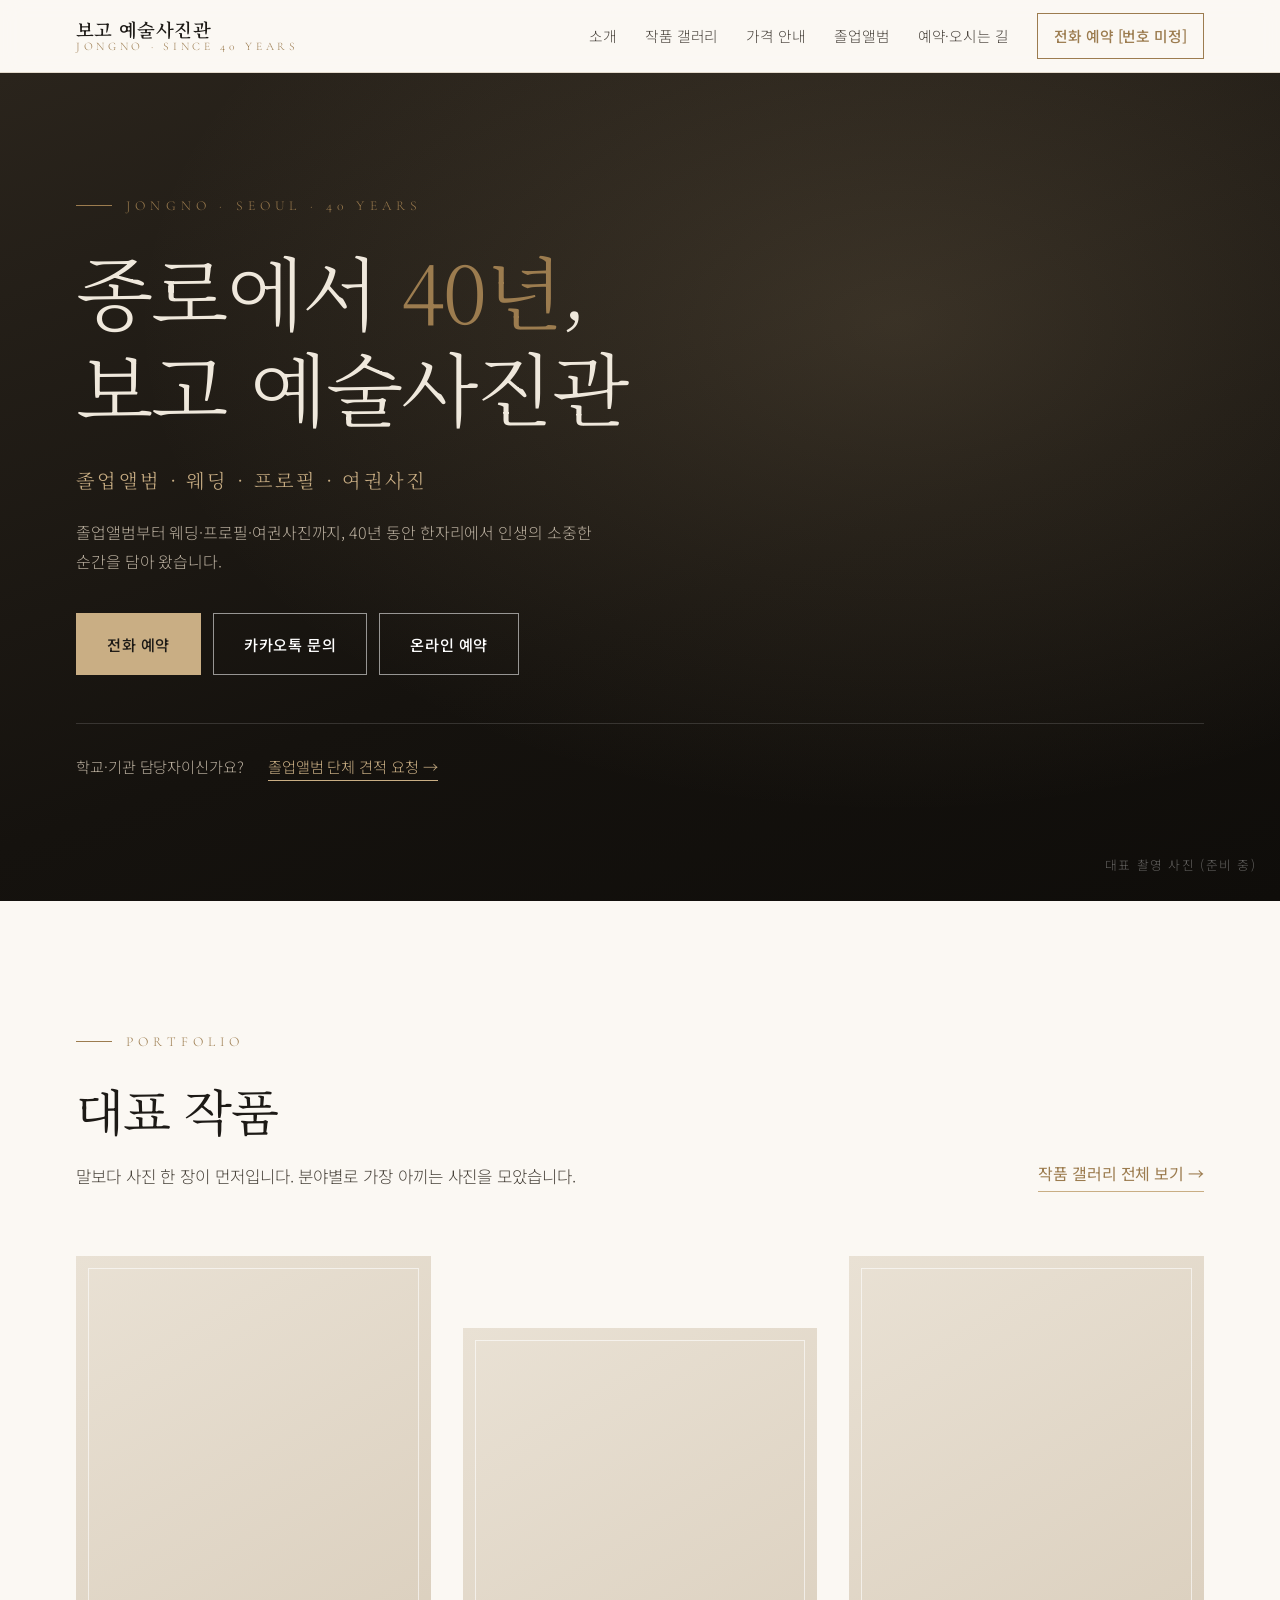
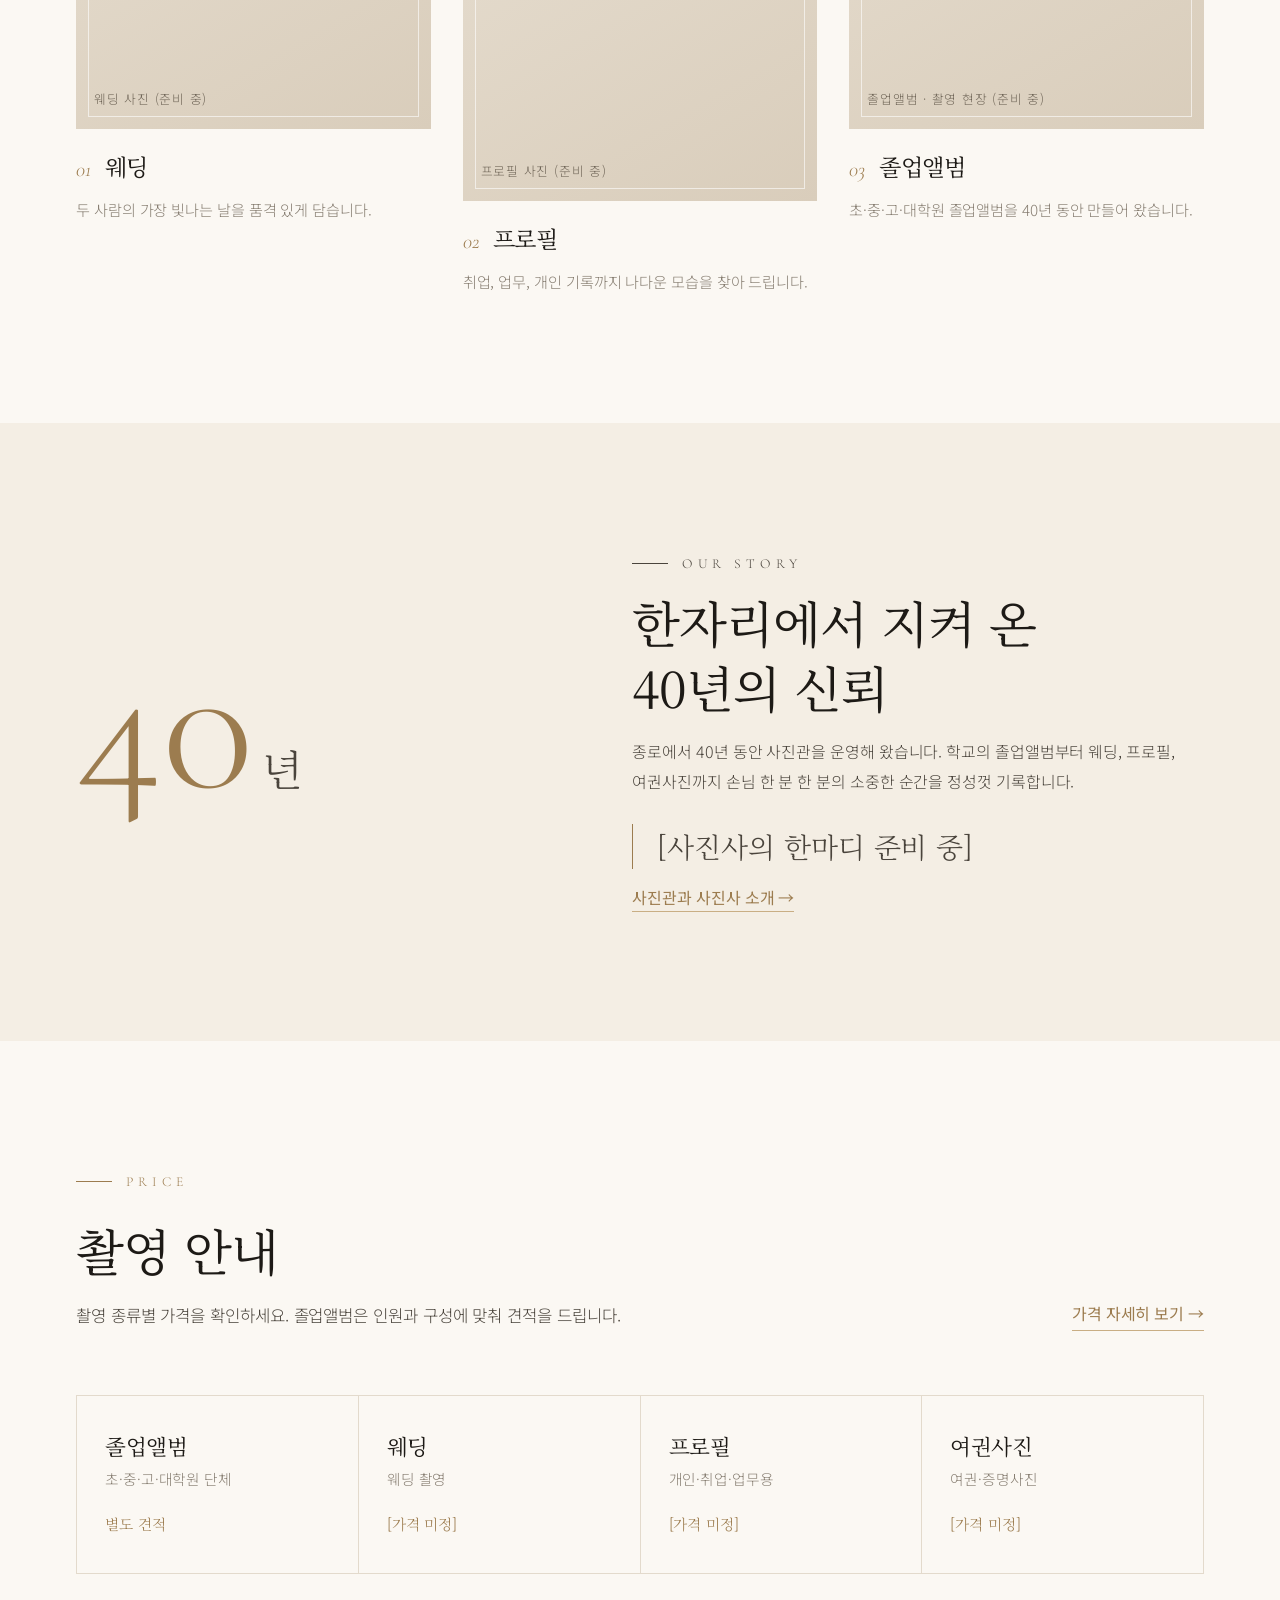
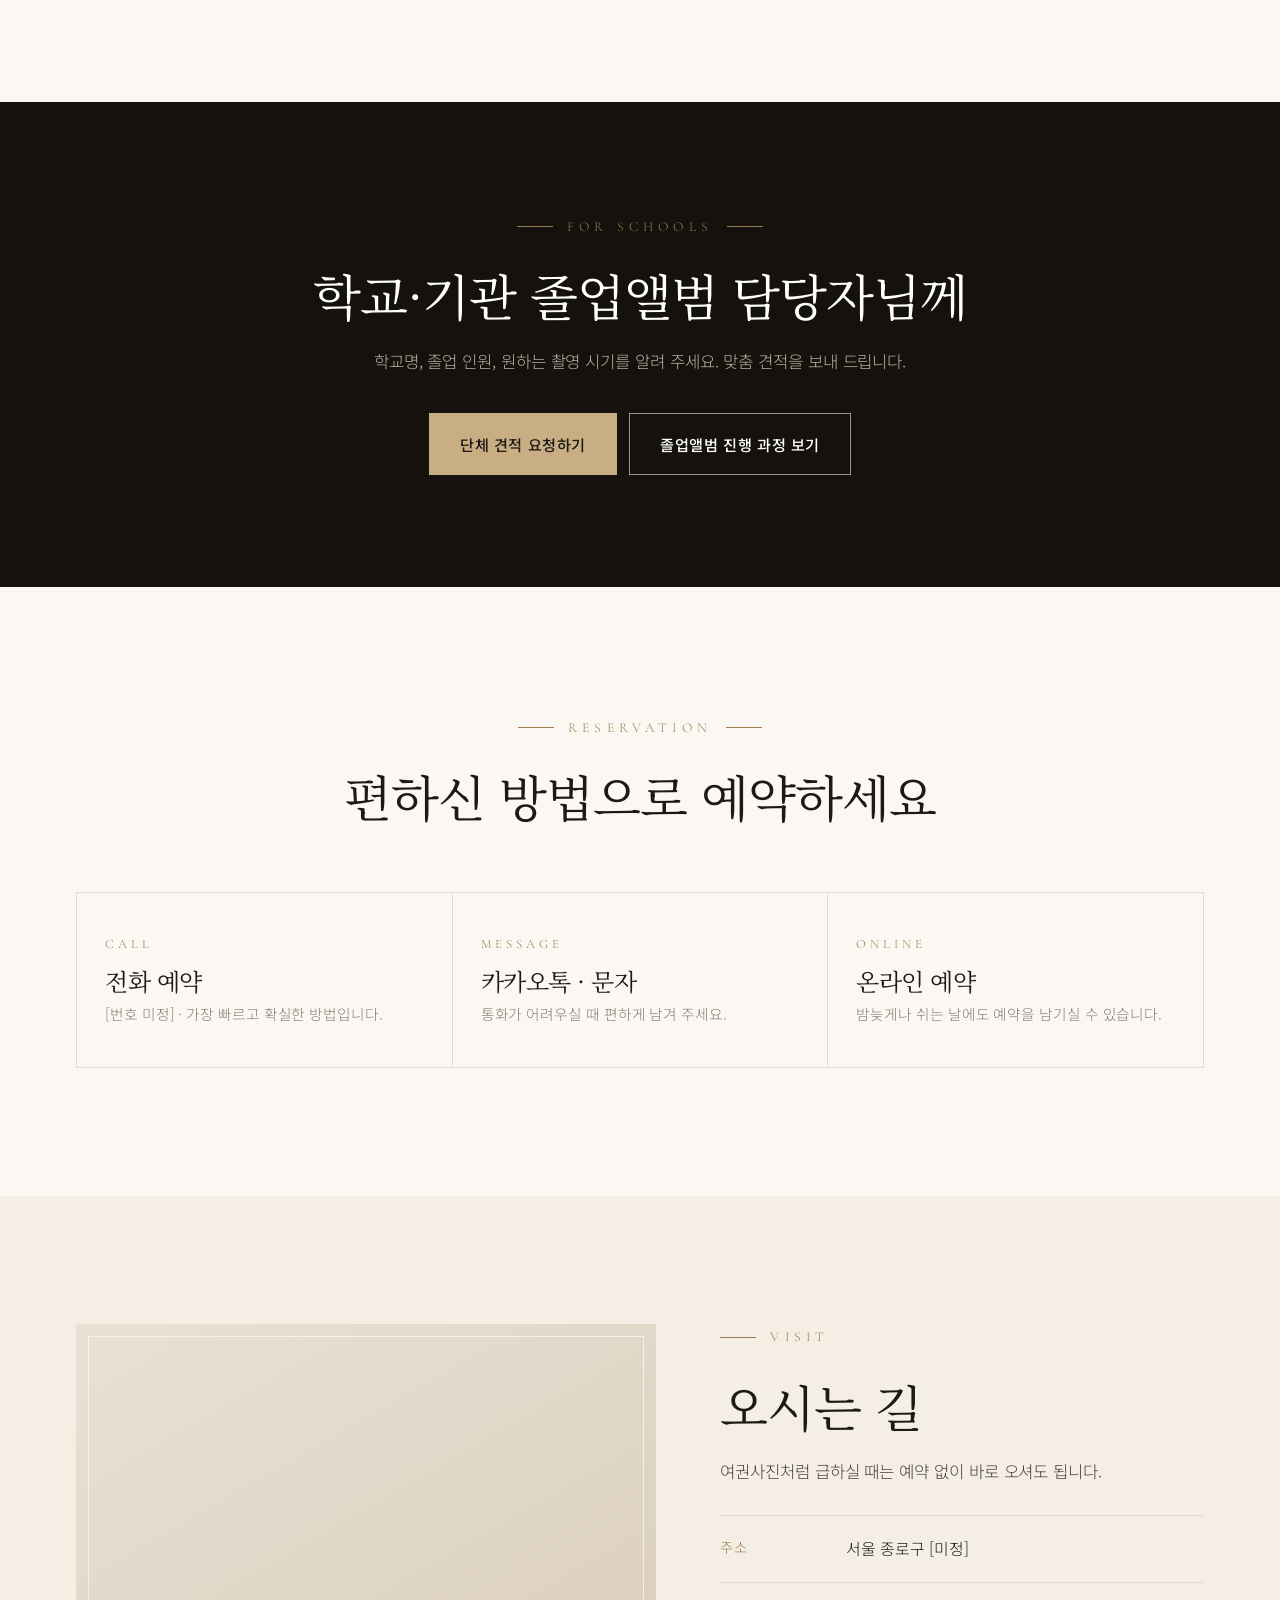
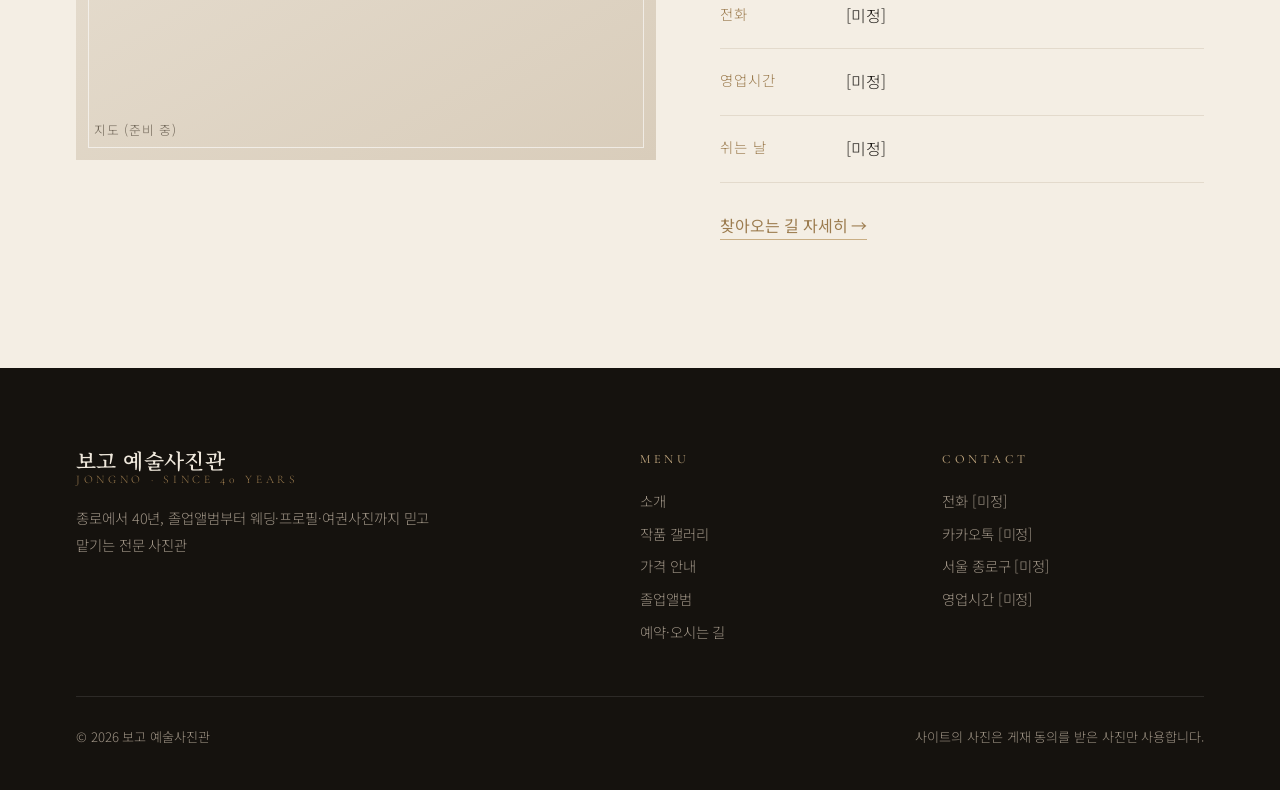
<file: index.html>
<!DOCTYPE html>
<html lang="ko">
<head>
  <meta charset="UTF-8">
  <meta name="viewport" content="width=device-width, initial-scale=1.0">
  <title>보고 예술사진관 | 종로 40년 사진관 · 졸업앨범 · 웨딩 · 프로필 · 여권사진</title>
  <meta name="description" content="종로에서 40년, 졸업앨범부터 웨딩·프로필·여권사진까지 믿고 맡기는 전문 사진관. 전화·카카오톡·온라인으로 예약하세요.">
  <link rel="preconnect" href="https://fonts.googleapis.com">
  <link rel="preconnect" href="https://fonts.gstatic.com" crossorigin>
  <link href="https://fonts.googleapis.com/css2?family=Cormorant+Garamond:ital,wght@0,300;0,400;1,300;1,400&family=Noto+Sans+KR:wght@300;400;500&family=Noto+Serif+KR:wght@300;400;600&display=swap" rel="stylesheet">
  <link rel="stylesheet" href="style.css">
  <script src="site.js"></script>
</head>
<body>

  <header class="site-header">
    <div class="wrap">
      <a href="index.html" class="brand"><span class="ko">보고 예술사진관</span><span class="en">Jongno · Since 40 years</span></a>
      <button type="button" class="menu-toggle" aria-expanded="false" aria-controls="menu">MENU</button>
      <nav class="menu" id="menu">
        <a href="about.html">소개</a>
        <a href="gallery.html">작품 갤러리</a>
        <a href="price.html">가격 안내</a>
        <a href="album.html">졸업앨범</a>
        <a href="contact.html">예약·오시는 길</a>
        <a href="tel:" class="call-top">전화 예약 [번호 미정]</a>
      </nav>
    </div>
  </header>

  <!-- 첫 화면 -->
  <section class="hero on-dark">
    <div class="frame"><span>대표 촬영 사진 (준비 중)</span></div>
    <div class="wrap">
      <p class="eyebrow reveal">Jongno · Seoul · 40 years</p>
      <h1 class="display reveal">종로에서 <em>40년</em>,<br>보고 예술사진관</h1>
      <p class="kinds reveal">졸업앨범 · 웨딩 · 프로필 · 여권사진</p>
      <p class="sub reveal">졸업앨범부터 웨딩·프로필·여권사진까지, 40년 동안 한자리에서 인생의 소중한 순간을 담아 왔습니다.</p>
      <div class="actions reveal">
        <a href="tel:" class="btn btn-gold">전화 예약</a>
        <a href="#" class="btn">카카오톡 문의</a>
        <a href="contact.html#booking" class="btn">온라인 예약</a>
      </div>
      <p class="group-line reveal">학교·기관 담당자이신가요? <a href="album.html#quote">졸업앨범 단체 견적 요청 →</a></p>
    </div>
  </section>

  <!-- 1. 대표 작품 -->
  <section class="section">
    <div class="wrap">
      <div class="section-head split reveal">
        <div>
          <p class="eyebrow">Portfolio</p>
          <h2 class="title">대표 작품</h2>
          <p class="lead">말보다 사진 한 장이 먼저입니다. 분야별로 가장 아끼는 사진을 모았습니다.</p>
        </div>
        <a href="gallery.html" class="text-link">작품 갤러리 전체 보기 →</a>
      </div>
      <div class="works">
        <a href="gallery.html#wedding" class="work reveal">
          <div class="ph tall"><span>웨딩 사진 (준비 중)</span></div>
          <div class="meta"><span class="num">01</span><h3>웨딩</h3></div>
          <p>두 사람의 가장 빛나는 날을 품격 있게 담습니다.</p>
        </a>
        <a href="gallery.html#profile" class="work reveal">
          <div class="ph tall"><span>프로필 사진 (준비 중)</span></div>
          <div class="meta"><span class="num">02</span><h3>프로필</h3></div>
          <p>취업, 업무, 개인 기록까지 나다운 모습을 찾아 드립니다.</p>
        </a>
        <a href="gallery.html#album" class="work reveal">
          <div class="ph tall"><span>졸업앨범 · 촬영 현장 (준비 중)</span></div>
          <div class="meta"><span class="num">03</span><h3>졸업앨범</h3></div>
          <p>초·중·고·대학원 졸업앨범을 40년 동안 만들어 왔습니다.</p>
        </a>
      </div>
    </div>
  </section>

  <!-- 2. 40년 경력과 사진사 -->
  <section class="section tone">
    <div class="wrap story">
      <div class="reveal">
        <p class="big-num">40<small>년</small></p>
      </div>
      <div class="reveal">
        <p class="eyebrow">Our story</p>
        <h2 class="title">한자리에서 지켜 온<br>40년의 신뢰</h2>
        <p>종로에서 40년 동안 사진관을 운영해 왔습니다. 학교의 졸업앨범부터 웨딩, 프로필, 여권사진까지 손님 한 분 한 분의 소중한 순간을 정성껏 기록합니다.</p>
        <p class="quote">[사진사의 한마디 준비 중]</p>
        <a href="about.html" class="text-link">사진관과 사진사 소개 →</a>
      </div>
    </div>
  </section>

  <!-- 3. 촬영 종류별 가격 -->
  <section class="section">
    <div class="wrap">
      <div class="section-head split reveal">
        <div>
          <p class="eyebrow">Price</p>
          <h2 class="title">촬영 안내</h2>
          <p class="lead">촬영 종류별 가격을 확인하세요. 졸업앨범은 인원과 구성에 맞춰 견적을 드립니다.</p>
        </div>
        <a href="price.html" class="text-link">가격 자세히 보기 →</a>
      </div>
      <div class="price-mini reveal">
        <div><h3>졸업앨범</h3><p>초·중·고·대학원 단체</p><p class="amount">별도 견적</p></div>
        <div><h3>웨딩</h3><p>웨딩 촬영</p><p class="amount">[가격 미정]</p></div>
        <div><h3>프로필</h3><p>개인·취업·업무용</p><p class="amount">[가격 미정]</p></div>
        <div><h3>여권사진</h3><p>여권·증명사진</p><p class="amount">[가격 미정]</p></div>
      </div>
    </div>
  </section>

  <!-- 학교·기관 단체 견적 -->
  <section class="band on-dark">
    <div class="wrap center reveal">
      <p class="eyebrow center">For schools</p>
      <h2 class="title">학교·기관 졸업앨범 담당자님께</h2>
      <p class="lead">학교명, 졸업 인원, 원하는 촬영 시기를 알려 주세요. 맞춤 견적을 보내 드립니다.</p>
      <div class="actions">
        <a href="album.html#quote" class="btn btn-gold">단체 견적 요청하기</a>
        <a href="album.html" class="btn">졸업앨범 진행 과정 보기</a>
      </div>
    </div>
  </section>

  <!-- 예약 방법 -->
  <section class="section">
    <div class="wrap">
      <div class="section-head center reveal">
        <p class="eyebrow center">Reservation</p>
        <h2 class="title">편하신 방법으로 예약하세요</h2>
      </div>
      <div class="contact-ways reveal">
        <a href="tel:"><p class="kind">Call</p><h3>전화 예약</h3><p>[번호 미정] · 가장 빠르고 확실한 방법입니다.</p></a>
        <a href="#"><p class="kind">Message</p><h3>카카오톡 · 문자</h3><p>통화가 어려우실 때 편하게 남겨 주세요.</p></a>
        <a href="contact.html#booking"><p class="kind">Online</p><h3>온라인 예약</h3><p>밤늦게나 쉬는 날에도 예약을 남기실 수 있습니다.</p></a>
      </div>
    </div>
  </section>

  <!-- 4. 위치와 영업시간 -->
  <section class="section tone">
    <div class="wrap visit">
      <div class="ph wide reveal"><span>지도 (준비 중)</span></div>
      <div class="reveal">
        <p class="eyebrow">Visit</p>
        <h2 class="title">오시는 길</h2>
        <p class="lead" style="margin-bottom:28px">여권사진처럼 급하실 때는 예약 없이 바로 오셔도 됩니다.</p>
        <dl class="info-list">
          <div><dt>주소</dt><dd>서울 종로구 [미정]</dd></div>
          <div><dt>전화</dt><dd>[미정]</dd></div>
          <div><dt>영업시간</dt><dd>[미정]</dd></div>
          <div><dt>쉬는 날</dt><dd>[미정]</dd></div>
        </dl>
        <p style="margin-top:28px"><a href="contact.html" class="text-link">찾아오는 길 자세히 →</a></p>
      </div>
    </div>
  </section>

  <footer class="site-footer">
    <div class="wrap">
      <div class="top">
        <div>
          <a href="index.html" class="brand"><span class="ko">보고 예술사진관</span><span class="en">Jongno · Since 40 years</span></a>
          <p>종로에서 40년, 졸업앨범부터 웨딩·프로필·여권사진까지 믿고 맡기는 전문 사진관</p>
        </div>
        <div>
          <h4>Menu</h4>
          <ul>
            <li><a href="about.html">소개</a></li>
            <li><a href="gallery.html">작품 갤러리</a></li>
            <li><a href="price.html">가격 안내</a></li>
            <li><a href="album.html">졸업앨범</a></li>
            <li><a href="contact.html">예약·오시는 길</a></li>
          </ul>
        </div>
        <div>
          <h4>Contact</h4>
          <ul>
            <li>전화 [미정]</li>
            <li>카카오톡 [미정]</li>
            <li>서울 종로구 [미정]</li>
            <li>영업시간 [미정]</li>
          </ul>
        </div>
      </div>
      <div class="bottom">
        <p>© 2026 보고 예술사진관</p>
        <p>사이트의 사진은 게재 동의를 받은 사진만 사용합니다.</p>
      </div>
    </div>
  </footer>

  <nav class="quick-bar" aria-label="빠른 연락">
    <a href="tel:" class="call">전화</a>
    <a href="sms:">문자</a>
    <a href="#" class="kakao">카카오톡</a>
  </nav>

</body>
</html>
</file>
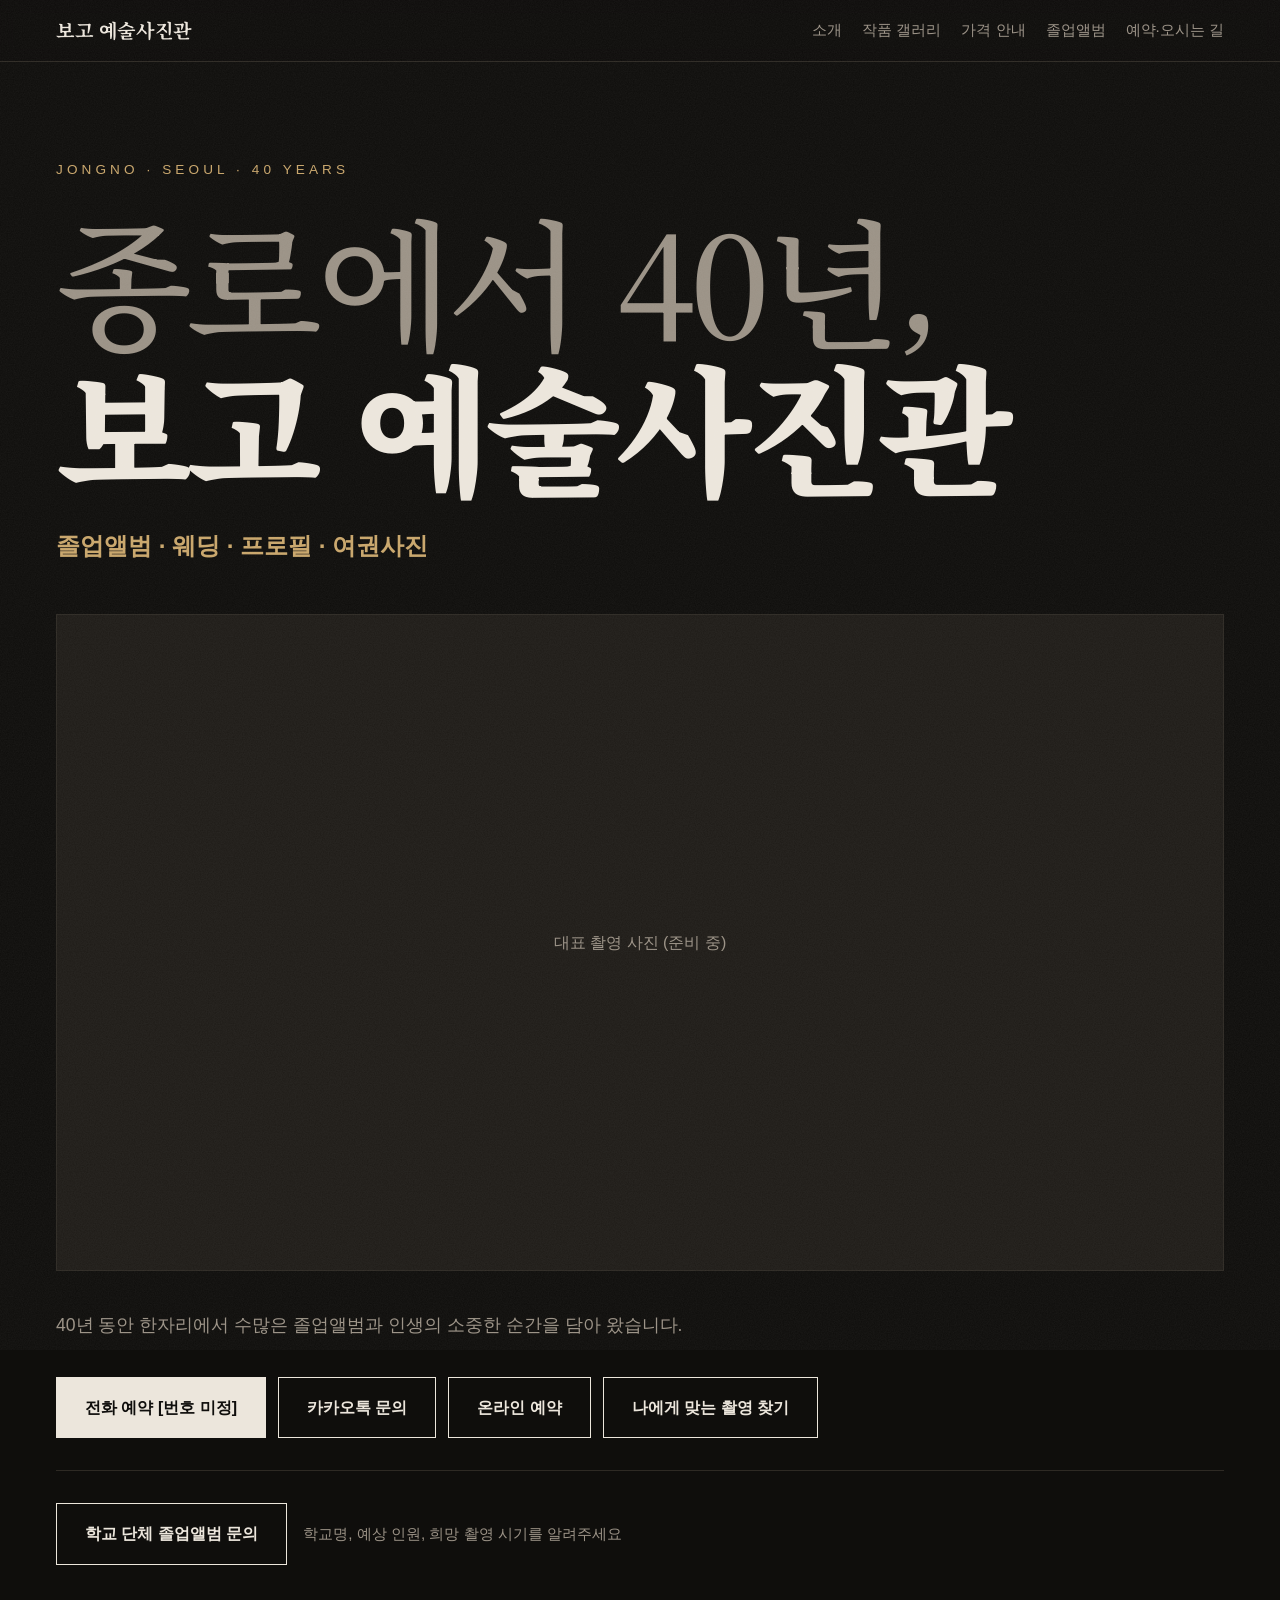
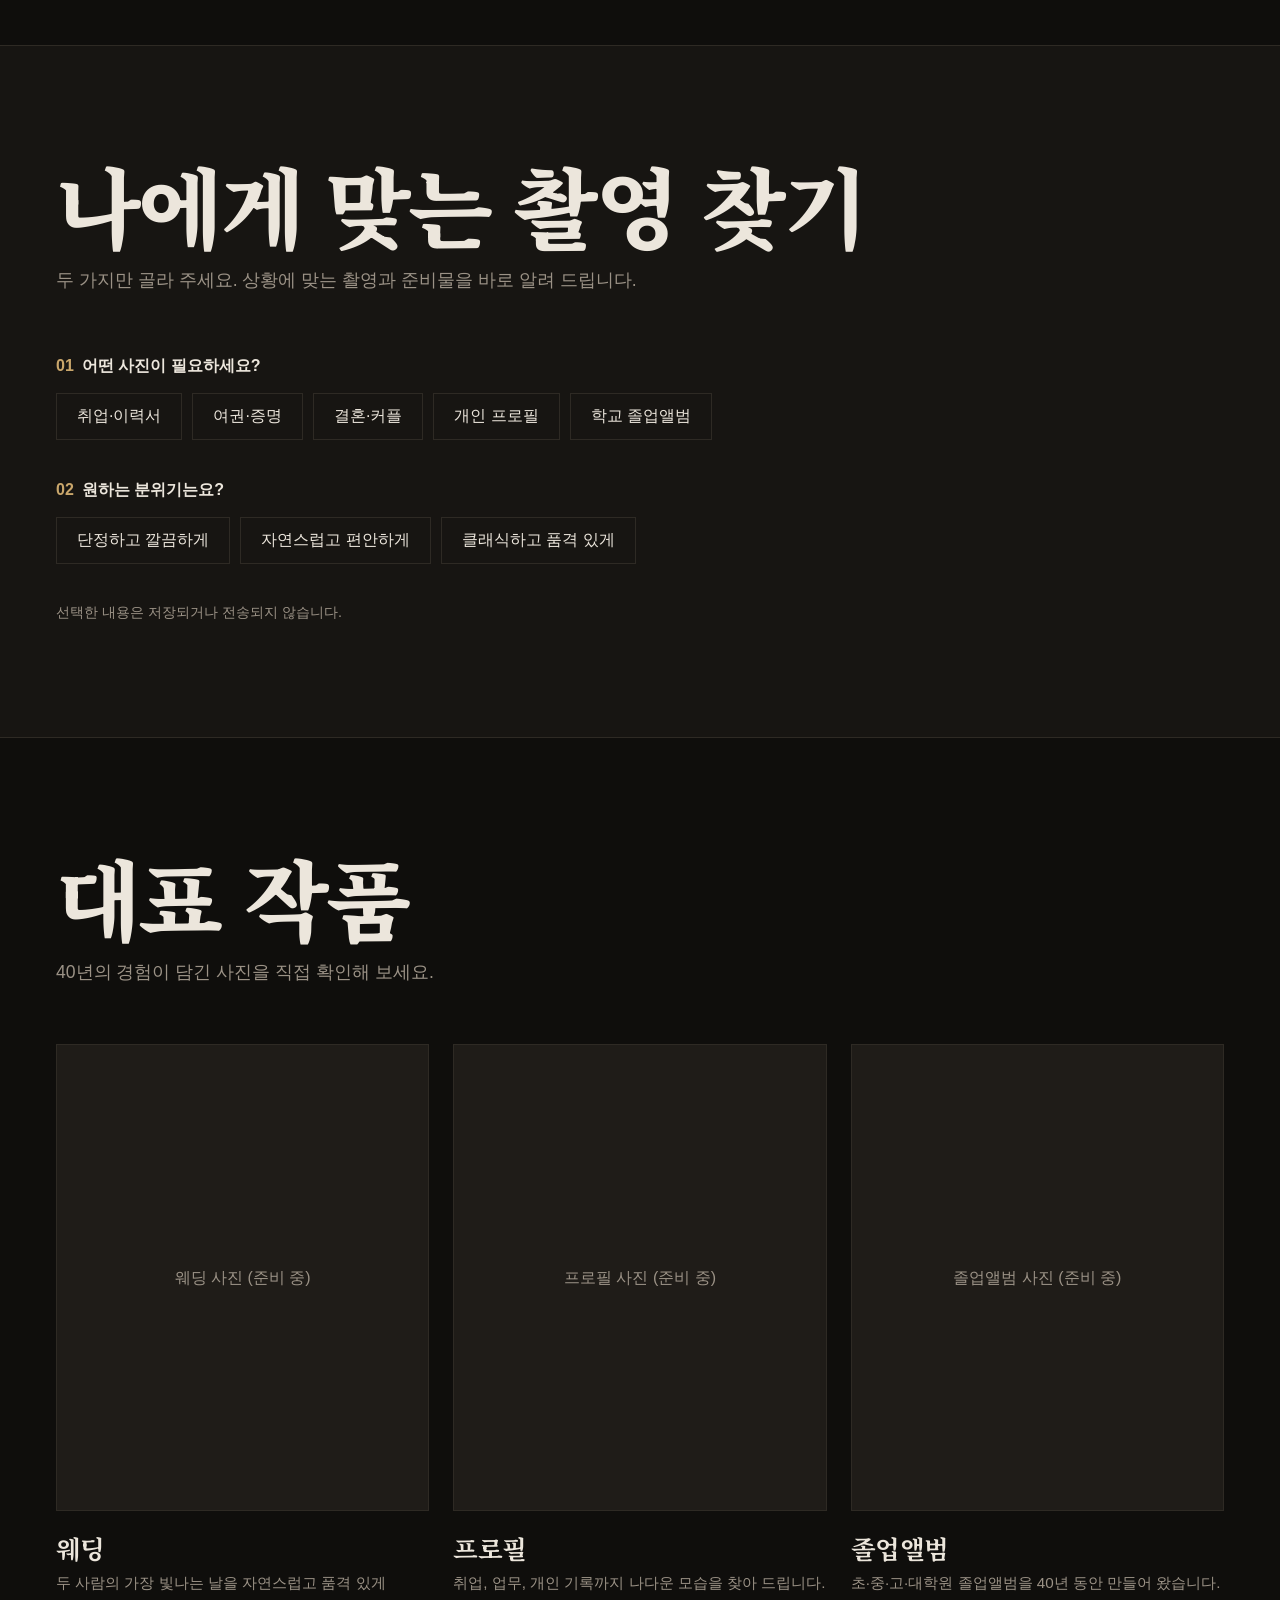
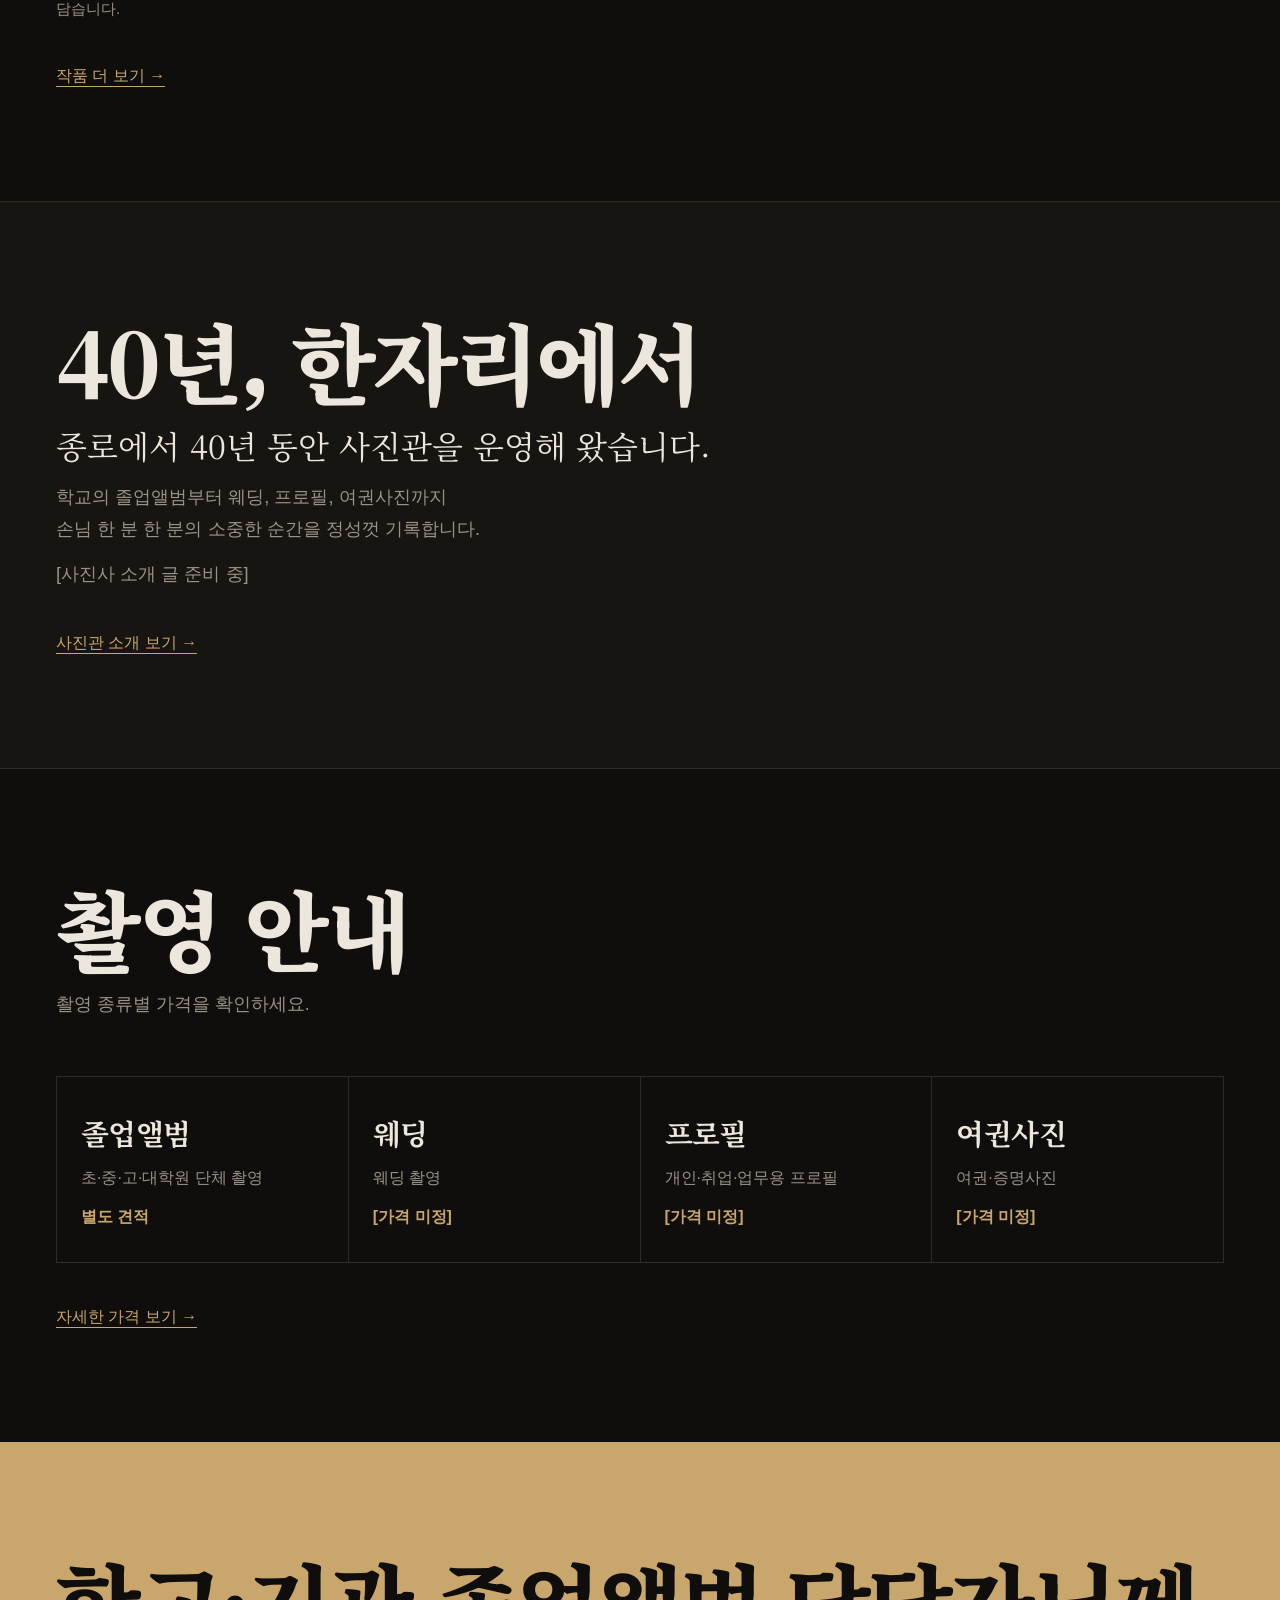
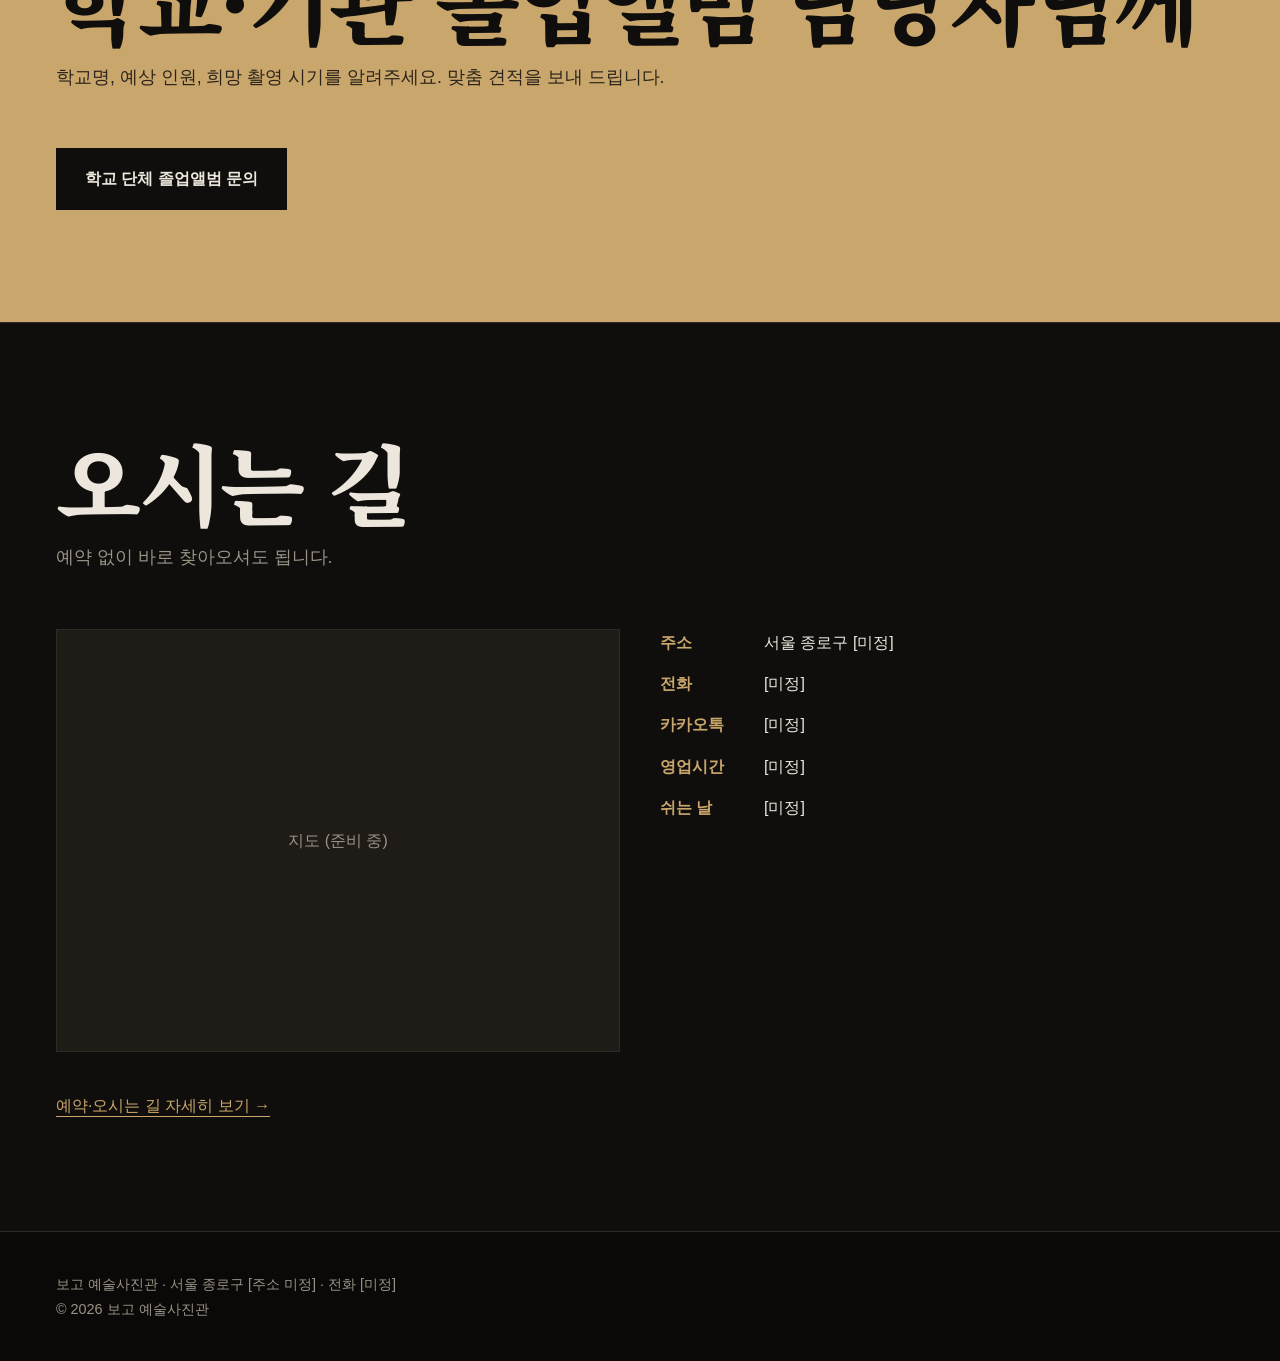
<file: trend/index.html>
<!DOCTYPE html>
<html lang="ko">
<head>
  <meta charset="UTF-8">
  <meta name="viewport" content="width=device-width, initial-scale=1.0">
  <title>보고 예술사진관 | 종로 40년 전문 사진관</title>
  <meta name="description" content="종로에서 40년, 졸업앨범부터 웨딩·프로필·여권사진까지 믿고 맡기는 전문 사진관">
  <link rel="preconnect" href="https://fonts.googleapis.com">
  <link rel="preconnect" href="https://fonts.gstatic.com" crossorigin>
  <link href="https://fonts.googleapis.com/css2?family=Noto+Serif+KR:wght@500;700;900&display=swap" rel="stylesheet">
  <link rel="stylesheet" href="style.css">
</head>
<body>

  <!-- 상단 메뉴 -->
  <header>
    <div class="wrap">
      <a href="index.html" class="logo">보고 예술사진관</a>
      <nav>
        <a href="about.html">소개</a>
        <a href="gallery.html">작품 갤러리</a>
        <a href="price.html">가격 안내</a>
        <a href="album.html">졸업앨범</a>
        <a href="contact.html">예약·오시는 길</a>
      </nav>
    </div>
  </header>

  <!-- 첫 화면: 핵심 문장과 예약 버튼 -->
  <div class="hero">
    <div class="wrap">
      <p class="eyebrow">JONGNO · SEOUL · 40 YEARS</p>
      <h1><span class="line soft">종로에서 40년,</span><span class="line">보고 예술사진관</span></h1>
      <p class="kinds">졸업앨범 · 웨딩 · 프로필 · 여권사진</p>
      <div class="hero-photo">대표 촬영 사진 (준비 중)</div>
      <p>40년 동안 한자리에서 수많은 졸업앨범과 인생의 소중한 순간을 담아 왔습니다.</p>
      <div class="buttons">
        <a href="tel:" class="btn btn-main">전화 예약 [번호 미정]</a>
        <a href="#" class="btn btn-sub">카카오톡 문의</a>
        <a href="contact.html" class="btn btn-sub">온라인 예약</a>
        <a href="#finder" class="btn btn-sub">나에게 맞는 촬영 찾기</a>
      </div>
      <div class="school">
        <a href="album.html" class="btn btn-sub">학교 단체 졸업앨범 문의</a>
        <span>학교명, 예상 인원, 희망 촬영 시기를 알려주세요</span>
      </div>
    </div>
  </div>

  <!-- 나에게 맞는 촬영 찾기: 선택형 개인화 추천 -->
  <section class="finder" id="finder">
    <div class="wrap">
      <h2>나에게 맞는 촬영 찾기</h2>
      <p class="lead">두 가지만 골라 주세요. 상황에 맞는 촬영과 준비물을 바로 알려 드립니다.</p>

      <div class="q">
        <p class="q-title"><b>01</b>어떤 사진이 필요하세요?</p>
        <div class="chips" data-q="purpose">
          <button type="button" class="chip" data-v="job" aria-pressed="false">취업·이력서</button>
          <button type="button" class="chip" data-v="passport" aria-pressed="false">여권·증명</button>
          <button type="button" class="chip" data-v="wedding" aria-pressed="false">결혼·커플</button>
          <button type="button" class="chip" data-v="profile" aria-pressed="false">개인 프로필</button>
          <button type="button" class="chip" data-v="school" aria-pressed="false">학교 졸업앨범</button>
        </div>
      </div>

      <div class="q">
        <p class="q-title"><b>02</b>원하는 분위기는요?</p>
        <div class="chips" data-q="mood">
          <button type="button" class="chip" data-v="neat" aria-pressed="false">단정하고 깔끔하게</button>
          <button type="button" class="chip" data-v="natural" aria-pressed="false">자연스럽고 편안하게</button>
          <button type="button" class="chip" data-v="classic" aria-pressed="false">클래식하고 품격 있게</button>
        </div>
      </div>

      <div class="result" id="finder-result" aria-live="polite">
        <p class="tag">추천 촬영</p>
        <h3 id="r-title"></h3>
        <p id="r-desc"></p>
        <ul id="r-tips"></ul>
        <div class="buttons">
          <a id="r-cta" href="contact.html" class="btn btn-main">이 촬영으로 예약하기</a>
          <a href="price.html" class="btn btn-sub">가격 보기</a>
        </div>
      </div>
      <p class="hint">선택한 내용은 저장되거나 전송되지 않습니다.</p>
    </div>
  </section>

  <script>
    (function () {
      var picks = {};
      var plans = {
        job:      { title: "취업 프로필 촬영", desc: "면접관에게 신뢰를 주는 첫인상을 만듭니다.", tips: ["흰 셔츠나 단색 재킷을 준비하세요", "이력서 규격 사이즈로 보정·인화해 드립니다", "원본 파일도 함께 받아 가실 수 있습니다"], cta: "contact.html" },
        passport: { title: "여권·증명사진", desc: "규정에 맞게 바로 찍고 바로 받아 가세요.", tips: ["귀와 이마가 드러나도록 준비하세요", "흰 배경 규정에 맞춰 촬영합니다", "예약 없이 방문해도 됩니다"], cta: "contact.html" },
        wedding:  { title: "웨딩 촬영", desc: "두 사람의 가장 빛나는 날을 오래 남깁니다.", tips: ["원하는 사진 예시를 미리 보내 주세요", "의상·소품은 상담 때 함께 정합니다", "촬영 일정은 최소 2주 전 예약을 권합니다"], cta: "contact.html" },
        profile:  { title: "개인 프로필 촬영", desc: "업무용부터 기념 기록까지, 나다운 모습을 찾습니다.", tips: ["의상 2~3벌을 준비하면 좋습니다", "사용할 곳(SNS·명함·홈페이지)을 알려 주세요", "여러 컷 중 직접 골라 보정해 드립니다"], cta: "contact.html" },
        school:   { title: "학교 단체 졸업앨범", desc: "40년 동안 만들어 온 졸업앨범, 맞춤 견적으로 안내합니다.", tips: ["학교명과 예상 인원을 알려 주세요", "희망 촬영 시기를 정해 주시면 일정을 맞춥니다", "개인·단체·행사 촬영을 함께 진행합니다"], cta: "album.html" }
      };
      var moods = {
        neat: "단정하고 깔끔한 분위기로, 밝은 조명과 정돈된 배경에서 촬영합니다.",
        natural: "자연스럽고 편안한 분위기로, 대화하며 긴장을 풀고 촬영합니다.",
        classic: "클래식하고 품격 있는 분위기로, 깊은 조명과 차분한 색감으로 촬영합니다."
      };
      function render() {
        if (!picks.purpose) return;
        var p = plans[picks.purpose];
        document.getElementById("r-title").textContent = p.title;
        document.getElementById("r-desc").textContent = p.desc + (picks.mood ? " " + moods[picks.mood] : "");
        var ul = document.getElementById("r-tips");
        ul.innerHTML = "";
        p.tips.forEach(function (t) { var li = document.createElement("li"); li.textContent = t; ul.appendChild(li); });
        document.getElementById("r-cta").href = p.cta;
        document.getElementById("finder-result").classList.add("show");
      }
      document.querySelectorAll("#finder .chips").forEach(function (group) {
        group.addEventListener("click", function (e) {
          var btn = e.target.closest(".chip");
          if (!btn) return;
          group.querySelectorAll(".chip").forEach(function (c) { c.setAttribute("aria-pressed", c === btn ? "true" : "false"); });
          picks[group.dataset.q] = btn.dataset.v;
          render();
        });
      });
    })();
  </script>

  <!-- 1. 대표 작품 -->
  <section>
    <div class="wrap">
      <h2>대표 작품</h2>
      <p class="lead">40년의 경험이 담긴 사진을 직접 확인해 보세요.</p>
      <div class="grid">
        <div class="card">
          <div class="photo">웨딩 사진 (준비 중)</div>
          <h3>웨딩</h3>
          <p>두 사람의 가장 빛나는 날을 자연스럽고 품격 있게 담습니다.</p>
        </div>
        <div class="card">
          <div class="photo">프로필 사진 (준비 중)</div>
          <h3>프로필</h3>
          <p>취업, 업무, 개인 기록까지 나다운 모습을 찾아 드립니다.</p>
        </div>
        <div class="card">
          <div class="photo">졸업앨범 사진 (준비 중)</div>
          <h3>졸업앨범</h3>
          <p>초·중·고·대학원 졸업앨범을 40년 동안 만들어 왔습니다.</p>
        </div>
      </div>
      <p class="more"><a href="gallery.html">작품 더 보기 →</a></p>
    </div>
  </section>

  <!-- 2. 40년 경력과 사진사 소개 -->
  <section class="about">
    <div class="wrap">
      <h2>40년, 한자리에서</h2>
      <div class="about-box">
        <p>종로에서 40년 동안 사진관을 운영해 왔습니다.</p>
        <p>학교의 졸업앨범부터 웨딩, 프로필, 여권사진까지<br>손님 한 분 한 분의 소중한 순간을 정성껏 기록합니다.</p>
        <p>[사진사 소개 글 준비 중]</p>
      </div>
      <p class="more"><a href="about.html">사진관 소개 보기 →</a></p>
    </div>
  </section>

  <!-- 3. 촬영 종류별 가격 -->
  <section>
    <div class="wrap">
      <h2>촬영 안내</h2>
      <p class="lead">촬영 종류별 가격을 확인하세요.</p>
      <div class="services">
        <div class="service">
          <h3>졸업앨범</h3>
          <p>초·중·고·대학원 단체 촬영</p>
          <p class="price">별도 견적</p>
        </div>
        <div class="service">
          <h3>웨딩</h3>
          <p>웨딩 촬영</p>
          <p class="price">[가격 미정]</p>
        </div>
        <div class="service">
          <h3>프로필</h3>
          <p>개인·취업·업무용 프로필</p>
          <p class="price">[가격 미정]</p>
        </div>
        <div class="service">
          <h3>여권사진</h3>
          <p>여권·증명사진</p>
          <p class="price">[가격 미정]</p>
        </div>
      </div>
      <p class="more"><a href="price.html">자세한 가격 보기 →</a></p>
    </div>
  </section>

  <!-- 학교·기관 단체 견적 -->
  <section class="group">
    <div class="wrap">
      <h2>학교·기관 졸업앨범 담당자님께</h2>
      <p class="lead">학교명, 예상 인원, 희망 촬영 시기를 알려주세요. 맞춤 견적을 보내 드립니다.</p>
      <div class="buttons">
        <a href="album.html" class="btn">학교 단체 졸업앨범 문의</a>
      </div>
    </div>
  </section>

  <!-- 4. 위치와 영업시간 -->
  <section>
    <div class="wrap">
      <h2>오시는 길</h2>
      <p class="lead">예약 없이 바로 찾아오셔도 됩니다.</p>
      <div class="info">
        <div class="map">지도 (준비 중)</div>
        <dl>
          <dt>주소</dt><dd>서울 종로구 [미정]</dd>
          <dt>전화</dt><dd>[미정]</dd>
          <dt>카카오톡</dt><dd>[미정]</dd>
          <dt>영업시간</dt><dd>[미정]</dd>
          <dt>쉬는 날</dt><dd>[미정]</dd>
        </dl>
      </div>
      <p class="more"><a href="contact.html">예약·오시는 길 자세히 보기 →</a></p>
    </div>
  </section>

  <footer>
    <div class="wrap">
      <p>보고 예술사진관 · 서울 종로구 [주소 미정] · 전화 [미정]</p>
      <p>© 2026 보고 예술사진관</p>
    </div>
  </footer>

  <!-- 휴대폰에서만 보이는 하단 버튼 -->
  <div class="mobile-bar">
    <a href="tel:" class="call">전화 예약</a>
    <a href="#" class="kakao">카카오톡 문의</a>
  </div>

</body>
</html>
</file>
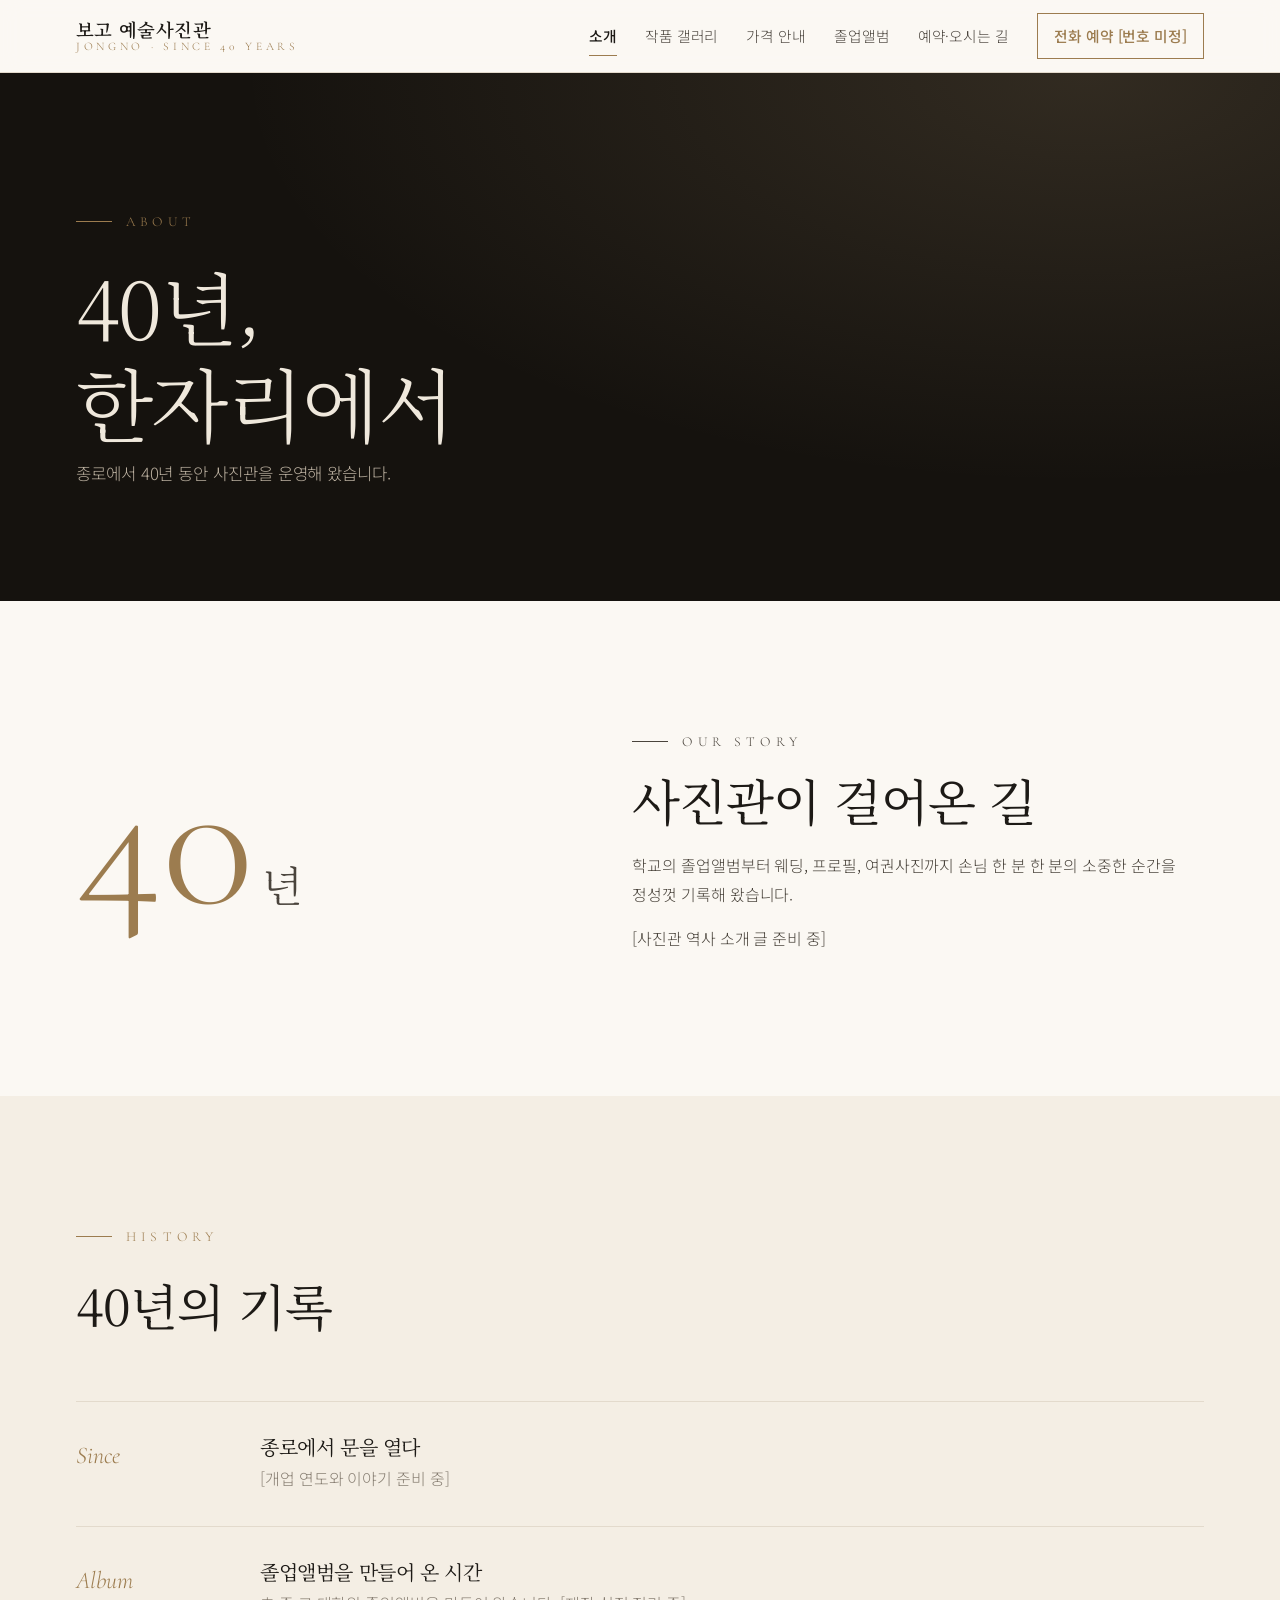
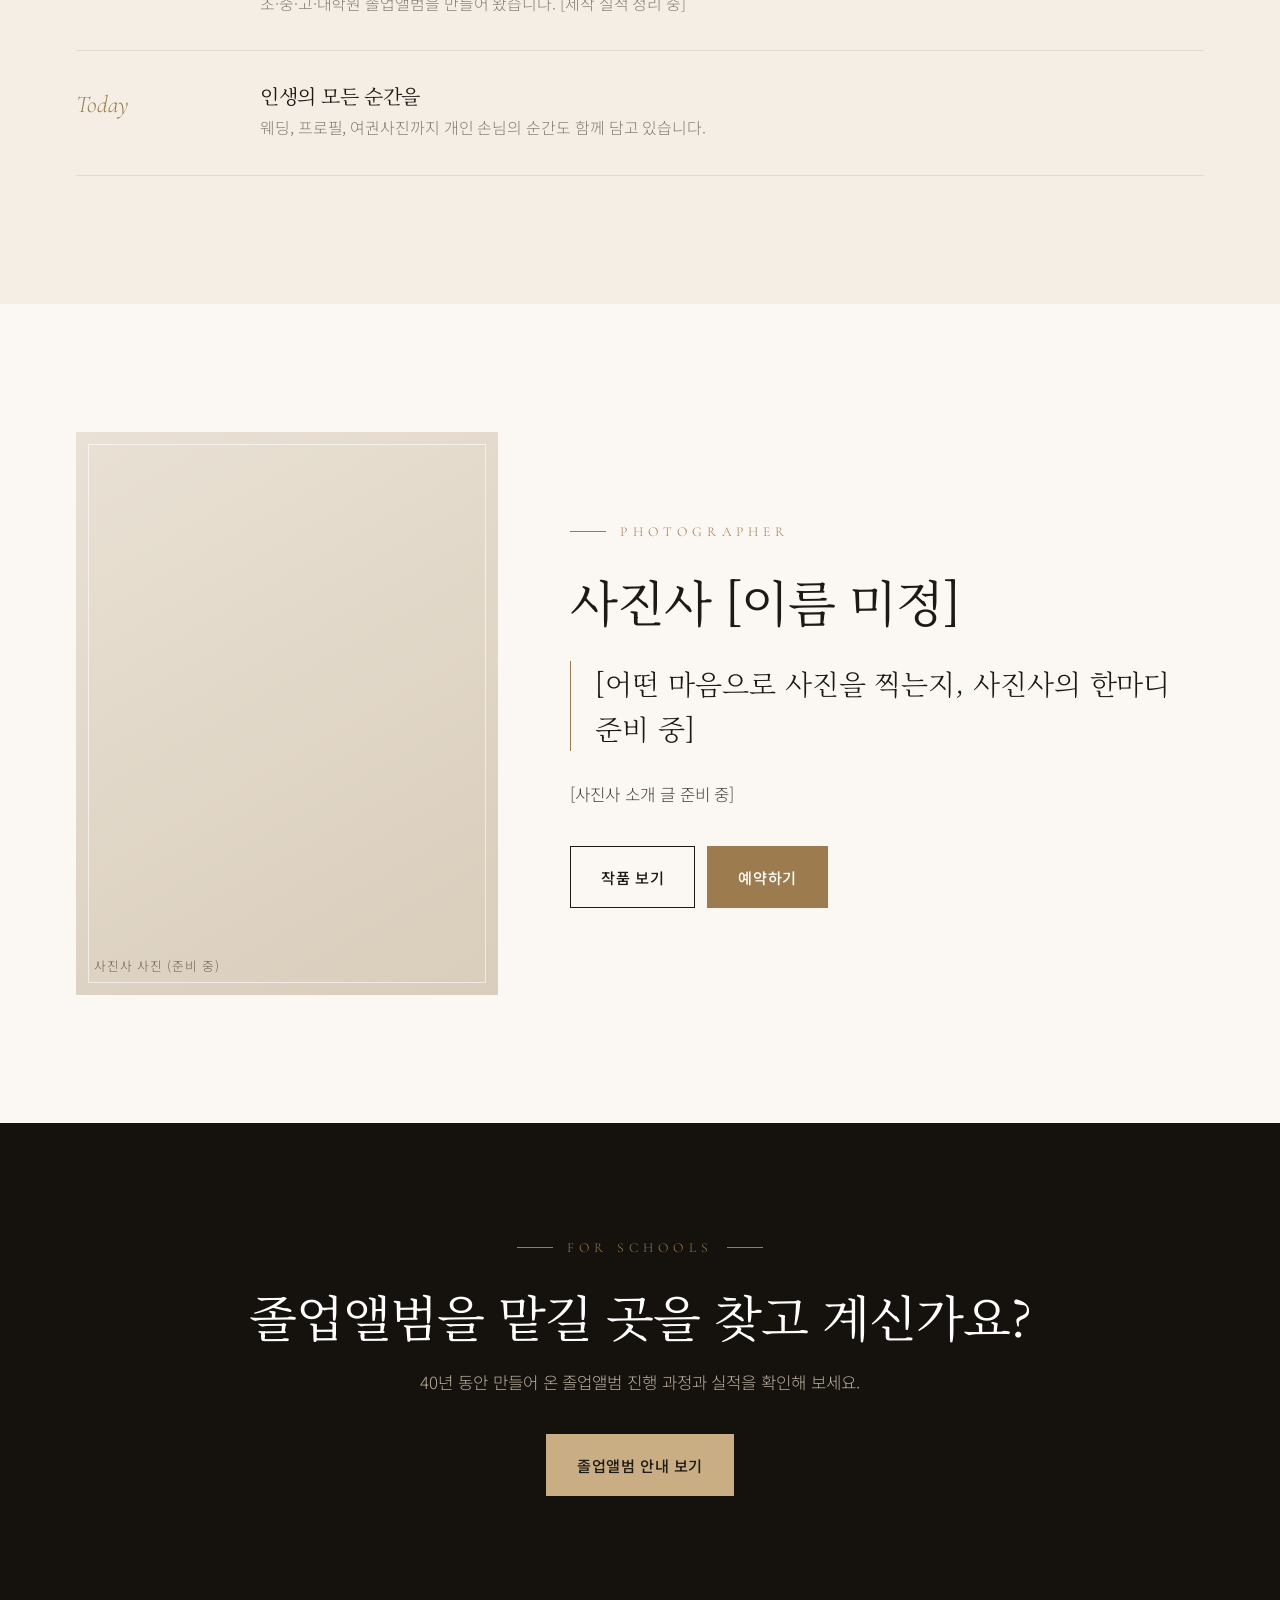
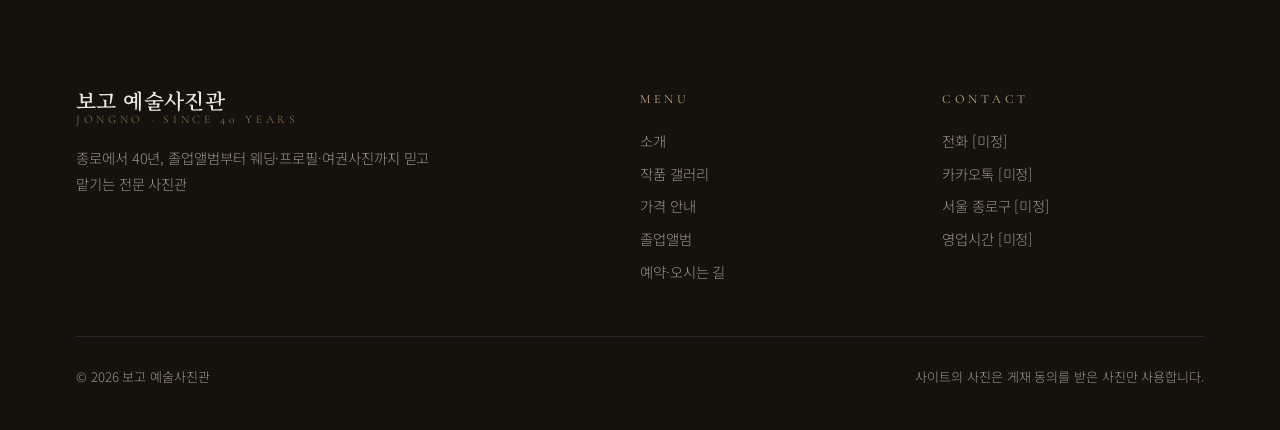
<file: about.html>
<!DOCTYPE html>
<html lang="ko">
<head>
  <meta charset="UTF-8">
  <meta name="viewport" content="width=device-width, initial-scale=1.0">
  <title>소개 | 보고 예술사진관 · 종로 40년 사진관</title>
  <meta name="description" content="종로에서 40년, 보고 예술사진관의 역사와 사진사를 소개합니다.">
  <link rel="preconnect" href="https://fonts.googleapis.com">
  <link rel="preconnect" href="https://fonts.gstatic.com" crossorigin>
  <link href="https://fonts.googleapis.com/css2?family=Cormorant+Garamond:ital,wght@0,300;0,400;1,300;1,400&family=Noto+Sans+KR:wght@300;400;500&family=Noto+Serif+KR:wght@300;400;600&display=swap" rel="stylesheet">
  <link rel="stylesheet" href="style.css">
  <script src="site.js"></script>
</head>
<body>

  <header class="site-header">
    <div class="wrap">
      <a href="index.html" class="brand"><span class="ko">보고 예술사진관</span><span class="en">Jongno · Since 40 years</span></a>
      <button type="button" class="menu-toggle" aria-expanded="false" aria-controls="menu">MENU</button>
      <nav class="menu" id="menu">
        <a href="about.html" class="current">소개</a>
        <a href="gallery.html">작품 갤러리</a>
        <a href="price.html">가격 안내</a>
        <a href="album.html">졸업앨범</a>
        <a href="contact.html">예약·오시는 길</a>
        <a href="tel:" class="call-top">전화 예약 [번호 미정]</a>
      </nav>
    </div>
  </header>

  <section class="page-hero">
    <div class="wrap">
      <p class="eyebrow reveal">About</p>
      <h1 class="display reveal">40년,<br>한자리에서</h1>
      <p class="lead reveal">종로에서 40년 동안 사진관을 운영해 왔습니다.</p>
    </div>
  </section>

  <section class="section">
    <div class="wrap story">
      <div class="reveal"><p class="big-num">40<small>년</small></p></div>
      <div class="reveal">
        <p class="eyebrow">Our story</p>
        <h2 class="title">사진관이 걸어온 길</h2>
        <p>학교의 졸업앨범부터 웨딩, 프로필, 여권사진까지 손님 한 분 한 분의 소중한 순간을 정성껏 기록해 왔습니다.</p>
        <p>[사진관 역사 소개 글 준비 중]</p>
      </div>
    </div>
  </section>

  <section class="section tone">
    <div class="wrap">
      <div class="section-head reveal">
        <p class="eyebrow">History</p>
        <h2 class="title">40년의 기록</h2>
      </div>
      <ol class="timeline reveal">
        <li><p class="when">Since</p><div><h3>종로에서 문을 열다</h3><p>[개업 연도와 이야기 준비 중]</p></div></li>
        <li><p class="when">Album</p><div><h3>졸업앨범을 만들어 온 시간</h3><p>초·중·고·대학원 졸업앨범을 만들어 왔습니다. [제작 실적 정리 중]</p></div></li>
        <li><p class="when">Today</p><div><h3>인생의 모든 순간을</h3><p>웨딩, 프로필, 여권사진까지 개인 손님의 순간도 함께 담고 있습니다.</p></div></li>
      </ol>
    </div>
  </section>

  <section class="section">
    <div class="wrap profile">
      <div class="ph tall reveal"><span>사진사 사진 (준비 중)</span></div>
      <div class="reveal">
        <p class="eyebrow">Photographer</p>
        <h2 class="title">사진사 [이름 미정]</h2>
        <p class="quote">[어떤 마음으로 사진을 찍는지, 사진사의 한마디 준비 중]</p>
        <p class="lead">[사진사 소개 글 준비 중]</p>
        <div class="actions">
          <a href="gallery.html" class="btn">작품 보기</a>
          <a href="contact.html#booking" class="btn btn-gold">예약하기</a>
        </div>
      </div>
    </div>
  </section>

  <section class="band on-dark">
    <div class="wrap center reveal">
      <p class="eyebrow center">For schools</p>
      <h2 class="title">졸업앨범을 맡길 곳을 찾고 계신가요?</h2>
      <p class="lead">40년 동안 만들어 온 졸업앨범 진행 과정과 실적을 확인해 보세요.</p>
      <div class="actions"><a href="album.html" class="btn btn-gold">졸업앨범 안내 보기</a></div>
    </div>
  </section>

  <footer class="site-footer">
    <div class="wrap">
      <div class="top">
        <div>
          <a href="index.html" class="brand"><span class="ko">보고 예술사진관</span><span class="en">Jongno · Since 40 years</span></a>
          <p>종로에서 40년, 졸업앨범부터 웨딩·프로필·여권사진까지 믿고 맡기는 전문 사진관</p>
        </div>
        <div>
          <h4>Menu</h4>
          <ul>
            <li><a href="about.html">소개</a></li>
            <li><a href="gallery.html">작품 갤러리</a></li>
            <li><a href="price.html">가격 안내</a></li>
            <li><a href="album.html">졸업앨범</a></li>
            <li><a href="contact.html">예약·오시는 길</a></li>
          </ul>
        </div>
        <div>
          <h4>Contact</h4>
          <ul>
            <li>전화 [미정]</li>
            <li>카카오톡 [미정]</li>
            <li>서울 종로구 [미정]</li>
            <li>영업시간 [미정]</li>
          </ul>
        </div>
      </div>
      <div class="bottom">
        <p>© 2026 보고 예술사진관</p>
        <p>사이트의 사진은 게재 동의를 받은 사진만 사용합니다.</p>
      </div>
    </div>
  </footer>

  <nav class="quick-bar" aria-label="빠른 연락">
    <a href="tel:" class="call">전화</a>
    <a href="sms:">문자</a>
    <a href="#" class="kakao">카카오톡</a>
  </nav>

</body>
</html>
</file>
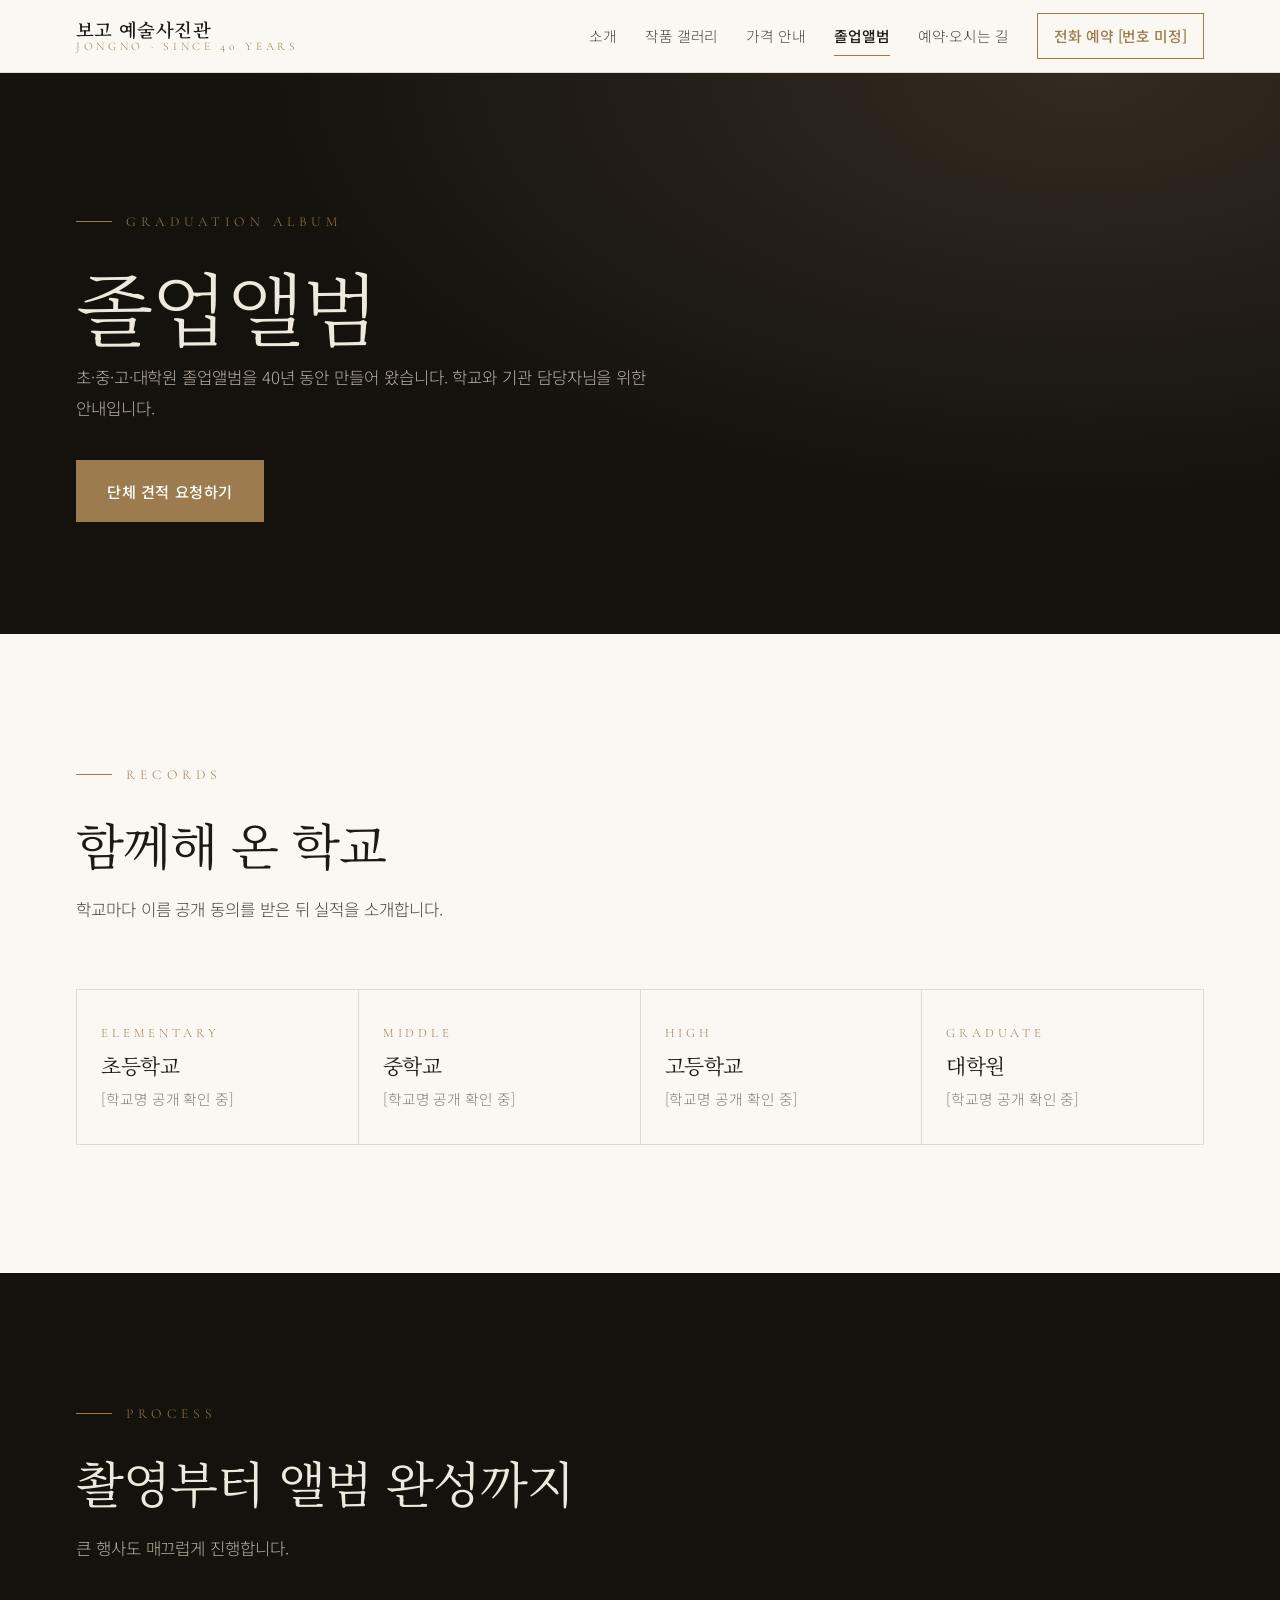
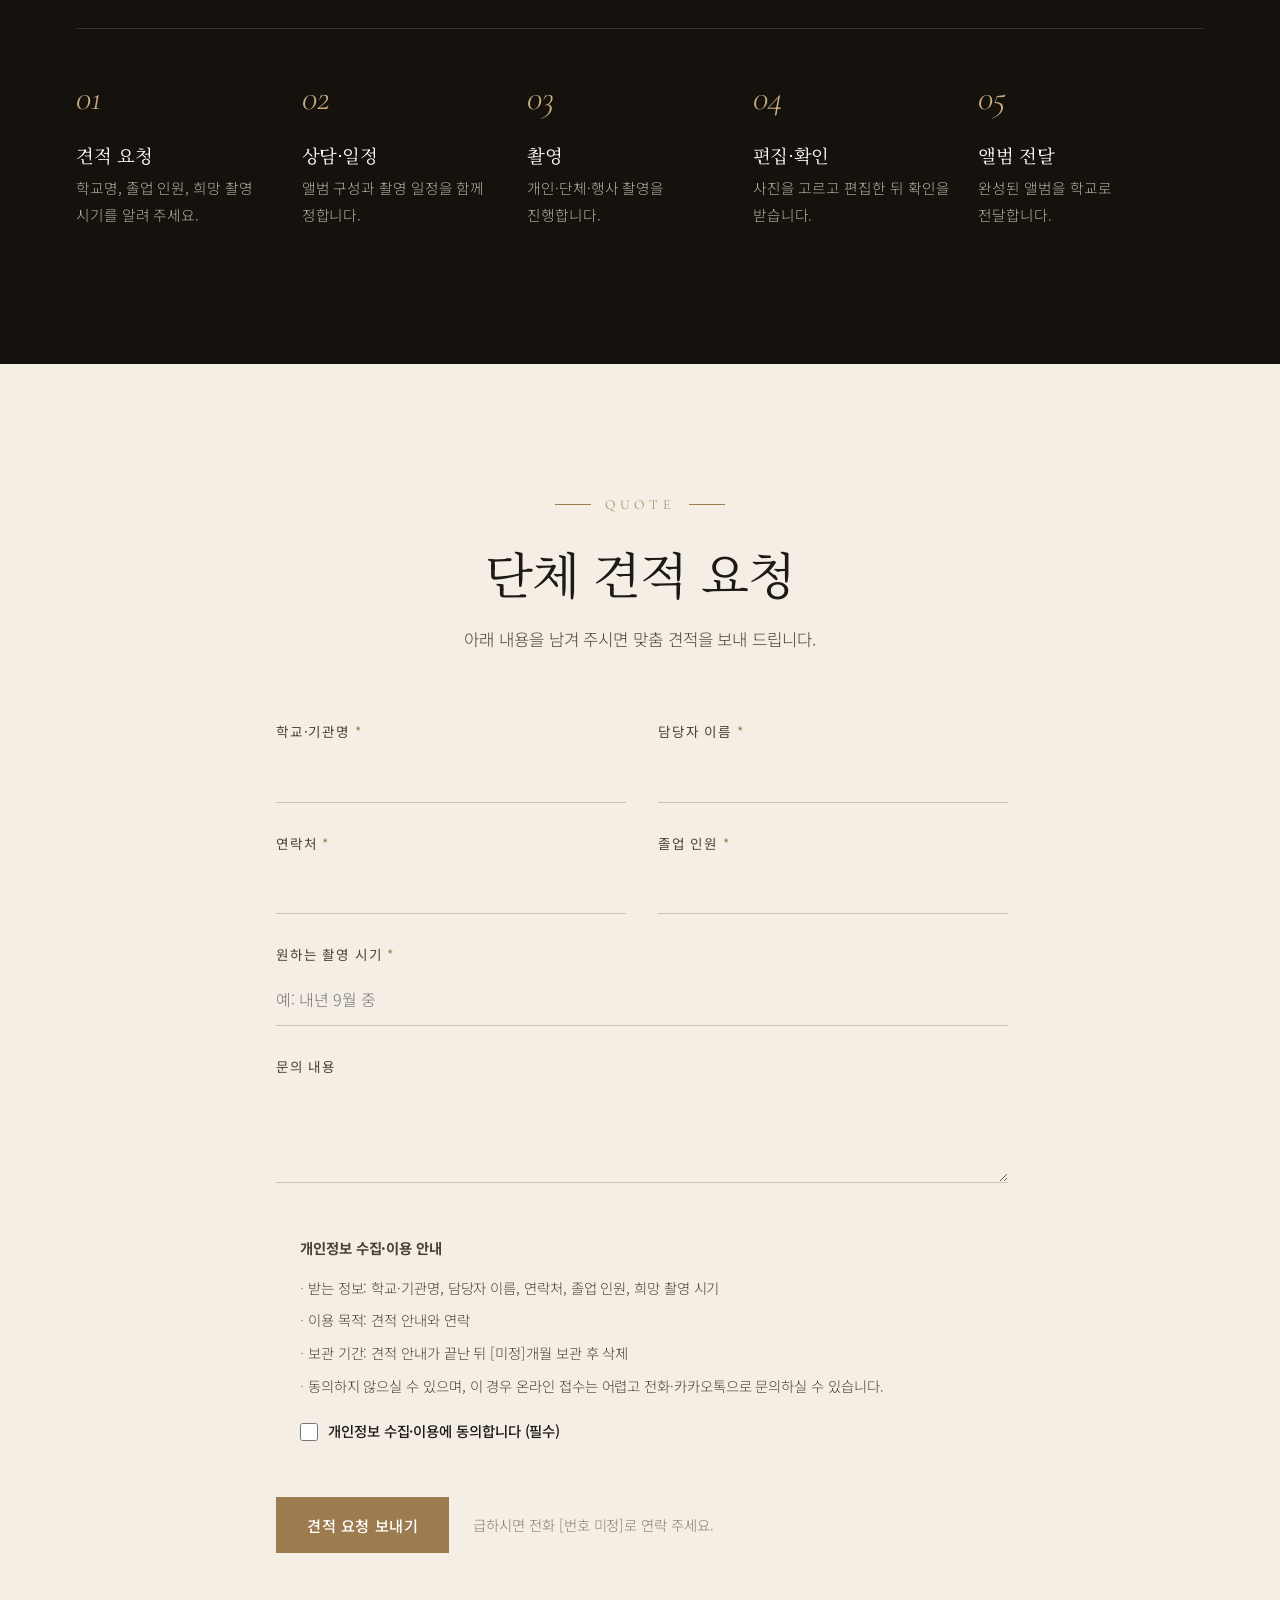
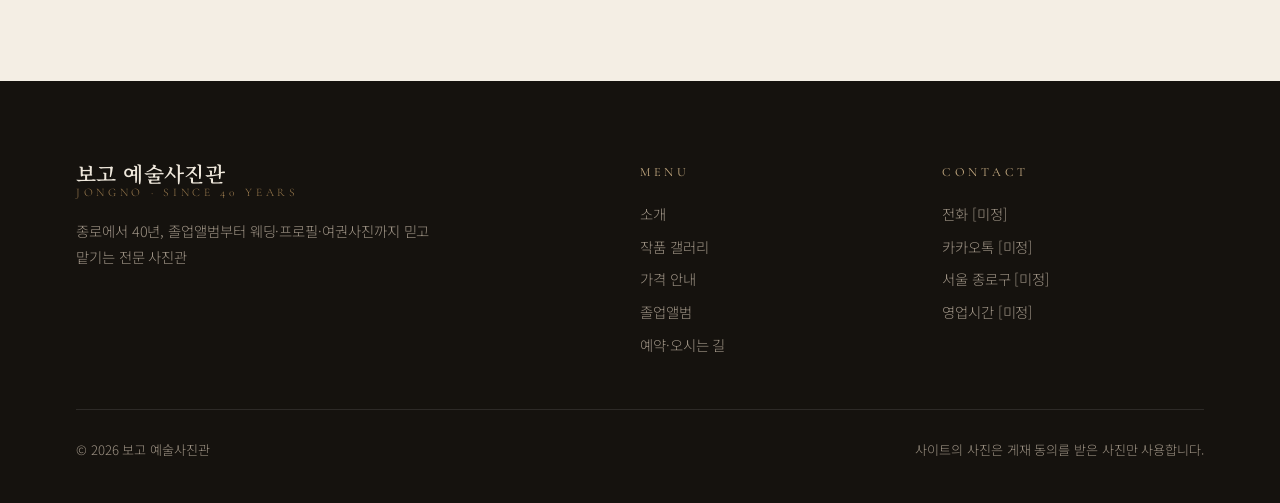
<file: album.html>
<!DOCTYPE html>
<html lang="ko">
<head>
  <meta charset="UTF-8">
  <meta name="viewport" content="width=device-width, initial-scale=1.0">
  <title>졸업앨범 | 보고 예술사진관 · 종로 40년 졸업앨범 제작</title>
  <meta name="description" content="초·중·고·대학원 졸업앨범 40년. 진행 과정과 실적을 확인하고 단체 견적을 요청하세요.">
  <link rel="preconnect" href="https://fonts.googleapis.com">
  <link rel="preconnect" href="https://fonts.gstatic.com" crossorigin>
  <link href="https://fonts.googleapis.com/css2?family=Cormorant+Garamond:ital,wght@0,300;0,400;1,300;1,400&family=Noto+Sans+KR:wght@300;400;500&family=Noto+Serif+KR:wght@300;400;600&display=swap" rel="stylesheet">
  <link rel="stylesheet" href="style.css">
  <script src="site.js"></script>
</head>
<body>

  <header class="site-header">
    <div class="wrap">
      <a href="index.html" class="brand"><span class="ko">보고 예술사진관</span><span class="en">Jongno · Since 40 years</span></a>
      <button type="button" class="menu-toggle" aria-expanded="false" aria-controls="menu">MENU</button>
      <nav class="menu" id="menu">
        <a href="about.html">소개</a>
        <a href="gallery.html">작품 갤러리</a>
        <a href="price.html">가격 안내</a>
        <a href="album.html" class="current">졸업앨범</a>
        <a href="contact.html">예약·오시는 길</a>
        <a href="tel:" class="call-top">전화 예약 [번호 미정]</a>
      </nav>
    </div>
  </header>

  <section class="page-hero">
    <div class="wrap">
      <p class="eyebrow reveal">Graduation album</p>
      <h1 class="display reveal">졸업앨범</h1>
      <p class="lead reveal">초·중·고·대학원 졸업앨범을 40년 동안 만들어 왔습니다. 학교와 기관 담당자님을 위한 안내입니다.</p>
      <div class="actions reveal"><a href="#quote" class="btn btn-gold">단체 견적 요청하기</a></div>
    </div>
  </section>

  <section class="section">
    <div class="wrap">
      <div class="section-head reveal">
        <p class="eyebrow">Records</p>
        <h2 class="title">함께해 온 학교</h2>
        <p class="lead">학교마다 이름 공개 동의를 받은 뒤 실적을 소개합니다.</p>
      </div>
      <div class="records reveal">
        <div><p class="kind">Elementary</p><h3>초등학교</h3><p>[학교명 공개 확인 중]</p></div>
        <div><p class="kind">Middle</p><h3>중학교</h3><p>[학교명 공개 확인 중]</p></div>
        <div><p class="kind">High</p><h3>고등학교</h3><p>[학교명 공개 확인 중]</p></div>
        <div><p class="kind">Graduate</p><h3>대학원</h3><p>[학교명 공개 확인 중]</p></div>
      </div>
    </div>
  </section>

  <section class="section dark">
    <div class="wrap">
      <div class="section-head reveal">
        <p class="eyebrow">Process</p>
        <h2 class="title">촬영부터 앨범 완성까지</h2>
        <p class="lead">큰 행사도 매끄럽게 진행합니다.</p>
      </div>
      <ol class="process reveal">
        <li><span class="num">01</span><h3>견적 요청</h3><p>학교명, 졸업 인원, 희망 촬영 시기를 알려 주세요.</p></li>
        <li><span class="num">02</span><h3>상담·일정</h3><p>앨범 구성과 촬영 일정을 함께 정합니다.</p></li>
        <li><span class="num">03</span><h3>촬영</h3><p>개인·단체·행사 촬영을 진행합니다.</p></li>
        <li><span class="num">04</span><h3>편집·확인</h3><p>사진을 고르고 편집한 뒤 확인을 받습니다.</p></li>
        <li><span class="num">05</span><h3>앨범 전달</h3><p>완성된 앨범을 학교로 전달합니다.</p></li>
      </ol>
    </div>
  </section>

  <section class="section tone" id="quote">
    <div class="wrap narrow">
      <div class="section-head center reveal">
        <p class="eyebrow center">Quote</p>
        <h2 class="title">단체 견적 요청</h2>
        <p class="lead">아래 내용을 남겨 주시면 맞춤 견적을 보내 드립니다.</p>
      </div>
      <form class="form reveal" data-form="quote">
        <div class="field"><label for="q-school">학교·기관명 <b>*</b></label><input id="q-school" required></div>
        <div class="field"><label for="q-name">담당자 이름 <b>*</b></label><input id="q-name" required></div>
        <div class="field"><label for="q-phone">연락처 <b>*</b></label><input id="q-phone" type="tel" required></div>
        <div class="field"><label for="q-count">졸업 인원 <b>*</b></label><input id="q-count" type="number" min="1" required></div>
        <div class="field full"><label for="q-when">원하는 촬영 시기 <b>*</b></label><input id="q-when" placeholder="예: 내년 9월 중" required></div>
        <div class="field full"><label for="q-memo">문의 내용</label><textarea id="q-memo"></textarea></div>
        <div class="consent">
          <strong>개인정보 수집·이용 안내</strong>
          <ul>
            <li>받는 정보: 학교·기관명, 담당자 이름, 연락처, 졸업 인원, 희망 촬영 시기</li>
            <li>이용 목적: 견적 안내와 연락</li>
            <li>보관 기간: 견적 안내가 끝난 뒤 [미정]개월 보관 후 삭제</li>
            <li>동의하지 않으실 수 있으며, 이 경우 온라인 접수는 어렵고 전화·카카오톡으로 문의하실 수 있습니다.</li>
          </ul>
          <label><input type="checkbox" required> 개인정보 수집·이용에 동의합니다 (필수)</label>
        </div>
        <div class="submit"><button type="submit" class="btn btn-gold">견적 요청 보내기</button><span style="color:var(--muted);font-size:.9rem">급하시면 전화 [번호 미정]로 연락 주세요.</span></div>
        <p class="form-result" role="status"></p>
      </form>
    </div>
  </section>

  <footer class="site-footer">
    <div class="wrap">
      <div class="top">
        <div>
          <a href="index.html" class="brand"><span class="ko">보고 예술사진관</span><span class="en">Jongno · Since 40 years</span></a>
          <p>종로에서 40년, 졸업앨범부터 웨딩·프로필·여권사진까지 믿고 맡기는 전문 사진관</p>
        </div>
        <div>
          <h4>Menu</h4>
          <ul>
            <li><a href="about.html">소개</a></li>
            <li><a href="gallery.html">작품 갤러리</a></li>
            <li><a href="price.html">가격 안내</a></li>
            <li><a href="album.html">졸업앨범</a></li>
            <li><a href="contact.html">예약·오시는 길</a></li>
          </ul>
        </div>
        <div>
          <h4>Contact</h4>
          <ul>
            <li>전화 [미정]</li>
            <li>카카오톡 [미정]</li>
            <li>서울 종로구 [미정]</li>
            <li>영업시간 [미정]</li>
          </ul>
        </div>
      </div>
      <div class="bottom">
        <p>© 2026 보고 예술사진관</p>
        <p>사이트의 사진은 게재 동의를 받은 사진만 사용합니다.</p>
      </div>
    </div>
  </footer>

  <nav class="quick-bar" aria-label="빠른 연락">
    <a href="tel:" class="call">전화</a>
    <a href="sms:">문자</a>
    <a href="#" class="kakao">카카오톡</a>
  </nav>

</body>
</html>
</file>
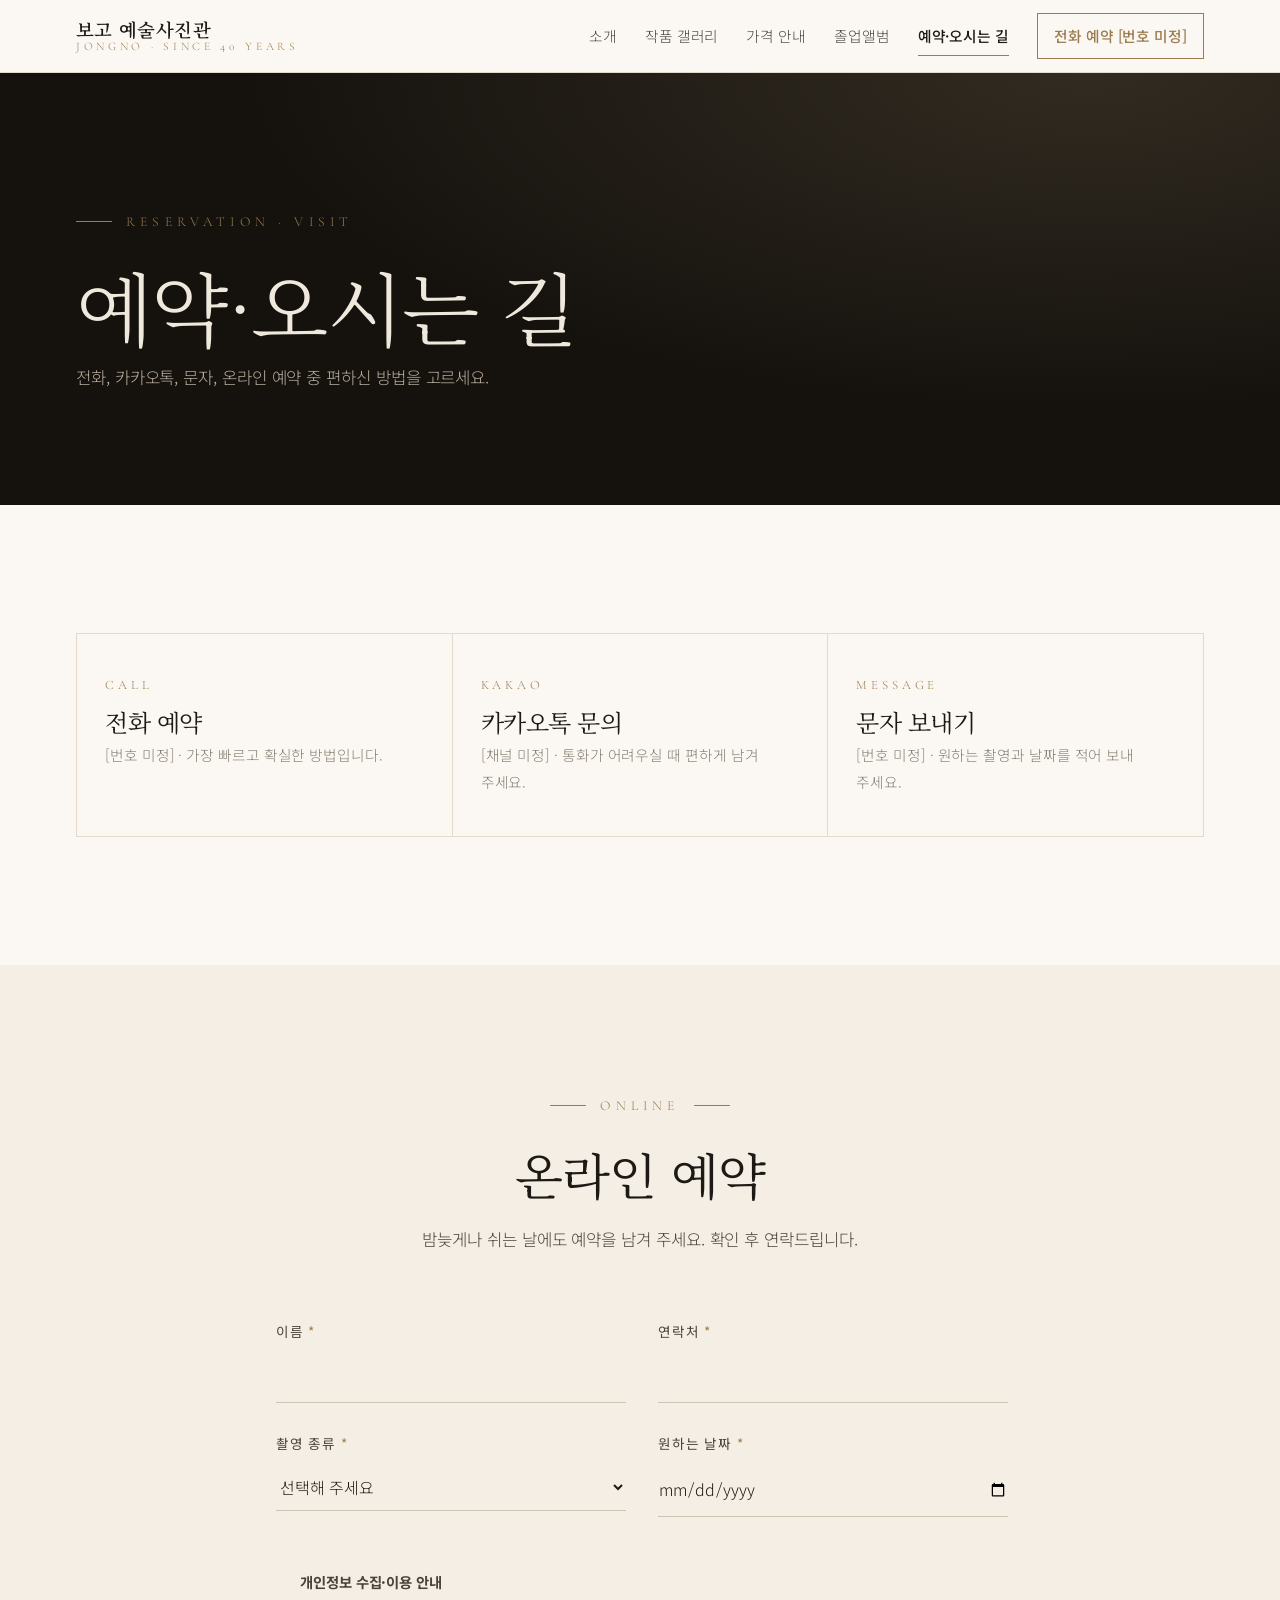
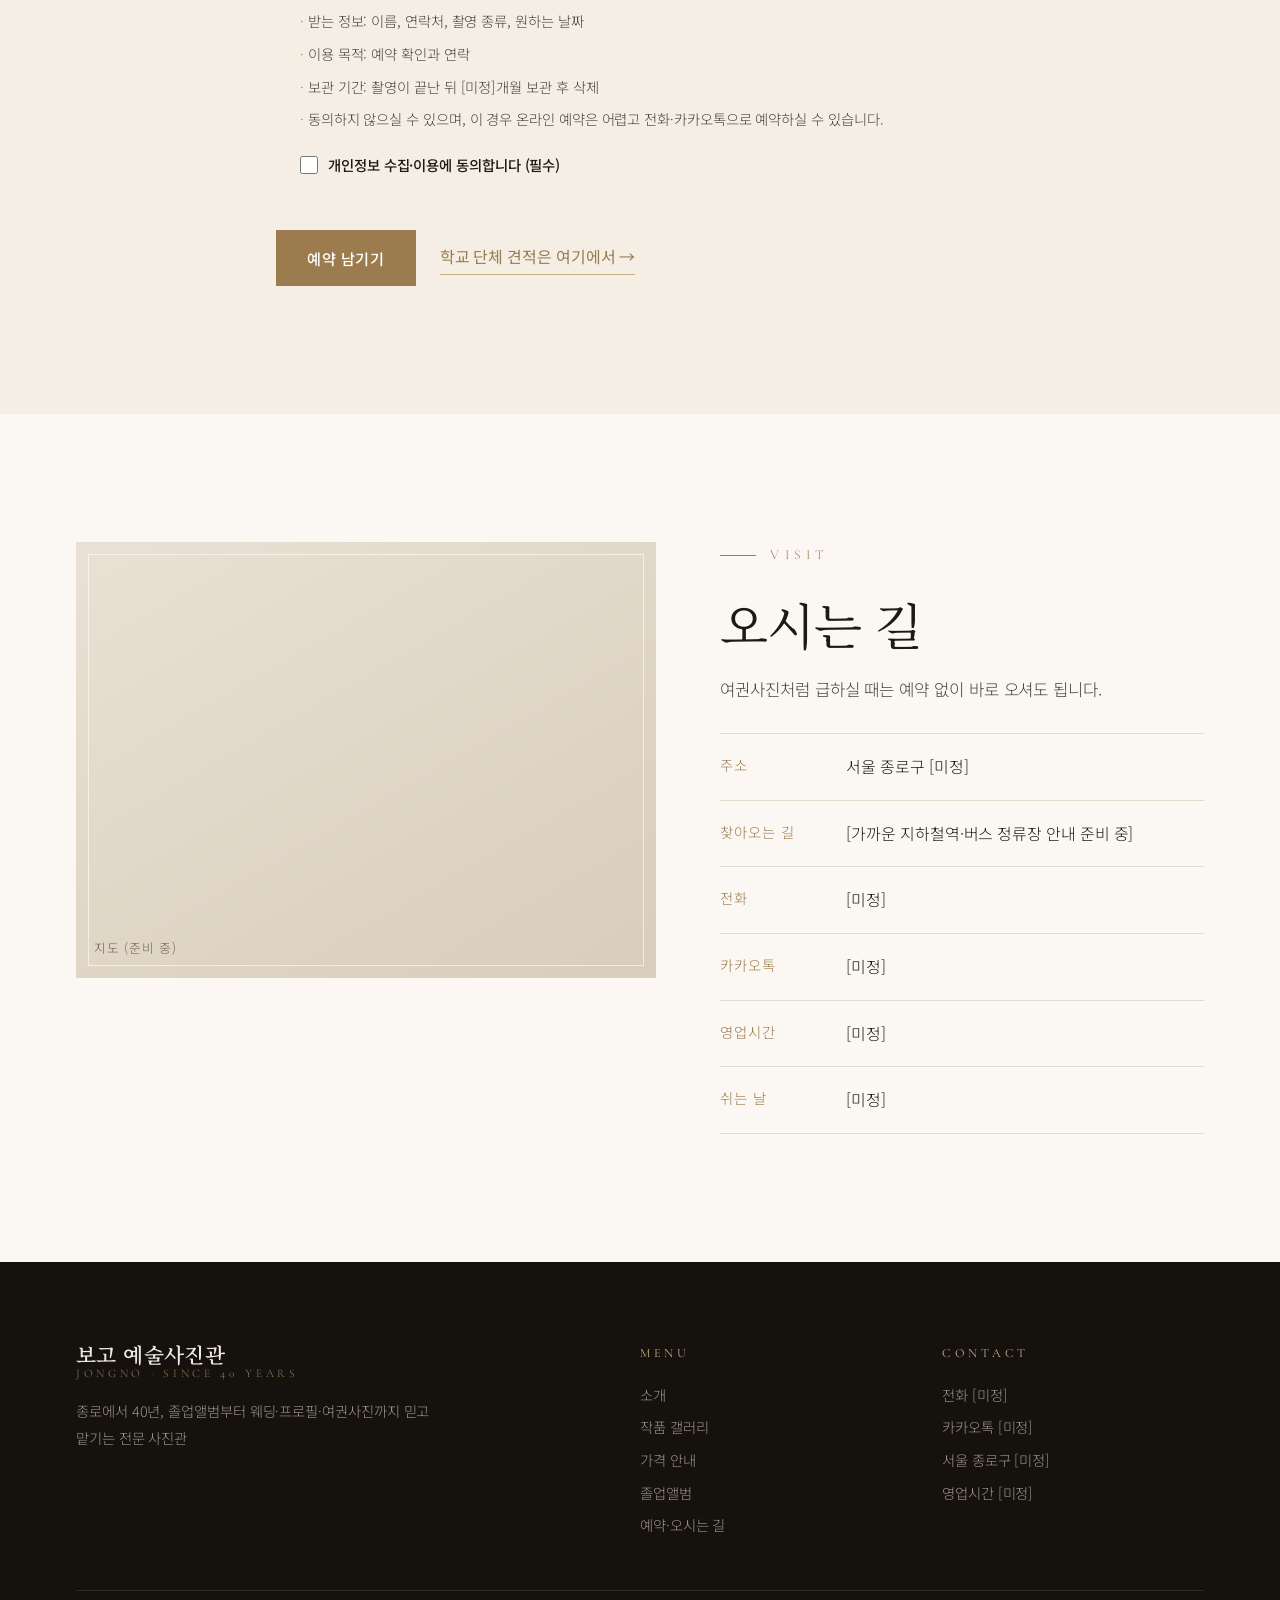
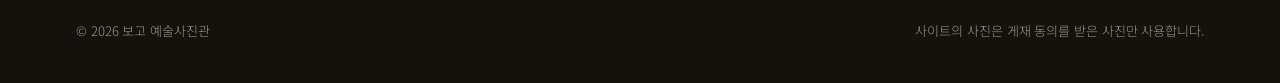
<file: contact.html>
<!DOCTYPE html>
<html lang="ko">
<head>
  <meta charset="UTF-8">
  <meta name="viewport" content="width=device-width, initial-scale=1.0">
  <title>예약·오시는 길 | 보고 예술사진관 · 종로 사진관</title>
  <meta name="description" content="전화·카카오톡·문자·온라인 예약 안내와 보고 예술사진관 주소, 영업시간.">
  <link rel="preconnect" href="https://fonts.googleapis.com">
  <link rel="preconnect" href="https://fonts.gstatic.com" crossorigin>
  <link href="https://fonts.googleapis.com/css2?family=Cormorant+Garamond:ital,wght@0,300;0,400;1,300;1,400&family=Noto+Sans+KR:wght@300;400;500&family=Noto+Serif+KR:wght@300;400;600&display=swap" rel="stylesheet">
  <link rel="stylesheet" href="style.css">
  <script src="site.js"></script>
</head>
<body>

  <header class="site-header">
    <div class="wrap">
      <a href="index.html" class="brand"><span class="ko">보고 예술사진관</span><span class="en">Jongno · Since 40 years</span></a>
      <button type="button" class="menu-toggle" aria-expanded="false" aria-controls="menu">MENU</button>
      <nav class="menu" id="menu">
        <a href="about.html">소개</a>
        <a href="gallery.html">작품 갤러리</a>
        <a href="price.html">가격 안내</a>
        <a href="album.html">졸업앨범</a>
        <a href="contact.html" class="current">예약·오시는 길</a>
        <a href="tel:" class="call-top">전화 예약 [번호 미정]</a>
      </nav>
    </div>
  </header>

  <section class="page-hero">
    <div class="wrap">
      <p class="eyebrow reveal">Reservation · Visit</p>
      <h1 class="display reveal">예약·오시는 길</h1>
      <p class="lead reveal">전화, 카카오톡, 문자, 온라인 예약 중 편하신 방법을 고르세요.</p>
    </div>
  </section>

  <section class="section">
    <div class="wrap">
      <div class="contact-ways reveal">
        <a href="tel:"><p class="kind">Call</p><h3>전화 예약</h3><p>[번호 미정] · 가장 빠르고 확실한 방법입니다.</p></a>
        <a href="#"><p class="kind">Kakao</p><h3>카카오톡 문의</h3><p>[채널 미정] · 통화가 어려우실 때 편하게 남겨 주세요.</p></a>
        <a href="sms:"><p class="kind">Message</p><h3>문자 보내기</h3><p>[번호 미정] · 원하는 촬영과 날짜를 적어 보내 주세요.</p></a>
      </div>
    </div>
  </section>

  <section class="section tone" id="booking">
    <div class="wrap narrow">
      <div class="section-head center reveal">
        <p class="eyebrow center">Online</p>
        <h2 class="title">온라인 예약</h2>
        <p class="lead">밤늦게나 쉬는 날에도 예약을 남겨 주세요. 확인 후 연락드립니다.</p>
      </div>
      <form class="form reveal" data-form="booking">
        <div class="field"><label for="b-name">이름 <b>*</b></label><input id="b-name" required></div>
        <div class="field"><label for="b-phone">연락처 <b>*</b></label><input id="b-phone" type="tel" required></div>
        <div class="field"><label for="b-kind">촬영 종류 <b>*</b></label>
          <select id="b-kind" required>
            <option value="">선택해 주세요</option>
            <option>웨딩</option><option>프로필</option><option>여권·증명사진</option><option>기타</option>
          </select>
        </div>
        <div class="field"><label for="b-date">원하는 날짜 <b>*</b></label><input id="b-date" type="date" required></div>
        <div class="consent">
          <strong>개인정보 수집·이용 안내</strong>
          <ul>
            <li>받는 정보: 이름, 연락처, 촬영 종류, 원하는 날짜</li>
            <li>이용 목적: 예약 확인과 연락</li>
            <li>보관 기간: 촬영이 끝난 뒤 [미정]개월 보관 후 삭제</li>
            <li>동의하지 않으실 수 있으며, 이 경우 온라인 예약은 어렵고 전화·카카오톡으로 예약하실 수 있습니다.</li>
          </ul>
          <label><input type="checkbox" required> 개인정보 수집·이용에 동의합니다 (필수)</label>
        </div>
        <div class="submit"><button type="submit" class="btn btn-gold">예약 남기기</button><a href="album.html#quote" class="text-link">학교 단체 견적은 여기에서 →</a></div>
        <p class="form-result" role="status"></p>
      </form>
    </div>
  </section>

  <section class="section">
    <div class="wrap visit">
      <div class="ph wide reveal"><span>지도 (준비 중)</span></div>
      <div class="reveal">
        <p class="eyebrow">Visit</p>
        <h2 class="title">오시는 길</h2>
        <p class="lead" style="margin-bottom:28px">여권사진처럼 급하실 때는 예약 없이 바로 오셔도 됩니다.</p>
        <dl class="info-list">
          <div><dt>주소</dt><dd>서울 종로구 [미정]</dd></div>
          <div><dt>찾아오는 길</dt><dd>[가까운 지하철역·버스 정류장 안내 준비 중]</dd></div>
          <div><dt>전화</dt><dd>[미정]</dd></div>
          <div><dt>카카오톡</dt><dd>[미정]</dd></div>
          <div><dt>영업시간</dt><dd>[미정]</dd></div>
          <div><dt>쉬는 날</dt><dd>[미정]</dd></div>
        </dl>
      </div>
    </div>
  </section>

  <footer class="site-footer">
    <div class="wrap">
      <div class="top">
        <div>
          <a href="index.html" class="brand"><span class="ko">보고 예술사진관</span><span class="en">Jongno · Since 40 years</span></a>
          <p>종로에서 40년, 졸업앨범부터 웨딩·프로필·여권사진까지 믿고 맡기는 전문 사진관</p>
        </div>
        <div>
          <h4>Menu</h4>
          <ul>
            <li><a href="about.html">소개</a></li>
            <li><a href="gallery.html">작품 갤러리</a></li>
            <li><a href="price.html">가격 안내</a></li>
            <li><a href="album.html">졸업앨범</a></li>
            <li><a href="contact.html">예약·오시는 길</a></li>
          </ul>
        </div>
        <div>
          <h4>Contact</h4>
          <ul>
            <li>전화 [미정]</li>
            <li>카카오톡 [미정]</li>
            <li>서울 종로구 [미정]</li>
            <li>영업시간 [미정]</li>
          </ul>
        </div>
      </div>
      <div class="bottom">
        <p>© 2026 보고 예술사진관</p>
        <p>사이트의 사진은 게재 동의를 받은 사진만 사용합니다.</p>
      </div>
    </div>
  </footer>

  <nav class="quick-bar" aria-label="빠른 연락">
    <a href="tel:" class="call">전화</a>
    <a href="sms:">문자</a>
    <a href="#" class="kakao">카카오톡</a>
  </nav>

</body>
</html>
</file>
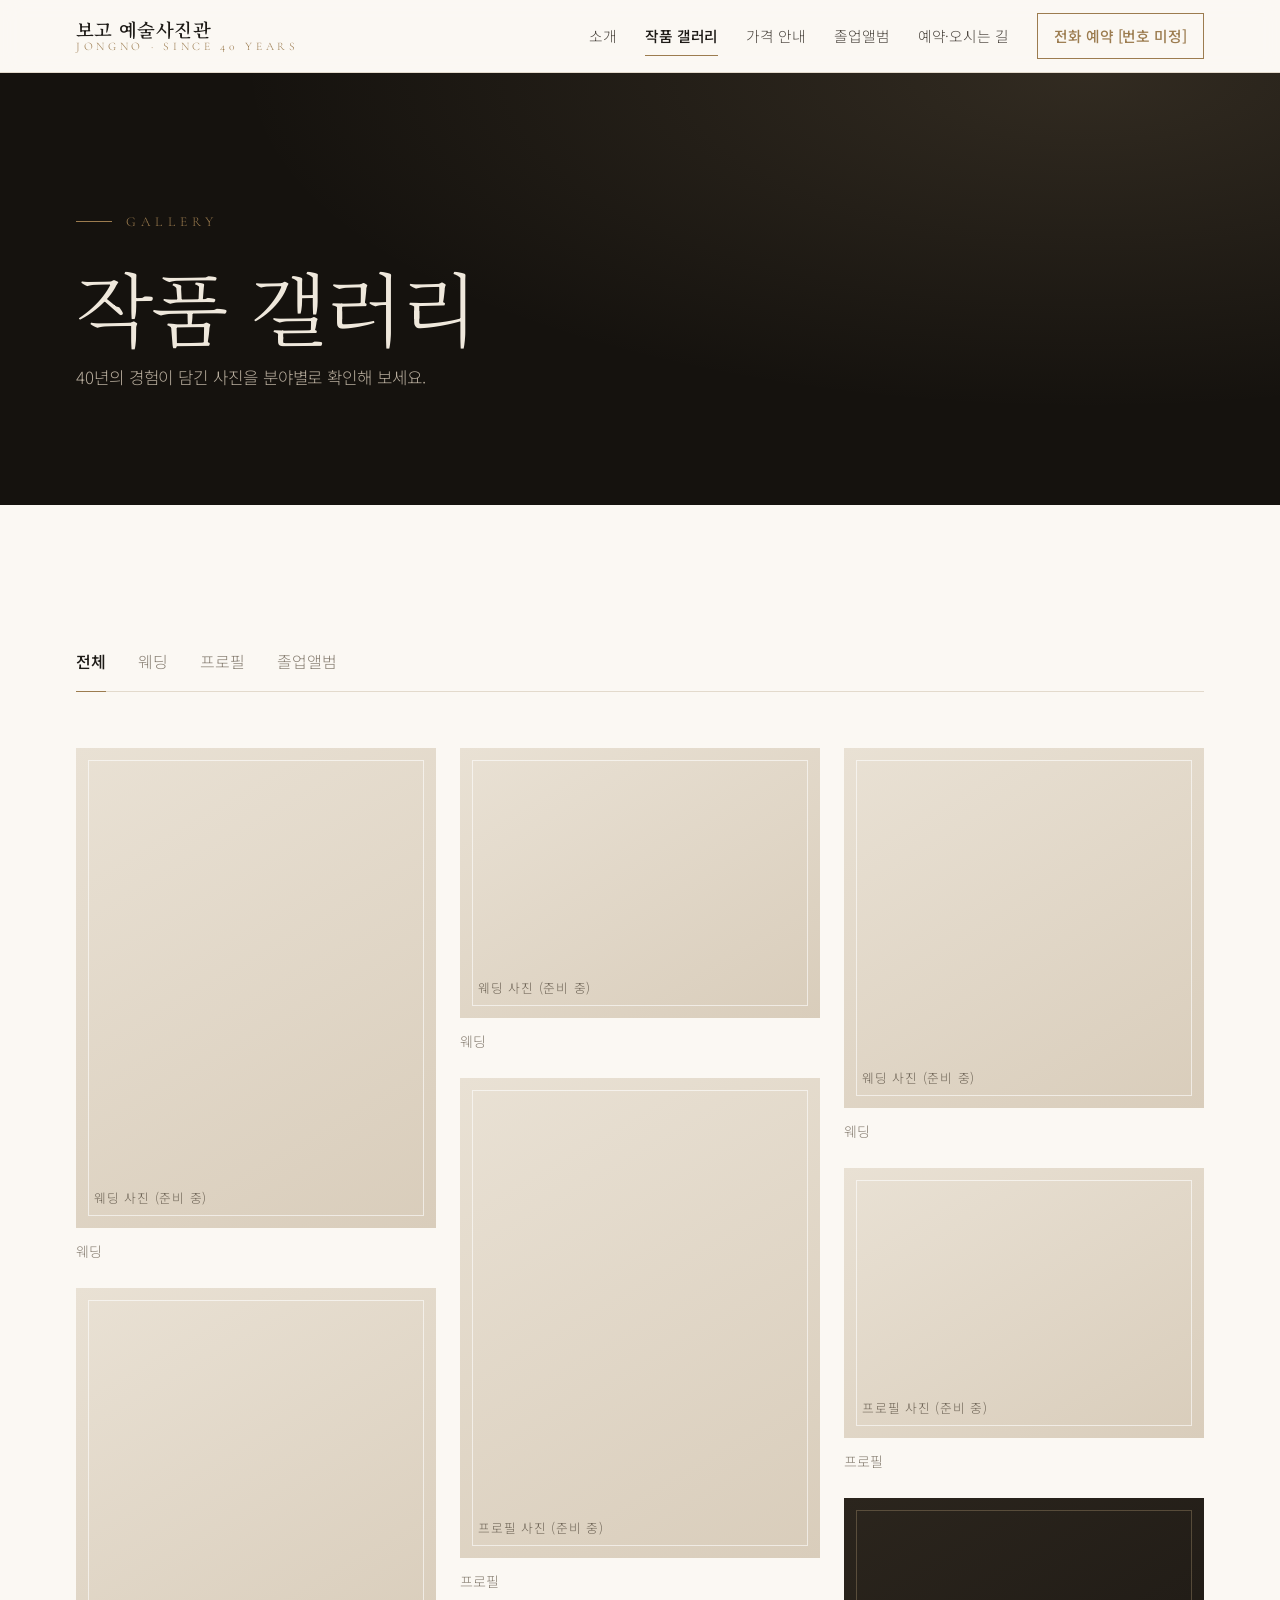
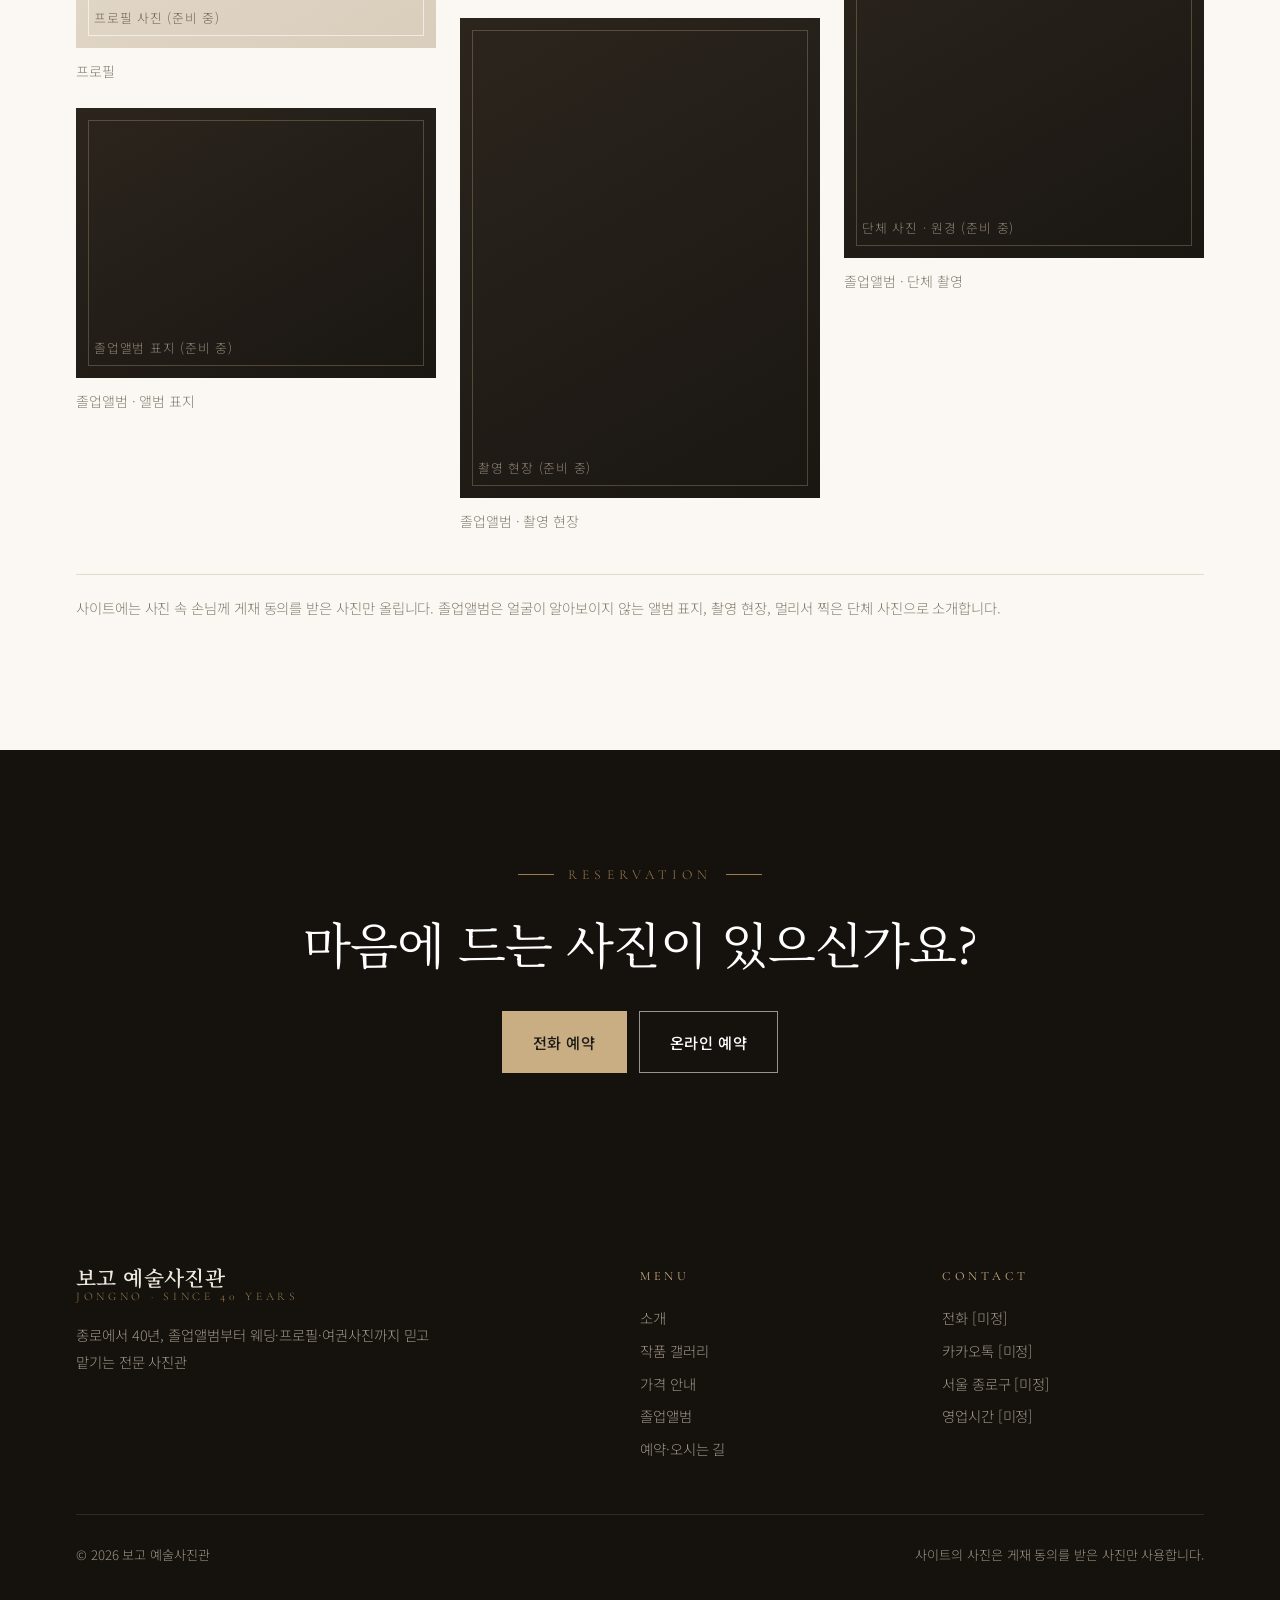
<file: gallery.html>
<!DOCTYPE html>
<html lang="ko">
<head>
  <meta charset="UTF-8">
  <meta name="viewport" content="width=device-width, initial-scale=1.0">
  <title>작품 갤러리 | 보고 예술사진관 · 종로 사진관</title>
  <meta name="description" content="보고 예술사진관의 웨딩·프로필·졸업앨범 작품을 분야별로 확인하세요.">
  <link rel="preconnect" href="https://fonts.googleapis.com">
  <link rel="preconnect" href="https://fonts.gstatic.com" crossorigin>
  <link href="https://fonts.googleapis.com/css2?family=Cormorant+Garamond:ital,wght@0,300;0,400;1,300;1,400&family=Noto+Sans+KR:wght@300;400;500&family=Noto+Serif+KR:wght@300;400;600&display=swap" rel="stylesheet">
  <link rel="stylesheet" href="style.css">
  <script src="site.js"></script>
</head>
<body>

  <header class="site-header">
    <div class="wrap">
      <a href="index.html" class="brand"><span class="ko">보고 예술사진관</span><span class="en">Jongno · Since 40 years</span></a>
      <button type="button" class="menu-toggle" aria-expanded="false" aria-controls="menu">MENU</button>
      <nav class="menu" id="menu">
        <a href="about.html">소개</a>
        <a href="gallery.html" class="current">작품 갤러리</a>
        <a href="price.html">가격 안내</a>
        <a href="album.html">졸업앨범</a>
        <a href="contact.html">예약·오시는 길</a>
        <a href="tel:" class="call-top">전화 예약 [번호 미정]</a>
      </nav>
    </div>
  </header>

  <section class="page-hero">
    <div class="wrap">
      <p class="eyebrow reveal">Gallery</p>
      <h1 class="display reveal">작품 갤러리</h1>
      <p class="lead reveal">40년의 경험이 담긴 사진을 분야별로 확인해 보세요.</p>
    </div>
  </section>

  <section class="section">
    <div class="wrap">
      <div class="tabs" role="group" aria-label="분야 선택">
        <button type="button" class="tab" data-v="all" aria-pressed="true">전체</button>
        <button type="button" class="tab" data-v="wedding" aria-pressed="false">웨딩</button>
        <button type="button" class="tab" data-v="profile" aria-pressed="false">프로필</button>
        <button type="button" class="tab" data-v="album" aria-pressed="false">졸업앨범</button>
      </div>
      <div class="masonry">
        <figure data-kind="wedding"><div class="ph tall"><span>웨딩 사진 (준비 중)</span></div><figcaption>웨딩</figcaption></figure>
        <figure data-kind="profile"><div class="ph square"><span>프로필 사진 (준비 중)</span></div><figcaption>프로필</figcaption></figure>
        <figure data-kind="album"><div class="ph wide dark"><span>졸업앨범 표지 (준비 중)</span></div><figcaption>졸업앨범 · 앨범 표지</figcaption></figure>
        <figure data-kind="wedding"><div class="ph wide"><span>웨딩 사진 (준비 중)</span></div><figcaption>웨딩</figcaption></figure>
        <figure data-kind="profile"><div class="ph tall"><span>프로필 사진 (준비 중)</span></div><figcaption>프로필</figcaption></figure>
        <figure data-kind="album"><div class="ph tall dark"><span>촬영 현장 (준비 중)</span></div><figcaption>졸업앨범 · 촬영 현장</figcaption></figure>
        <figure data-kind="wedding"><div class="ph square"><span>웨딩 사진 (준비 중)</span></div><figcaption>웨딩</figcaption></figure>
        <figure data-kind="profile"><div class="ph wide"><span>프로필 사진 (준비 중)</span></div><figcaption>프로필</figcaption></figure>
        <figure data-kind="album"><div class="ph square dark"><span>단체 사진 · 원경 (준비 중)</span></div><figcaption>졸업앨범 · 단체 촬영</figcaption></figure>
      </div>
      <p class="notice">사이트에는 사진 속 손님께 게재 동의를 받은 사진만 올립니다. 졸업앨범은 얼굴이 알아보이지 않는 앨범 표지, 촬영 현장, 멀리서 찍은 단체 사진으로 소개합니다.</p>
    </div>
  </section>

  <section class="band on-dark">
    <div class="wrap center reveal">
      <p class="eyebrow center">Reservation</p>
      <h2 class="title">마음에 드는 사진이 있으신가요?</h2>
      <div class="actions">
        <a href="tel:" class="btn btn-gold">전화 예약</a>
        <a href="contact.html#booking" class="btn">온라인 예약</a>
      </div>
    </div>
  </section>

  <footer class="site-footer">
    <div class="wrap">
      <div class="top">
        <div>
          <a href="index.html" class="brand"><span class="ko">보고 예술사진관</span><span class="en">Jongno · Since 40 years</span></a>
          <p>종로에서 40년, 졸업앨범부터 웨딩·프로필·여권사진까지 믿고 맡기는 전문 사진관</p>
        </div>
        <div>
          <h4>Menu</h4>
          <ul>
            <li><a href="about.html">소개</a></li>
            <li><a href="gallery.html">작품 갤러리</a></li>
            <li><a href="price.html">가격 안내</a></li>
            <li><a href="album.html">졸업앨범</a></li>
            <li><a href="contact.html">예약·오시는 길</a></li>
          </ul>
        </div>
        <div>
          <h4>Contact</h4>
          <ul>
            <li>전화 [미정]</li>
            <li>카카오톡 [미정]</li>
            <li>서울 종로구 [미정]</li>
            <li>영업시간 [미정]</li>
          </ul>
        </div>
      </div>
      <div class="bottom">
        <p>© 2026 보고 예술사진관</p>
        <p>사이트의 사진은 게재 동의를 받은 사진만 사용합니다.</p>
      </div>
    </div>
  </footer>

  <nav class="quick-bar" aria-label="빠른 연락">
    <a href="tel:" class="call">전화</a>
    <a href="sms:">문자</a>
    <a href="#" class="kakao">카카오톡</a>
  </nav>

</body>
</html>
</file>
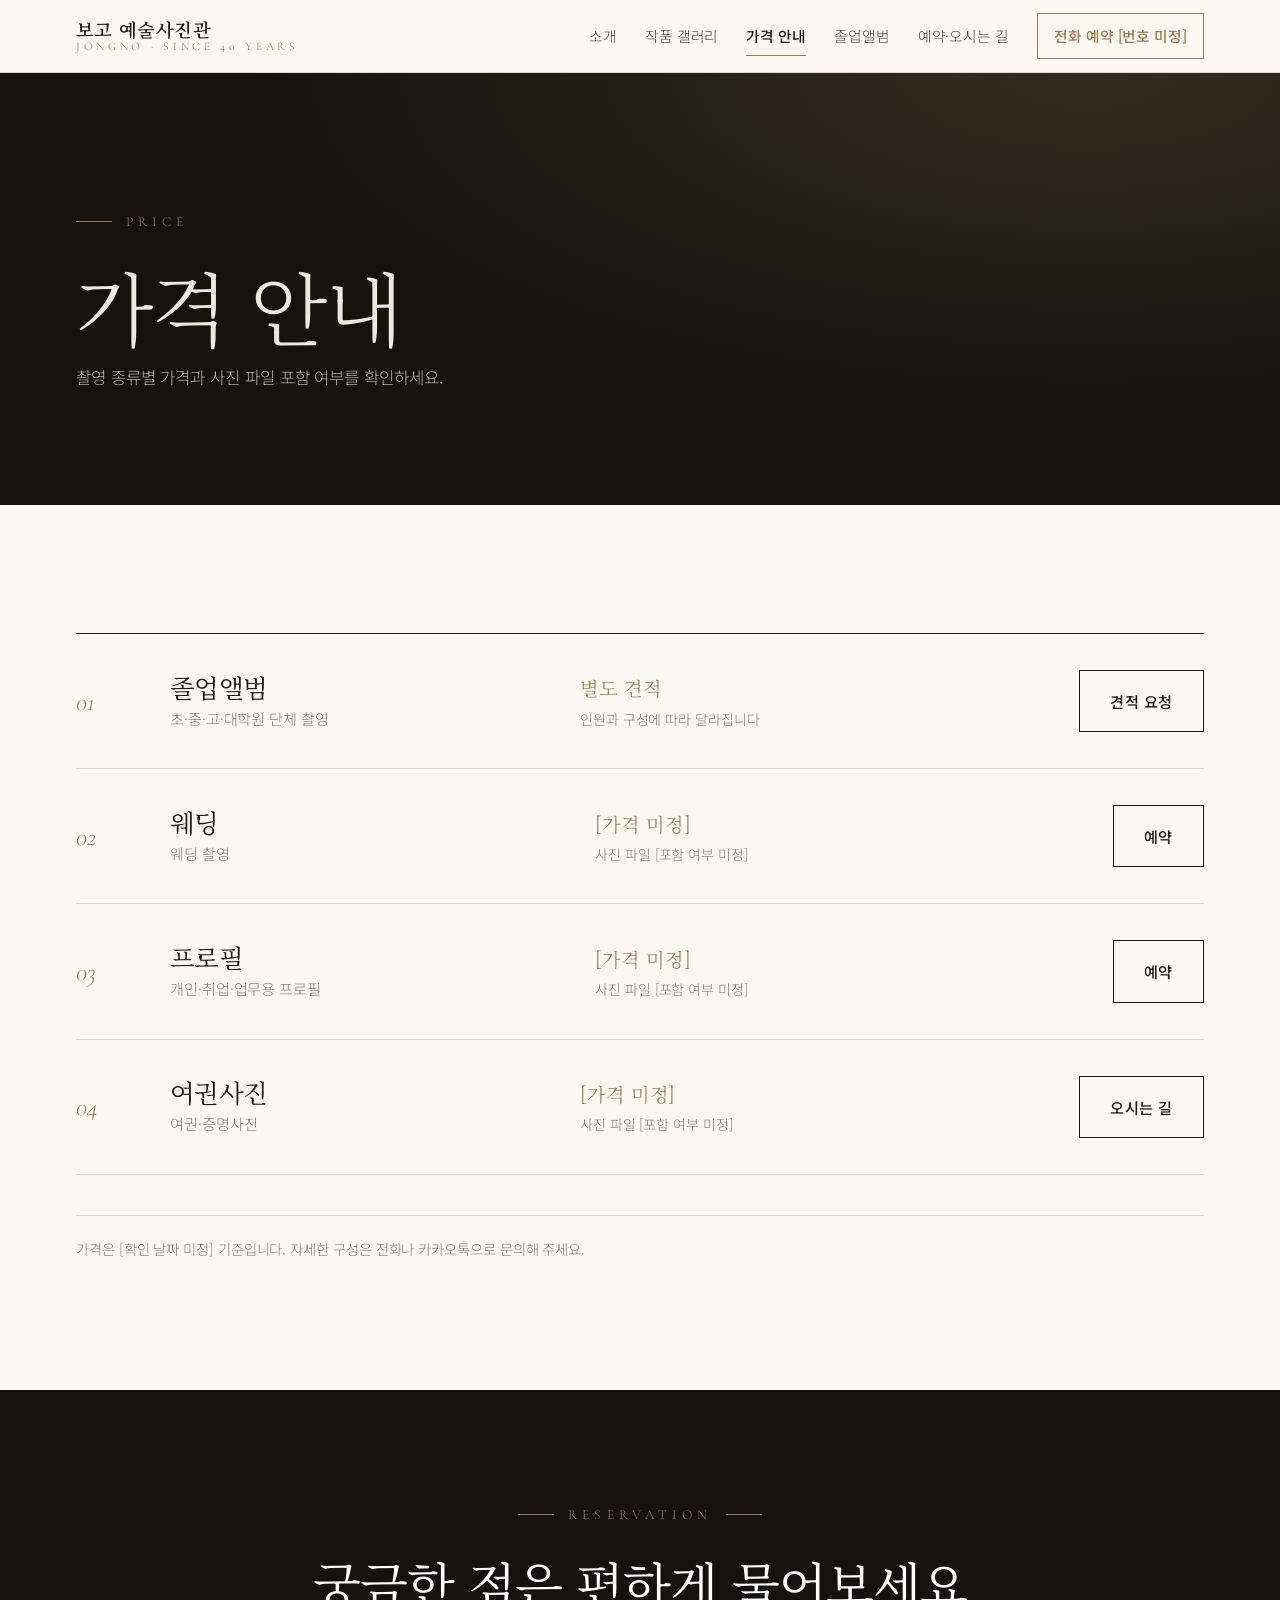
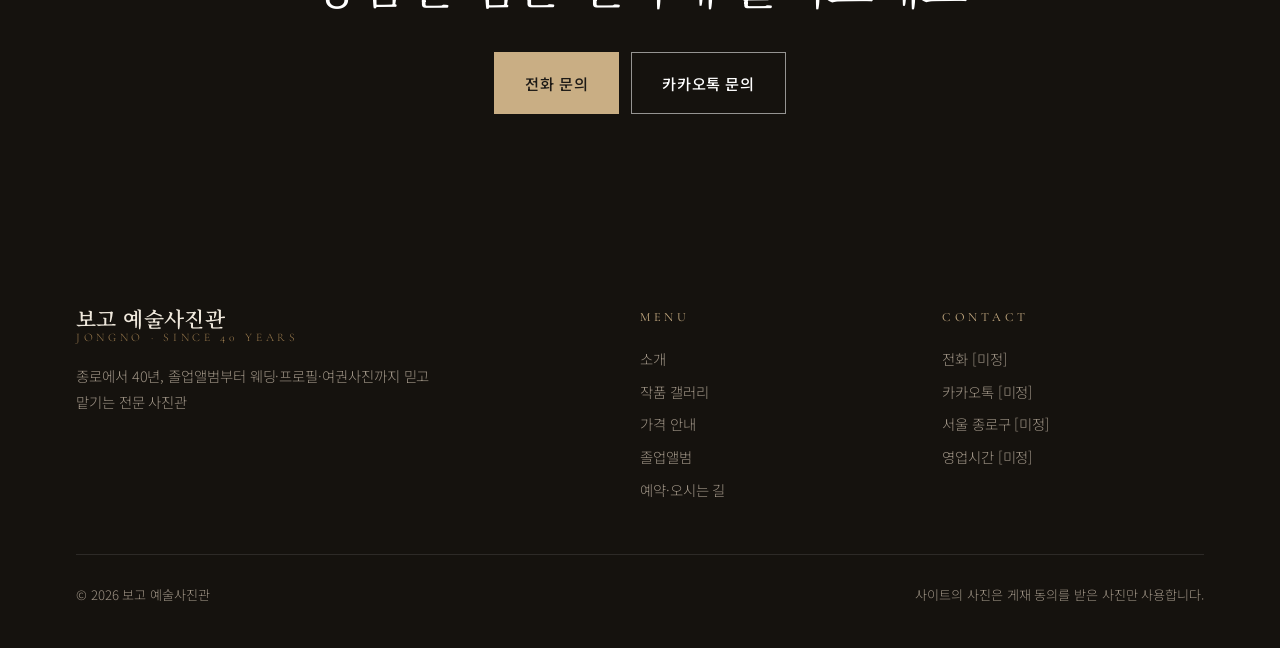
<file: price.html>
<!DOCTYPE html>
<html lang="ko">
<head>
  <meta charset="UTF-8">
  <meta name="viewport" content="width=device-width, initial-scale=1.0">
  <title>가격 안내 | 보고 예술사진관 · 종로 여권사진·프로필</title>
  <meta name="description" content="졸업앨범·웨딩·프로필·여권사진 촬영 가격과 사진 파일 포함 여부 안내.">
  <link rel="preconnect" href="https://fonts.googleapis.com">
  <link rel="preconnect" href="https://fonts.gstatic.com" crossorigin>
  <link href="https://fonts.googleapis.com/css2?family=Cormorant+Garamond:ital,wght@0,300;0,400;1,300;1,400&family=Noto+Sans+KR:wght@300;400;500&family=Noto+Serif+KR:wght@300;400;600&display=swap" rel="stylesheet">
  <link rel="stylesheet" href="style.css">
  <script src="site.js"></script>
</head>
<body>

  <header class="site-header">
    <div class="wrap">
      <a href="index.html" class="brand"><span class="ko">보고 예술사진관</span><span class="en">Jongno · Since 40 years</span></a>
      <button type="button" class="menu-toggle" aria-expanded="false" aria-controls="menu">MENU</button>
      <nav class="menu" id="menu">
        <a href="about.html">소개</a>
        <a href="gallery.html">작품 갤러리</a>
        <a href="price.html" class="current">가격 안내</a>
        <a href="album.html">졸업앨범</a>
        <a href="contact.html">예약·오시는 길</a>
        <a href="tel:" class="call-top">전화 예약 [번호 미정]</a>
      </nav>
    </div>
  </header>

  <section class="page-hero">
    <div class="wrap">
      <p class="eyebrow reveal">Price</p>
      <h1 class="display reveal">가격 안내</h1>
      <p class="lead reveal">촬영 종류별 가격과 사진 파일 포함 여부를 확인하세요.</p>
    </div>
  </section>

  <section class="section">
    <div class="wrap">
      <div class="price-table reveal">
        <div class="price-row">
          <span class="num">01</span>
          <div><h3>졸업앨범</h3><p class="desc">초·중·고·대학원 단체 촬영</p></div>
          <div><p class="amount">별도 견적</p><p class="note">인원과 구성에 따라 달라집니다</p></div>
          <a href="album.html#quote" class="btn">견적 요청</a>
        </div>
        <div class="price-row">
          <span class="num">02</span>
          <div><h3>웨딩</h3><p class="desc">웨딩 촬영</p></div>
          <div><p class="amount">[가격 미정]</p><p class="note">사진 파일 [포함 여부 미정]</p></div>
          <a href="contact.html#booking" class="btn">예약</a>
        </div>
        <div class="price-row">
          <span class="num">03</span>
          <div><h3>프로필</h3><p class="desc">개인·취업·업무용 프로필</p></div>
          <div><p class="amount">[가격 미정]</p><p class="note">사진 파일 [포함 여부 미정]</p></div>
          <a href="contact.html#booking" class="btn">예약</a>
        </div>
        <div class="price-row">
          <span class="num">04</span>
          <div><h3>여권사진</h3><p class="desc">여권·증명사진</p></div>
          <div><p class="amount">[가격 미정]</p><p class="note">사진 파일 [포함 여부 미정]</p></div>
          <a href="contact.html" class="btn">오시는 길</a>
        </div>
      </div>
      <p class="notice">가격은 [확인 날짜 미정] 기준입니다. 자세한 구성은 전화나 카카오톡으로 문의해 주세요.</p>
    </div>
  </section>

  <section class="band on-dark">
    <div class="wrap center reveal">
      <p class="eyebrow center">Reservation</p>
      <h2 class="title">궁금한 점은 편하게 물어보세요</h2>
      <div class="actions">
        <a href="tel:" class="btn btn-gold">전화 문의</a>
        <a href="#" class="btn">카카오톡 문의</a>
      </div>
    </div>
  </section>

  <footer class="site-footer">
    <div class="wrap">
      <div class="top">
        <div>
          <a href="index.html" class="brand"><span class="ko">보고 예술사진관</span><span class="en">Jongno · Since 40 years</span></a>
          <p>종로에서 40년, 졸업앨범부터 웨딩·프로필·여권사진까지 믿고 맡기는 전문 사진관</p>
        </div>
        <div>
          <h4>Menu</h4>
          <ul>
            <li><a href="about.html">소개</a></li>
            <li><a href="gallery.html">작품 갤러리</a></li>
            <li><a href="price.html">가격 안내</a></li>
            <li><a href="album.html">졸업앨범</a></li>
            <li><a href="contact.html">예약·오시는 길</a></li>
          </ul>
        </div>
        <div>
          <h4>Contact</h4>
          <ul>
            <li>전화 [미정]</li>
            <li>카카오톡 [미정]</li>
            <li>서울 종로구 [미정]</li>
            <li>영업시간 [미정]</li>
          </ul>
        </div>
      </div>
      <div class="bottom">
        <p>© 2026 보고 예술사진관</p>
        <p>사이트의 사진은 게재 동의를 받은 사진만 사용합니다.</p>
      </div>
    </div>
  </footer>

  <nav class="quick-bar" aria-label="빠른 연락">
    <a href="tel:" class="call">전화</a>
    <a href="sms:">문자</a>
    <a href="#" class="kakao">카카오톡</a>
  </nav>

</body>
</html>
</file>
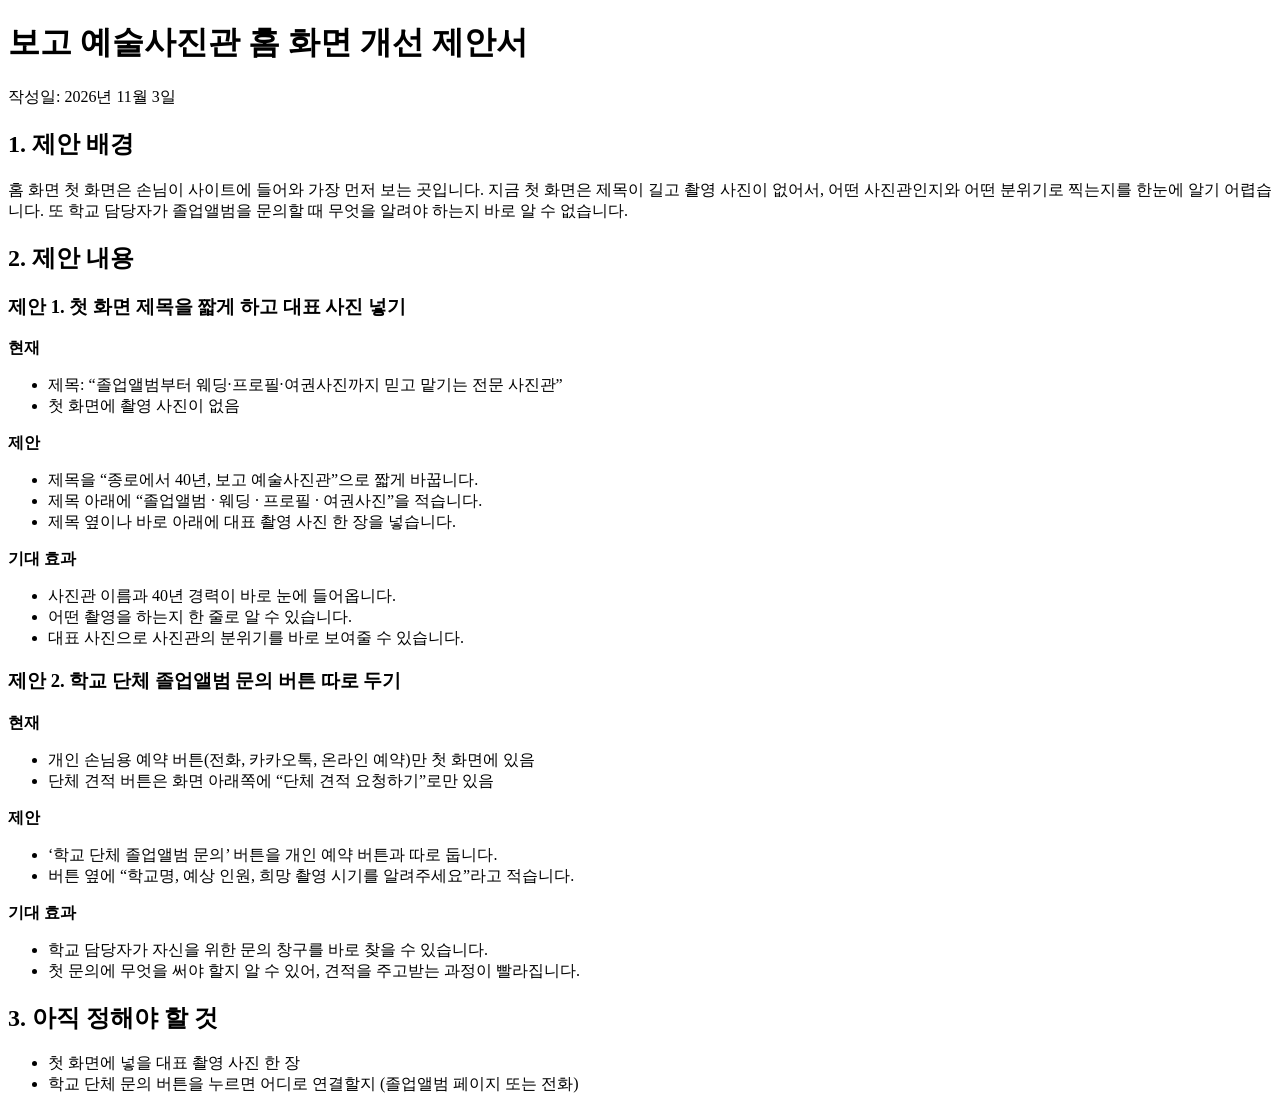
<file: proposal.html>
<!doctype html>
<html lang="ko">
<head>
<meta charset="utf-8">
<meta name="viewport" content="width=device-width, initial-scale=1">
<title>홈 화면 개선 제안</title>
</head>
<body>
<h1>보고 예술사진관 홈 화면 개선 제안서</h1>
<p>작성일: 2026년 11월 3일</p>

<h2>1. 제안 배경</h2>
<p>홈 화면 첫 화면은 손님이 사이트에 들어와 가장 먼저 보는 곳입니다. 지금 첫 화면은 제목이 길고 촬영 사진이 없어서, 어떤 사진관인지와 어떤 분위기로 찍는지를 한눈에 알기 어렵습니다. 또 학교 담당자가 졸업앨범을 문의할 때 무엇을 알려야 하는지 바로 알 수 없습니다.</p>

<h2>2. 제안 내용</h2>

<h3>제안 1. 첫 화면 제목을 짧게 하고 대표 사진 넣기</h3>
<p><strong>현재</strong></p>
<ul>
<li>제목: “졸업앨범부터 웨딩·프로필·여권사진까지 믿고 맡기는 전문 사진관”</li>
<li>첫 화면에 촬영 사진이 없음</li>
</ul>
<p><strong>제안</strong></p>
<ul>
<li>제목을 “종로에서 40년, 보고 예술사진관”으로 짧게 바꿉니다.</li>
<li>제목 아래에 “졸업앨범 · 웨딩 · 프로필 · 여권사진”을 적습니다.</li>
<li>제목 옆이나 바로 아래에 대표 촬영 사진 한 장을 넣습니다.</li>
</ul>
<p><strong>기대 효과</strong></p>
<ul>
<li>사진관 이름과 40년 경력이 바로 눈에 들어옵니다.</li>
<li>어떤 촬영을 하는지 한 줄로 알 수 있습니다.</li>
<li>대표 사진으로 사진관의 분위기를 바로 보여줄 수 있습니다.</li>
</ul>

<h3>제안 2. 학교 단체 졸업앨범 문의 버튼 따로 두기</h3>
<p><strong>현재</strong></p>
<ul>
<li>개인 손님용 예약 버튼(전화, 카카오톡, 온라인 예약)만 첫 화면에 있음</li>
<li>단체 견적 버튼은 화면 아래쪽에 “단체 견적 요청하기”로만 있음</li>
</ul>
<p><strong>제안</strong></p>
<ul>
<li>‘학교 단체 졸업앨범 문의’ 버튼을 개인 예약 버튼과 따로 둡니다.</li>
<li>버튼 옆에 “학교명, 예상 인원, 희망 촬영 시기를 알려주세요”라고 적습니다.</li>
</ul>
<p><strong>기대 효과</strong></p>
<ul>
<li>학교 담당자가 자신을 위한 문의 창구를 바로 찾을 수 있습니다.</li>
<li>첫 문의에 무엇을 써야 할지 알 수 있어, 견적을 주고받는 과정이 빨라집니다.</li>
</ul>

<h2>3. 아직 정해야 할 것</h2>
<ul>
<li>첫 화면에 넣을 대표 촬영 사진 한 장</li>
<li>학교 단체 문의 버튼을 누르면 어디로 연결할지 (졸업앨범 페이지 또는 전화)</li>
</ul>
</body>
</html>
</file>
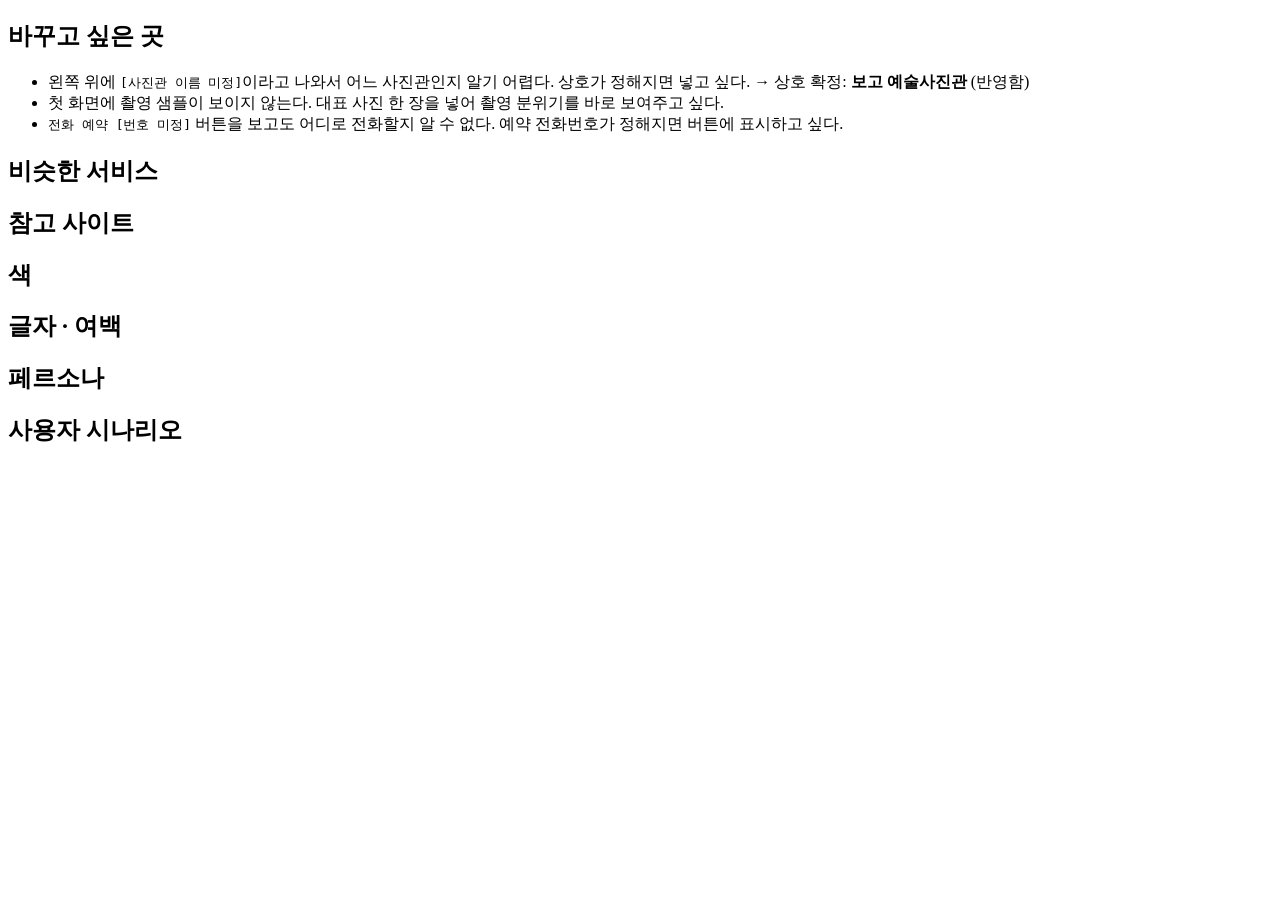
<file: research.html>
<!doctype html>
<html lang="ko">
<head>
<meta charset="utf-8">
<meta name="viewport" content="width=device-width, initial-scale=1">
<title>리서치</title>
</head>
<body>
<h2>바꾸고 싶은 곳</h2>
<ul>
<li>왼쪽 위에 <code>[사진관 이름 미정]</code>이라고 나와서 어느 사진관인지 알기 어렵다. 상호가 정해지면 넣고 싶다. → 상호 확정: <strong>보고 예술사진관</strong> (반영함)</li>
<li>첫 화면에 촬영 샘플이 보이지 않는다. 대표 사진 한 장을 넣어 촬영 분위기를 바로 보여주고 싶다.</li>
<li><code>전화 예약 [번호 미정]</code> 버튼을 보고도 어디로 전화할지 알 수 없다. 예약 전화번호가 정해지면 버튼에 표시하고 싶다.</li>
</ul>

<h2>비슷한 서비스</h2>

<h2>참고 사이트</h2>

<h2>색</h2>

<h2>글자 · 여백</h2>

<h2>페르소나</h2>

<h2>사용자 시나리오</h2>
</body>
</html>
</file>
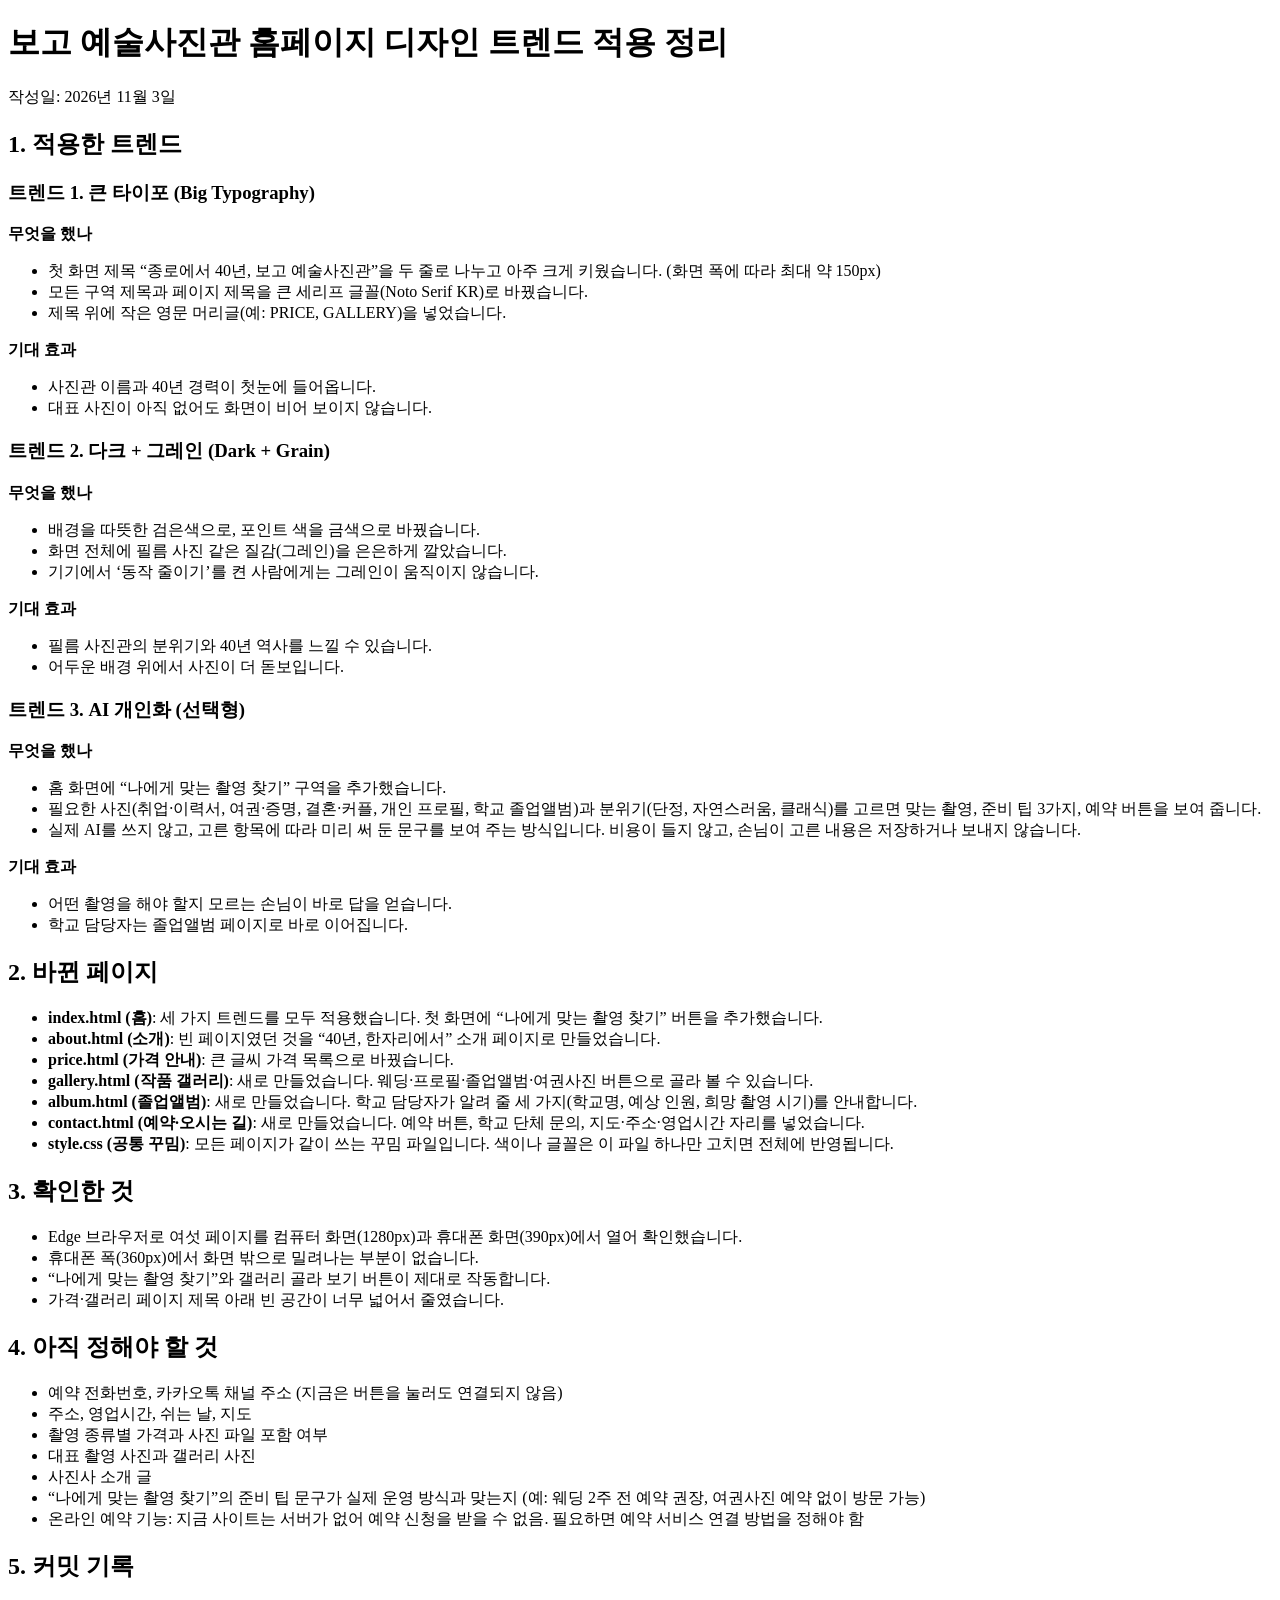
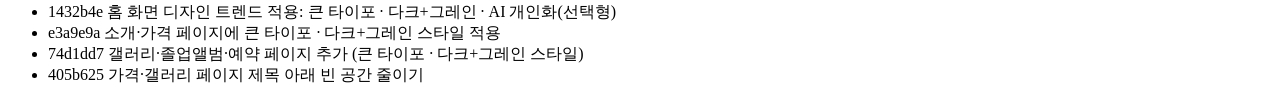
<file: trend-report.html>
<!doctype html>
<html lang="ko">
<head>
<meta charset="utf-8">
<meta name="viewport" content="width=device-width, initial-scale=1">
<title>디자인 트렌드 적용 정리</title>
</head>
<body>
<h1>보고 예술사진관 홈페이지 디자인 트렌드 적용 정리</h1>
<p>작성일: 2026년 11월 3일</p>

<h2>1. 적용한 트렌드</h2>

<h3>트렌드 1. 큰 타이포 (Big Typography)</h3>
<p><strong>무엇을 했나</strong></p>
<ul>
<li>첫 화면 제목 “종로에서 40년, 보고 예술사진관”을 두 줄로 나누고 아주 크게 키웠습니다. (화면 폭에 따라 최대 약 150px)</li>
<li>모든 구역 제목과 페이지 제목을 큰 세리프 글꼴(Noto Serif KR)로 바꿨습니다.</li>
<li>제목 위에 작은 영문 머리글(예: PRICE, GALLERY)을 넣었습니다.</li>
</ul>
<p><strong>기대 효과</strong></p>
<ul>
<li>사진관 이름과 40년 경력이 첫눈에 들어옵니다.</li>
<li>대표 사진이 아직 없어도 화면이 비어 보이지 않습니다.</li>
</ul>

<h3>트렌드 2. 다크 + 그레인 (Dark + Grain)</h3>
<p><strong>무엇을 했나</strong></p>
<ul>
<li>배경을 따뜻한 검은색으로, 포인트 색을 금색으로 바꿨습니다.</li>
<li>화면 전체에 필름 사진 같은 질감(그레인)을 은은하게 깔았습니다.</li>
<li>기기에서 ‘동작 줄이기’를 켠 사람에게는 그레인이 움직이지 않습니다.</li>
</ul>
<p><strong>기대 효과</strong></p>
<ul>
<li>필름 사진관의 분위기와 40년 역사를 느낄 수 있습니다.</li>
<li>어두운 배경 위에서 사진이 더 돋보입니다.</li>
</ul>

<h3>트렌드 3. AI 개인화 (선택형)</h3>
<p><strong>무엇을 했나</strong></p>
<ul>
<li>홈 화면에 “나에게 맞는 촬영 찾기” 구역을 추가했습니다.</li>
<li>필요한 사진(취업·이력서, 여권·증명, 결혼·커플, 개인 프로필, 학교 졸업앨범)과 분위기(단정, 자연스러움, 클래식)를 고르면 맞는 촬영, 준비 팁 3가지, 예약 버튼을 보여 줍니다.</li>
<li>실제 AI를 쓰지 않고, 고른 항목에 따라 미리 써 둔 문구를 보여 주는 방식입니다. 비용이 들지 않고, 손님이 고른 내용은 저장하거나 보내지 않습니다.</li>
</ul>
<p><strong>기대 효과</strong></p>
<ul>
<li>어떤 촬영을 해야 할지 모르는 손님이 바로 답을 얻습니다.</li>
<li>학교 담당자는 졸업앨범 페이지로 바로 이어집니다.</li>
</ul>

<h2>2. 바뀐 페이지</h2>
<ul>
<li><strong>index.html (홈)</strong>: 세 가지 트렌드를 모두 적용했습니다. 첫 화면에 “나에게 맞는 촬영 찾기” 버튼을 추가했습니다.</li>
<li><strong>about.html (소개)</strong>: 빈 페이지였던 것을 “40년, 한자리에서” 소개 페이지로 만들었습니다.</li>
<li><strong>price.html (가격 안내)</strong>: 큰 글씨 가격 목록으로 바꿨습니다.</li>
<li><strong>gallery.html (작품 갤러리)</strong>: 새로 만들었습니다. 웨딩·프로필·졸업앨범·여권사진 버튼으로 골라 볼 수 있습니다.</li>
<li><strong>album.html (졸업앨범)</strong>: 새로 만들었습니다. 학교 담당자가 알려 줄 세 가지(학교명, 예상 인원, 희망 촬영 시기)를 안내합니다.</li>
<li><strong>contact.html (예약·오시는 길)</strong>: 새로 만들었습니다. 예약 버튼, 학교 단체 문의, 지도·주소·영업시간 자리를 넣었습니다.</li>
<li><strong>style.css (공통 꾸밈)</strong>: 모든 페이지가 같이 쓰는 꾸밈 파일입니다. 색이나 글꼴은 이 파일 하나만 고치면 전체에 반영됩니다.</li>
</ul>

<h2>3. 확인한 것</h2>
<ul>
<li>Edge 브라우저로 여섯 페이지를 컴퓨터 화면(1280px)과 휴대폰 화면(390px)에서 열어 확인했습니다.</li>
<li>휴대폰 폭(360px)에서 화면 밖으로 밀려나는 부분이 없습니다.</li>
<li>“나에게 맞는 촬영 찾기”와 갤러리 골라 보기 버튼이 제대로 작동합니다.</li>
<li>가격·갤러리 페이지 제목 아래 빈 공간이 너무 넓어서 줄였습니다.</li>
</ul>

<h2>4. 아직 정해야 할 것</h2>
<ul>
<li>예약 전화번호, 카카오톡 채널 주소 (지금은 버튼을 눌러도 연결되지 않음)</li>
<li>주소, 영업시간, 쉬는 날, 지도</li>
<li>촬영 종류별 가격과 사진 파일 포함 여부</li>
<li>대표 촬영 사진과 갤러리 사진</li>
<li>사진사 소개 글</li>
<li>“나에게 맞는 촬영 찾기”의 준비 팁 문구가 실제 운영 방식과 맞는지 (예: 웨딩 2주 전 예약 권장, 여권사진 예약 없이 방문 가능)</li>
<li>온라인 예약 기능: 지금 사이트는 서버가 없어 예약 신청을 받을 수 없음. 필요하면 예약 서비스 연결 방법을 정해야 함</li>
</ul>

<h2>5. 커밋 기록</h2>
<ul>
<li>1432b4e 홈 화면 디자인 트렌드 적용: 큰 타이포 · 다크+그레인 · AI 개인화(선택형)</li>
<li>e3a9e9a 소개·가격 페이지에 큰 타이포 · 다크+그레인 스타일 적용</li>
<li>74d1dd7 갤러리·졸업앨범·예약 페이지 추가 (큰 타이포 · 다크+그레인 스타일)</li>
<li>405b625 가격·갤러리 페이지 제목 아래 빈 공간 줄이기</li>
</ul>
</body>
</html>
</file>
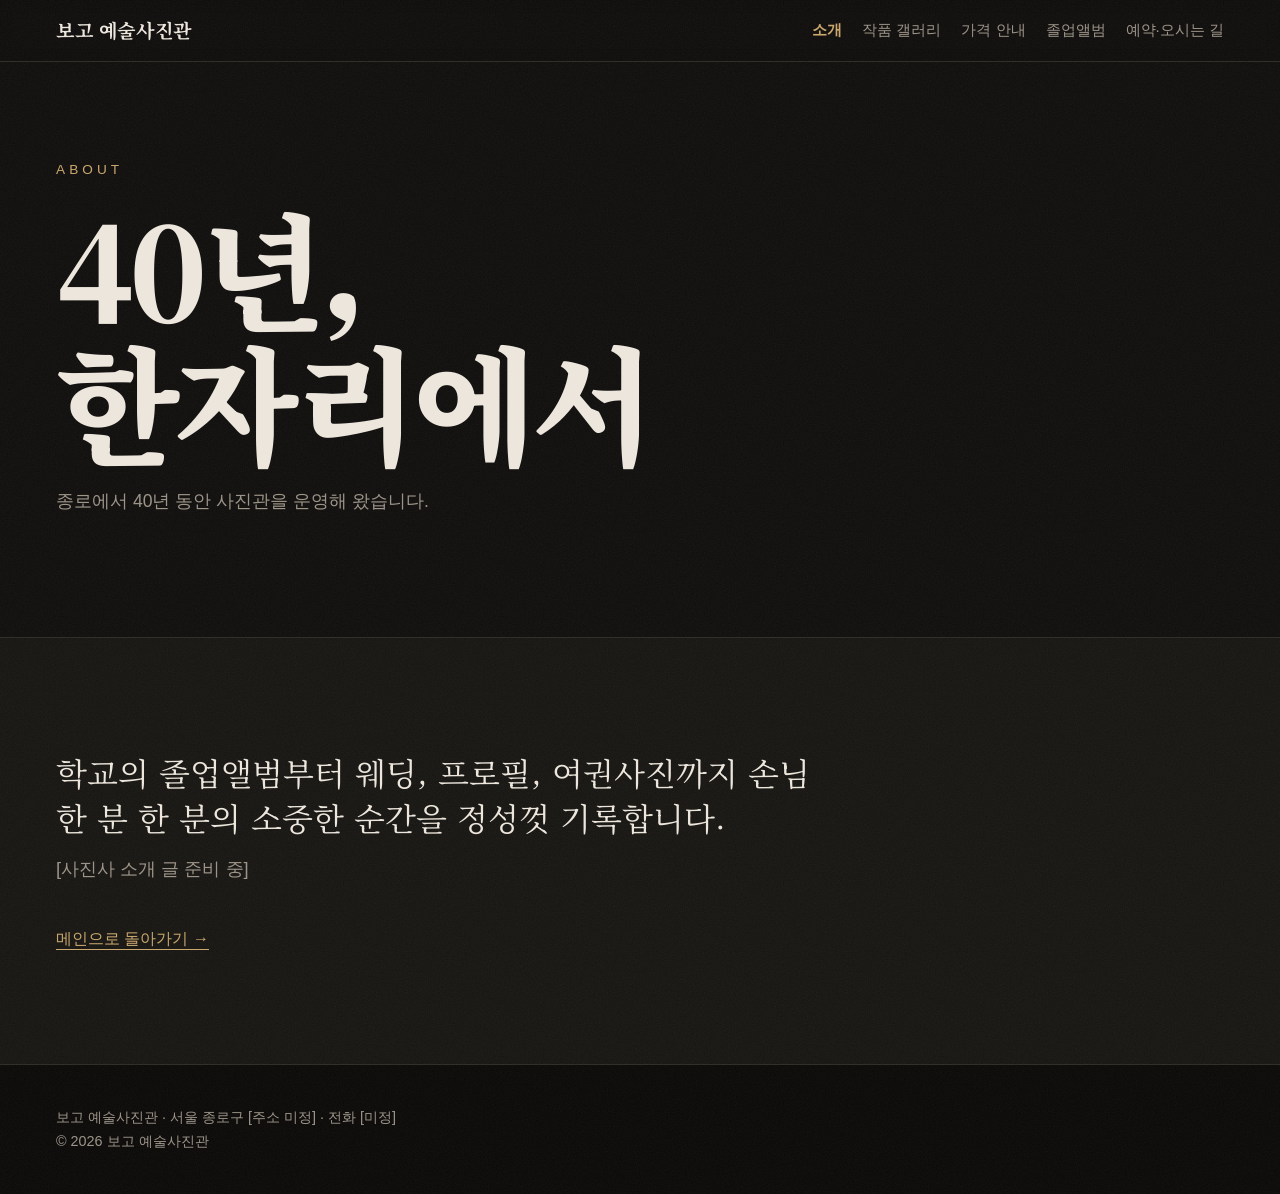
<file: trend/about.html>
<!DOCTYPE html>
<html lang="ko">
<head>
  <meta charset="UTF-8">
  <meta name="viewport" content="width=device-width, initial-scale=1.0">
  <title>소개 | 보고 예술사진관</title>
  <meta name="description" content="종로에서 40년, 보고 예술사진관을 소개합니다">
  <link rel="preconnect" href="https://fonts.googleapis.com">
  <link rel="preconnect" href="https://fonts.gstatic.com" crossorigin>
  <link href="https://fonts.googleapis.com/css2?family=Noto+Serif+KR:wght@500;700;900&display=swap" rel="stylesheet">
  <link rel="stylesheet" href="style.css">
</head>
<body>

  <!-- 상단 메뉴 -->
  <header>
    <div class="wrap">
      <a href="index.html" class="logo">보고 예술사진관</a>
      <nav>
        <a href="about.html" class="current">소개</a>
        <a href="gallery.html">작품 갤러리</a>
        <a href="price.html">가격 안내</a>
        <a href="album.html">졸업앨범</a>
        <a href="contact.html">예약·오시는 길</a>
      </nav>
    </div>
  </header>

  <section class="page-head">
    <div class="wrap">
      <p class="eyebrow">ABOUT</p>
      <h1>40년,<br>한자리에서</h1>
      <p class="lead">종로에서 40년 동안 사진관을 운영해 왔습니다.</p>
    </div>
  </section>

  <section class="about">
    <div class="wrap">
      <div class="about-box">
        <p>학교의 졸업앨범부터 웨딩, 프로필, 여권사진까지 손님 한 분 한 분의 소중한 순간을 정성껏 기록합니다.</p>
        <p>[사진사 소개 글 준비 중]</p>
      </div>
      <p class="more"><a href="index.html">메인으로 돌아가기 →</a></p>
    </div>
  </section>

  <footer>
    <div class="wrap">
      <p>보고 예술사진관 · 서울 종로구 [주소 미정] · 전화 [미정]</p>
      <p>© 2026 보고 예술사진관</p>
    </div>
  </footer>

  <!-- 휴대폰에서만 보이는 하단 버튼 -->
  <div class="mobile-bar">
    <a href="tel:" class="call">전화 예약</a>
    <a href="#" class="kakao">카카오톡 문의</a>
  </div>

</body>
</html>
</file>
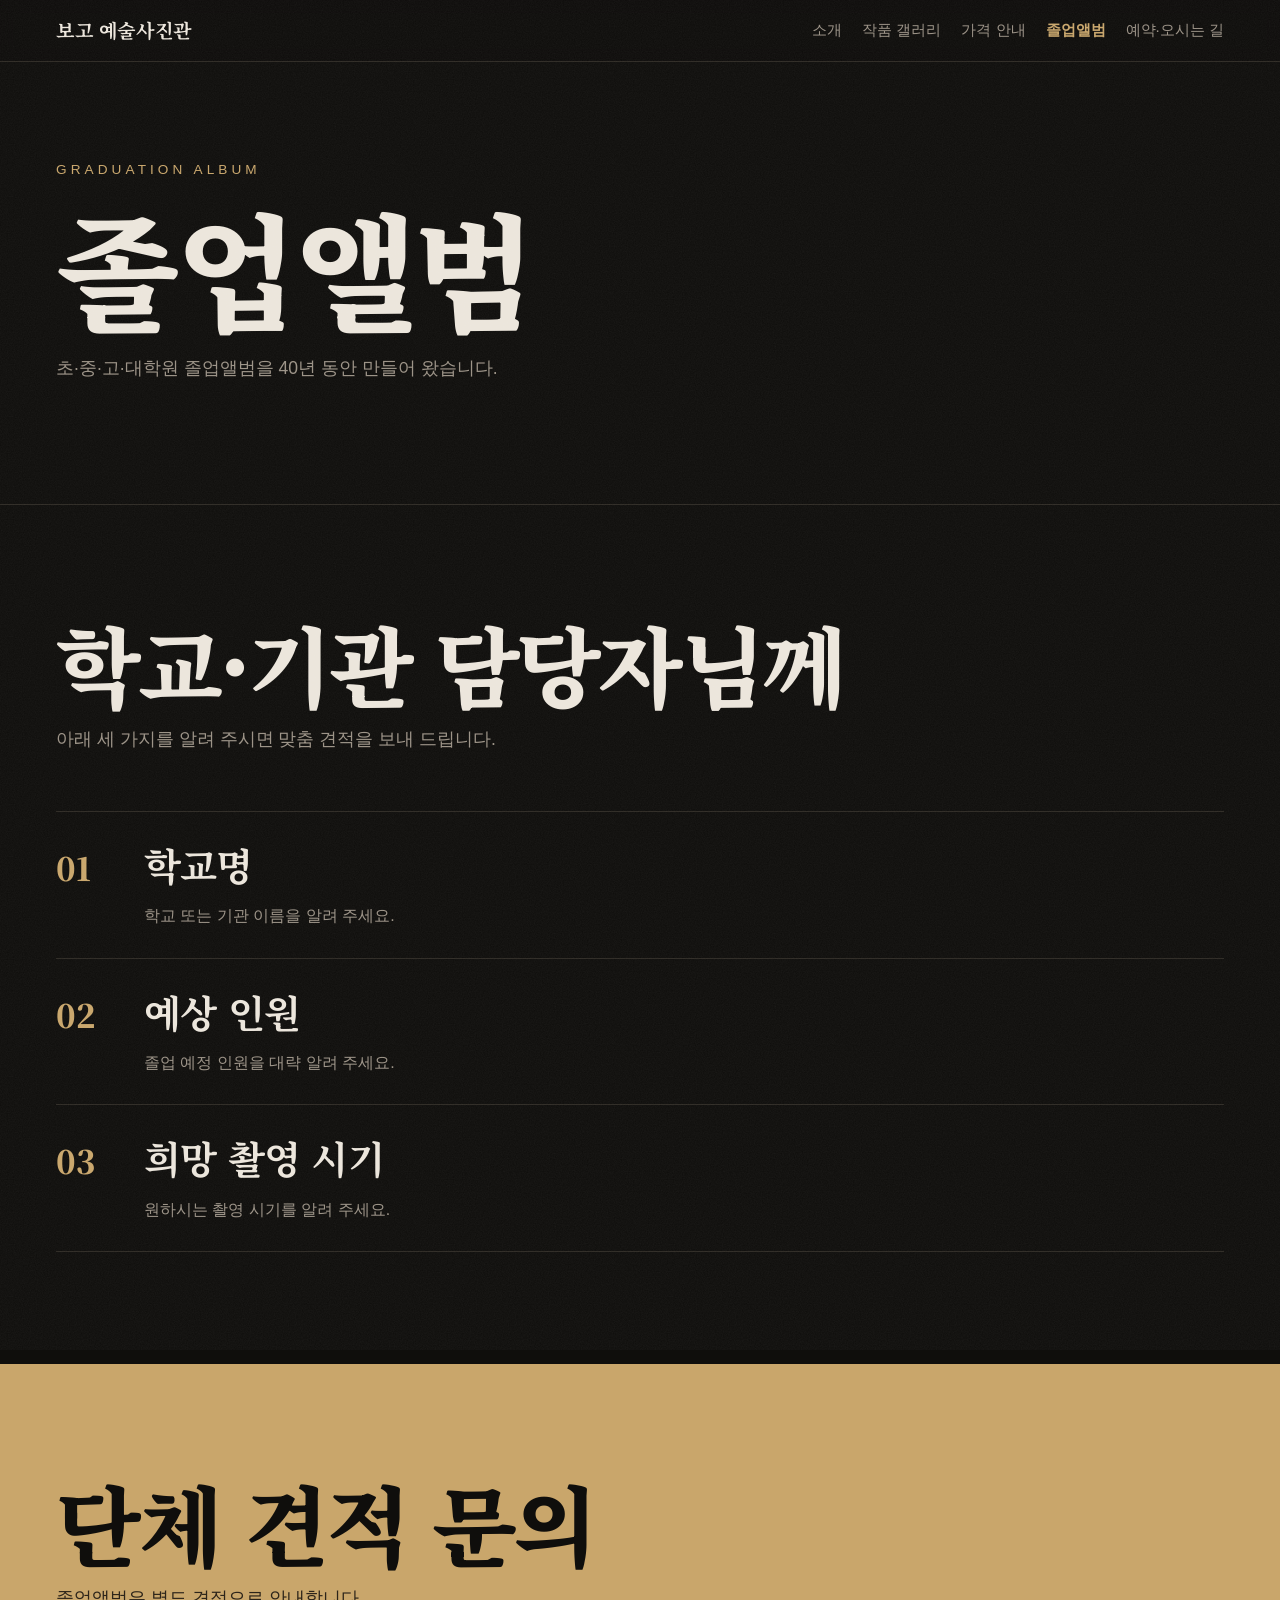
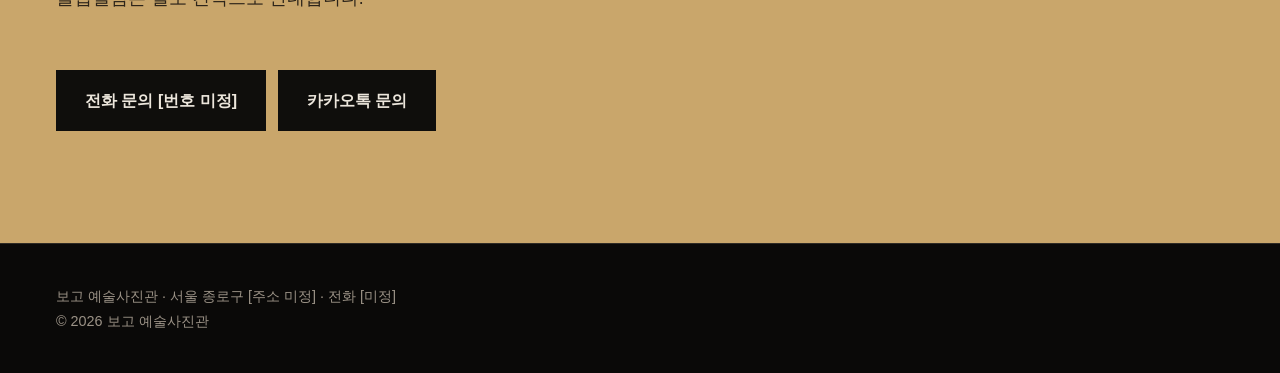
<file: trend/album.html>
<!DOCTYPE html>
<html lang="ko">
<head>
  <meta charset="UTF-8">
  <meta name="viewport" content="width=device-width, initial-scale=1.0">
  <title>졸업앨범 | 보고 예술사진관</title>
  <meta name="description" content="초·중·고·대학원 학교 단체 졸업앨범 촬영, 40년 경력 보고 예술사진관 맞춤 견적 안내">
  <link rel="preconnect" href="https://fonts.googleapis.com">
  <link rel="preconnect" href="https://fonts.gstatic.com" crossorigin>
  <link href="https://fonts.googleapis.com/css2?family=Noto+Serif+KR:wght@500;700;900&display=swap" rel="stylesheet">
  <link rel="stylesheet" href="style.css">
</head>
<body>

  <!-- 상단 메뉴 -->
  <header>
    <div class="wrap">
      <a href="index.html" class="logo">보고 예술사진관</a>
      <nav>
        <a href="about.html">소개</a>
        <a href="gallery.html">작품 갤러리</a>
        <a href="price.html">가격 안내</a>
        <a href="album.html" class="current">졸업앨범</a>
        <a href="contact.html">예약·오시는 길</a>
      </nav>
    </div>
  </header>

  <section class="page-head">
    <div class="wrap">
      <p class="eyebrow">GRADUATION ALBUM</p>
      <h1>졸업앨범</h1>
      <p class="lead">초·중·고·대학원 졸업앨범을 40년 동안 만들어 왔습니다.</p>
    </div>
  </section>

  <section>
    <div class="wrap">
      <h2>학교·기관 담당자님께</h2>
      <p class="lead">아래 세 가지를 알려 주시면 맞춤 견적을 보내 드립니다.</p>
      <ol class="steps">
        <li><h3>학교명</h3><p>학교 또는 기관 이름을 알려 주세요.</p></li>
        <li><h3>예상 인원</h3><p>졸업 예정 인원을 대략 알려 주세요.</p></li>
        <li><h3>희망 촬영 시기</h3><p>원하시는 촬영 시기를 알려 주세요.</p></li>
      </ol>
    </div>
  </section>

  <section class="group">
    <div class="wrap">
      <h2>단체 견적 문의</h2>
      <p class="lead">졸업앨범은 별도 견적으로 안내합니다.</p>
      <div class="buttons">
        <a href="tel:" class="btn">전화 문의 [번호 미정]</a>
        <a href="#" class="btn">카카오톡 문의</a>
      </div>
    </div>
  </section>

  <footer>
    <div class="wrap">
      <p>보고 예술사진관 · 서울 종로구 [주소 미정] · 전화 [미정]</p>
      <p>© 2026 보고 예술사진관</p>
    </div>
  </footer>

  <!-- 휴대폰에서만 보이는 하단 버튼 -->
  <div class="mobile-bar">
    <a href="tel:" class="call">전화 예약</a>
    <a href="#" class="kakao">카카오톡 문의</a>
  </div>

</body>
</html>
</file>
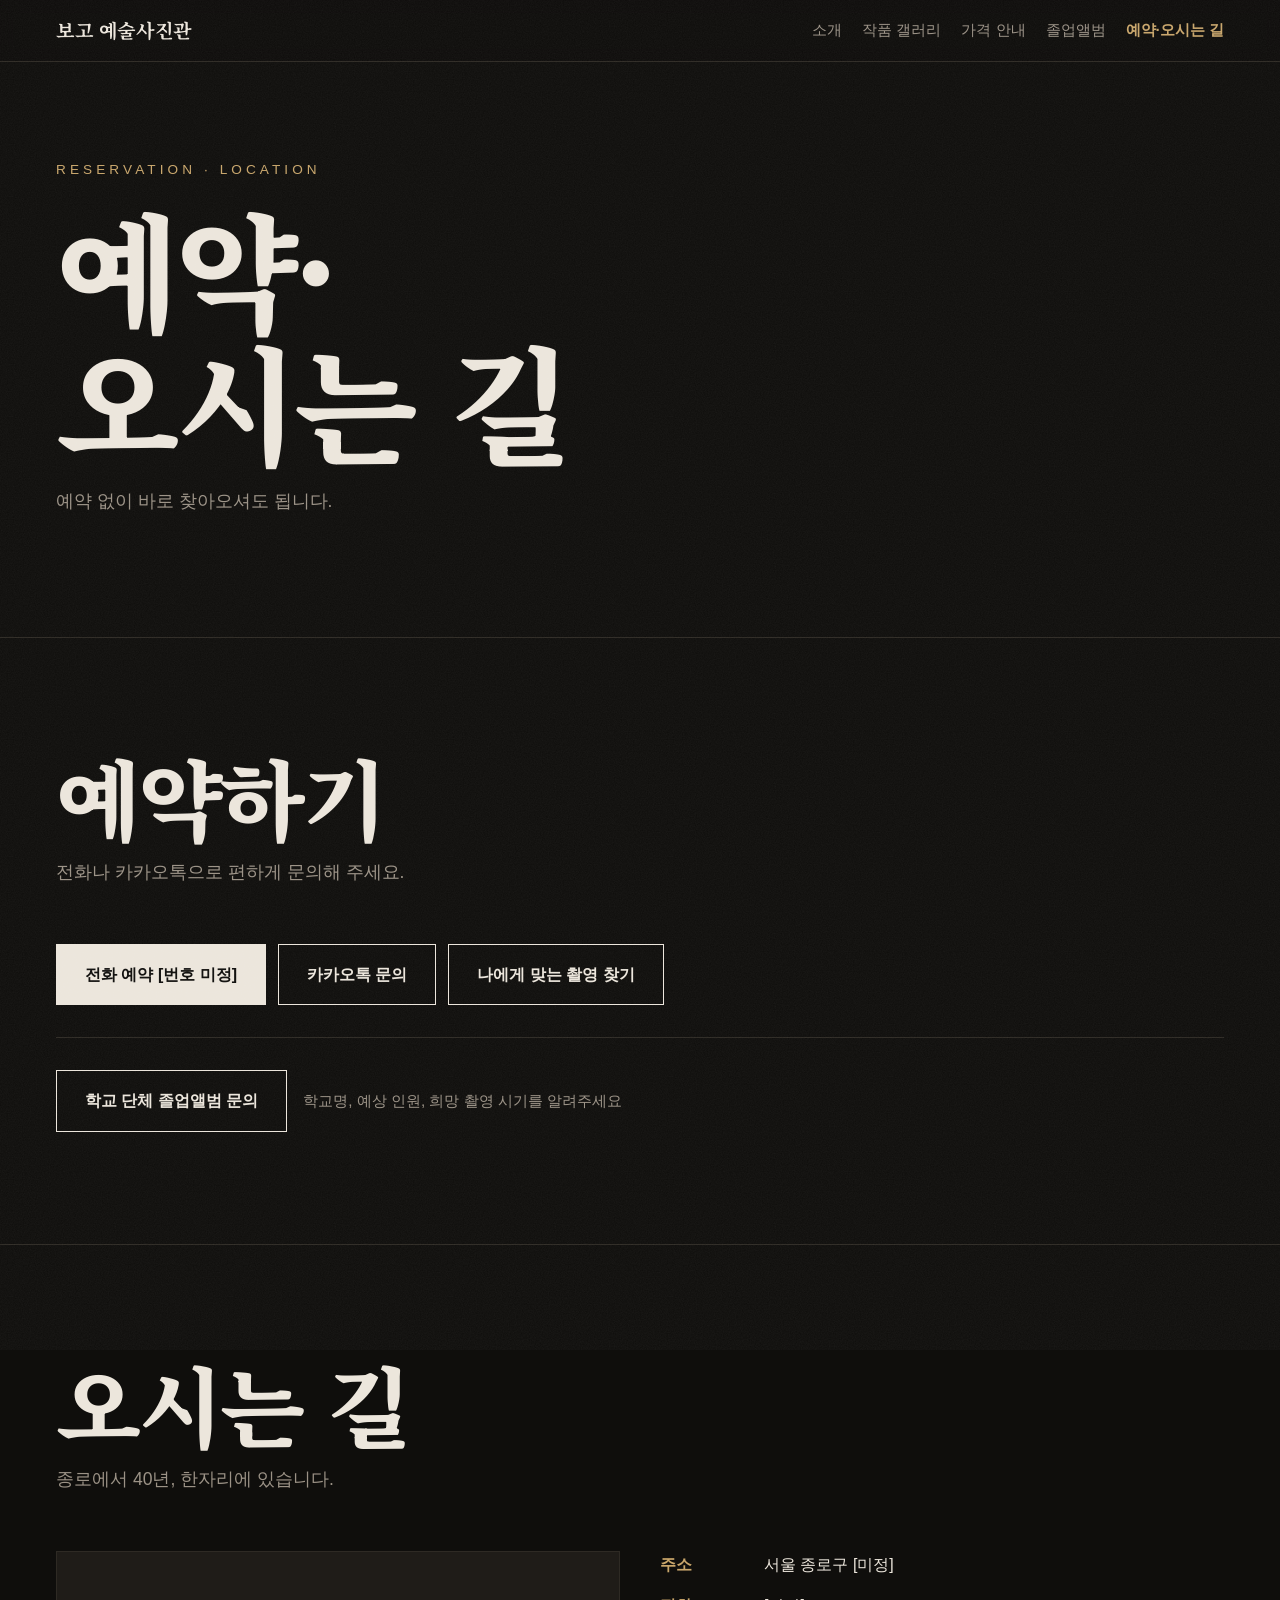
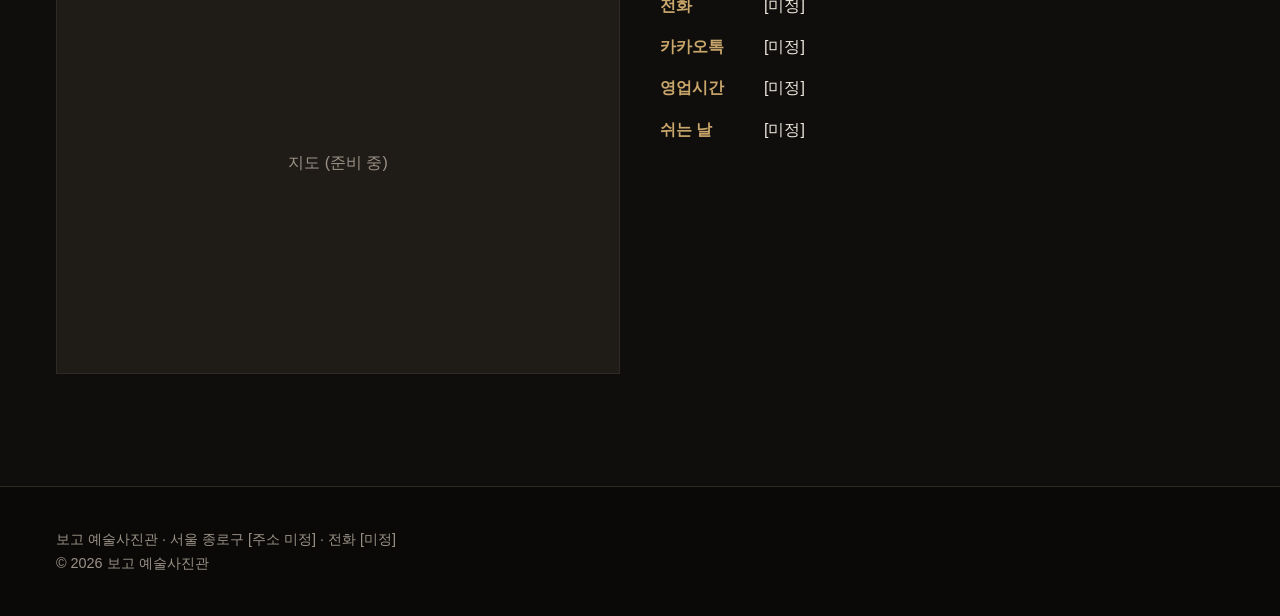
<file: trend/contact.html>
<!DOCTYPE html>
<html lang="ko">
<head>
  <meta charset="UTF-8">
  <meta name="viewport" content="width=device-width, initial-scale=1.0">
  <title>예약·오시는 길 | 보고 예술사진관</title>
  <meta name="description" content="보고 예술사진관 예약 방법, 주소, 영업시간 안내">
  <link rel="preconnect" href="https://fonts.googleapis.com">
  <link rel="preconnect" href="https://fonts.gstatic.com" crossorigin>
  <link href="https://fonts.googleapis.com/css2?family=Noto+Serif+KR:wght@500;700;900&display=swap" rel="stylesheet">
  <link rel="stylesheet" href="style.css">
</head>
<body>

  <!-- 상단 메뉴 -->
  <header>
    <div class="wrap">
      <a href="index.html" class="logo">보고 예술사진관</a>
      <nav>
        <a href="about.html">소개</a>
        <a href="gallery.html">작품 갤러리</a>
        <a href="price.html">가격 안내</a>
        <a href="album.html">졸업앨범</a>
        <a href="contact.html" class="current">예약·오시는 길</a>
      </nav>
    </div>
  </header>

  <section class="page-head">
    <div class="wrap">
      <p class="eyebrow">RESERVATION · LOCATION</p>
      <h1>예약·<br>오시는 길</h1>
      <p class="lead">예약 없이 바로 찾아오셔도 됩니다.</p>
    </div>
  </section>

  <section>
    <div class="wrap">
      <h2>예약하기</h2>
      <p class="lead">전화나 카카오톡으로 편하게 문의해 주세요.</p>
      <div class="buttons">
        <a href="tel:" class="btn btn-main">전화 예약 [번호 미정]</a>
        <a href="#" class="btn btn-sub">카카오톡 문의</a>
        <a href="index.html#finder" class="btn btn-sub">나에게 맞는 촬영 찾기</a>
      </div>
      <div class="school">
        <a href="album.html" class="btn btn-sub">학교 단체 졸업앨범 문의</a>
        <span>학교명, 예상 인원, 희망 촬영 시기를 알려주세요</span>
      </div>
    </div>
  </section>

  <section>
    <div class="wrap">
      <h2>오시는 길</h2>
      <p class="lead">종로에서 40년, 한자리에 있습니다.</p>
      <div class="info">
        <div class="map">지도 (준비 중)</div>
        <dl>
          <dt>주소</dt><dd>서울 종로구 [미정]</dd>
          <dt>전화</dt><dd>[미정]</dd>
          <dt>카카오톡</dt><dd>[미정]</dd>
          <dt>영업시간</dt><dd>[미정]</dd>
          <dt>쉬는 날</dt><dd>[미정]</dd>
        </dl>
      </div>
    </div>
  </section>

  <footer>
    <div class="wrap">
      <p>보고 예술사진관 · 서울 종로구 [주소 미정] · 전화 [미정]</p>
      <p>© 2026 보고 예술사진관</p>
    </div>
  </footer>

  <!-- 휴대폰에서만 보이는 하단 버튼 -->
  <div class="mobile-bar">
    <a href="tel:" class="call">전화 예약</a>
    <a href="#" class="kakao">카카오톡 문의</a>
  </div>

</body>
</html>
</file>
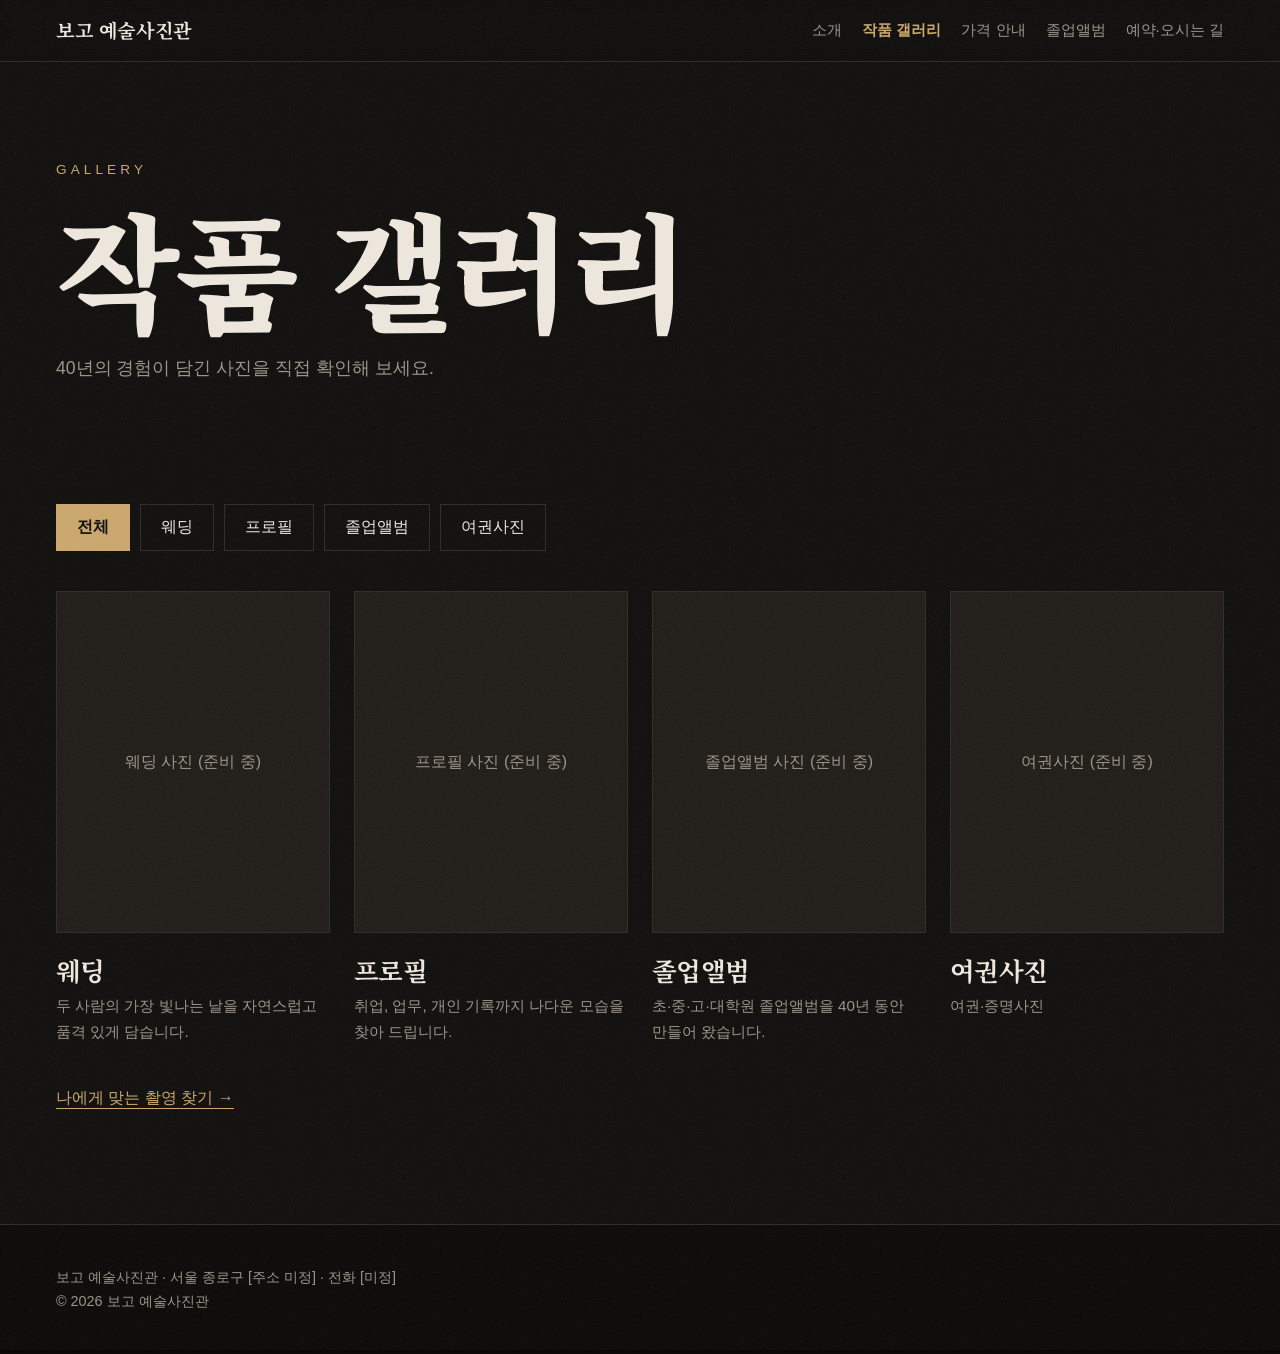
<file: trend/gallery.html>
<!DOCTYPE html>
<html lang="ko">
<head>
  <meta charset="UTF-8">
  <meta name="viewport" content="width=device-width, initial-scale=1.0">
  <title>작품 갤러리 | 보고 예술사진관</title>
  <meta name="description" content="보고 예술사진관의 웨딩·프로필·졸업앨범·여권사진 작품 모음">
  <link rel="preconnect" href="https://fonts.googleapis.com">
  <link rel="preconnect" href="https://fonts.gstatic.com" crossorigin>
  <link href="https://fonts.googleapis.com/css2?family=Noto+Serif+KR:wght@500;700;900&display=swap" rel="stylesheet">
  <link rel="stylesheet" href="style.css">
</head>
<body>

  <!-- 상단 메뉴 -->
  <header>
    <div class="wrap">
      <a href="index.html" class="logo">보고 예술사진관</a>
      <nav>
        <a href="about.html">소개</a>
        <a href="gallery.html" class="current">작품 갤러리</a>
        <a href="price.html">가격 안내</a>
        <a href="album.html">졸업앨범</a>
        <a href="contact.html">예약·오시는 길</a>
      </nav>
    </div>
  </header>

  <section class="page-head">
    <div class="wrap">
      <p class="eyebrow">GALLERY</p>
      <h1>작품 갤러리</h1>
      <p class="lead">40년의 경험이 담긴 사진을 직접 확인해 보세요.</p>
    </div>
  </section>

  <section class="tight">
    <div class="wrap">
      <div class="chips gallery-filter" id="filter">
        <button type="button" class="chip" data-v="all" aria-pressed="true">전체</button>
        <button type="button" class="chip" data-v="wedding" aria-pressed="false">웨딩</button>
        <button type="button" class="chip" data-v="profile" aria-pressed="false">프로필</button>
        <button type="button" class="chip" data-v="school" aria-pressed="false">졸업앨범</button>
        <button type="button" class="chip" data-v="passport" aria-pressed="false">여권사진</button>
      </div>

      <div class="grid" id="gallery">
        <div class="card" data-kind="wedding">
          <div class="photo">웨딩 사진 (준비 중)</div>
          <h3>웨딩</h3>
          <p>두 사람의 가장 빛나는 날을 자연스럽고 품격 있게 담습니다.</p>
        </div>
        <div class="card" data-kind="profile">
          <div class="photo">프로필 사진 (준비 중)</div>
          <h3>프로필</h3>
          <p>취업, 업무, 개인 기록까지 나다운 모습을 찾아 드립니다.</p>
        </div>
        <div class="card" data-kind="school">
          <div class="photo">졸업앨범 사진 (준비 중)</div>
          <h3>졸업앨범</h3>
          <p>초·중·고·대학원 졸업앨범을 40년 동안 만들어 왔습니다.</p>
        </div>
        <div class="card" data-kind="passport">
          <div class="photo">여권사진 (준비 중)</div>
          <h3>여권사진</h3>
          <p>여권·증명사진</p>
        </div>
      </div>
      <p class="more"><a href="index.html#finder">나에게 맞는 촬영 찾기 →</a></p>
    </div>
  </section>

  <footer>
    <div class="wrap">
      <p>보고 예술사진관 · 서울 종로구 [주소 미정] · 전화 [미정]</p>
      <p>© 2026 보고 예술사진관</p>
    </div>
  </footer>

  <!-- 휴대폰에서만 보이는 하단 버튼 -->
  <div class="mobile-bar">
    <a href="tel:" class="call">전화 예약</a>
    <a href="#" class="kakao">카카오톡 문의</a>
  </div>

  <script>
    (function () {
      var filter = document.getElementById("filter");
      var cards = document.querySelectorAll("#gallery .card");
      filter.addEventListener("click", function (e) {
        var btn = e.target.closest(".chip");
        if (!btn) return;
        filter.querySelectorAll(".chip").forEach(function (c) { c.setAttribute("aria-pressed", c === btn ? "true" : "false"); });
        var v = btn.dataset.v;
        cards.forEach(function (card) { card.hidden = v !== "all" && card.dataset.kind !== v; });
      });
    })();
  </script>

</body>
</html>
</file>
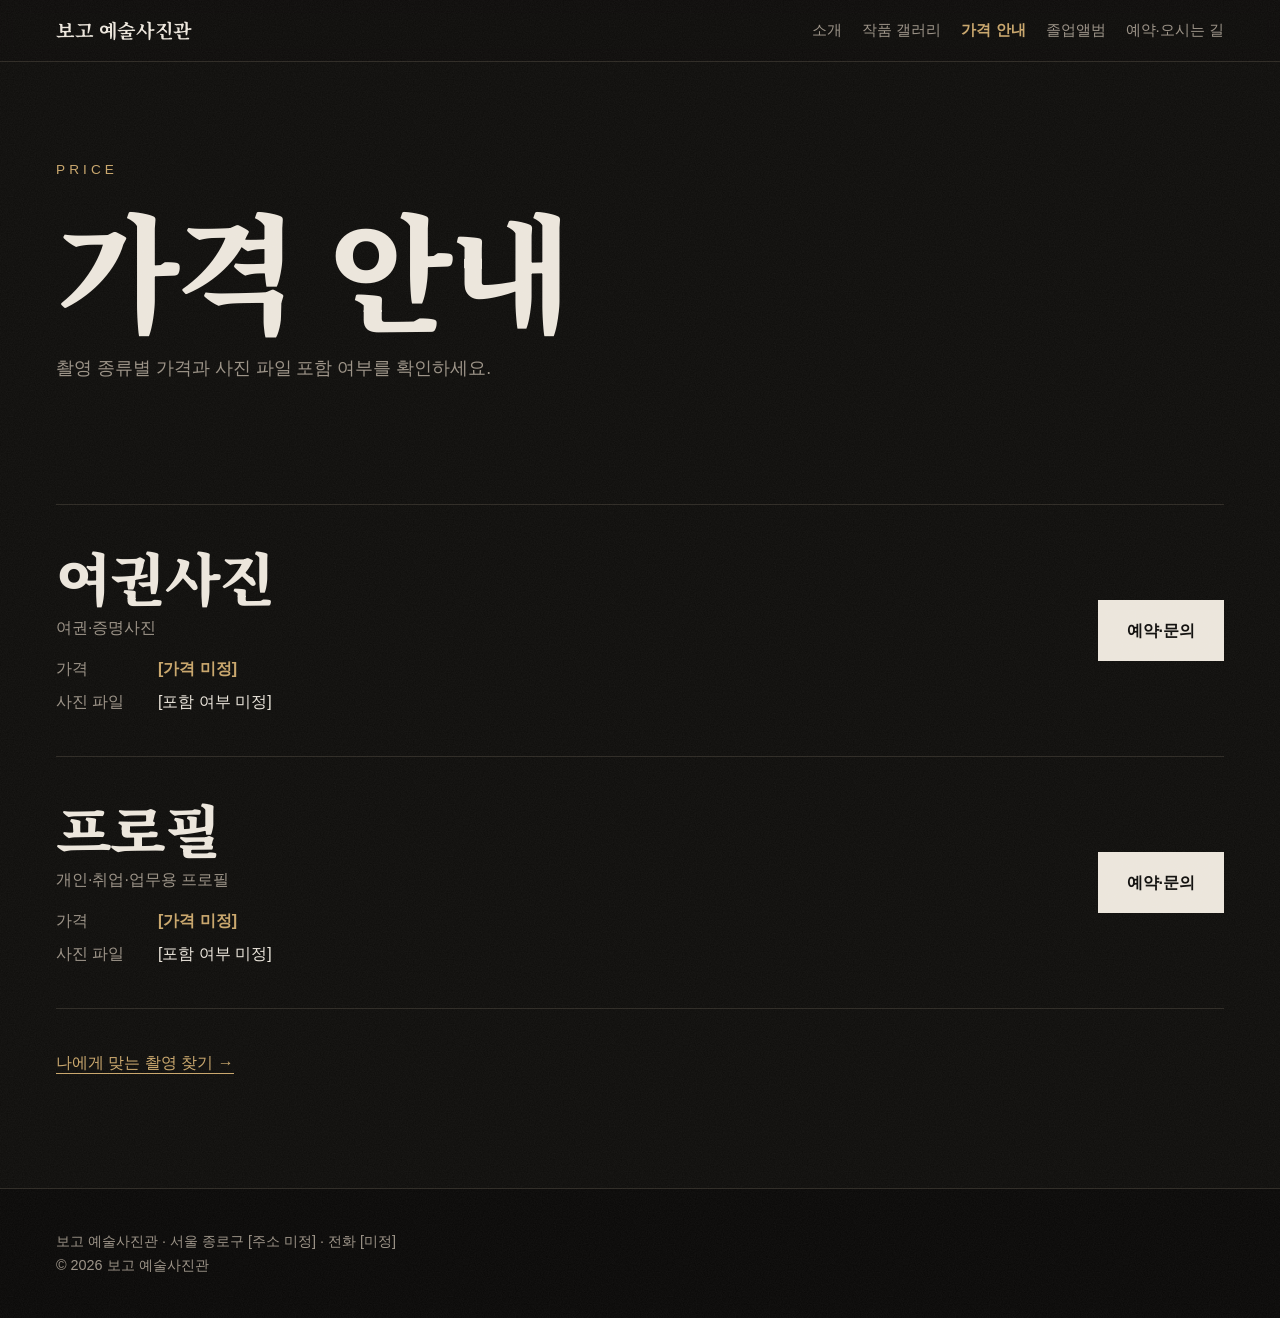
<file: trend/price.html>
<!DOCTYPE html>
<html lang="ko">
<head>
  <meta charset="UTF-8">
  <meta name="viewport" content="width=device-width, initial-scale=1.0">
  <title>가격 안내 | 보고 예술사진관</title>
  <meta name="description" content="종로 보고 예술사진관의 여권사진, 프로필 사진 가격과 사진 파일 포함 여부 안내">
  <link rel="preconnect" href="https://fonts.googleapis.com">
  <link rel="preconnect" href="https://fonts.gstatic.com" crossorigin>
  <link href="https://fonts.googleapis.com/css2?family=Noto+Serif+KR:wght@500;700;900&display=swap" rel="stylesheet">
  <link rel="stylesheet" href="style.css">
</head>
<body>

  <!-- 상단 메뉴 -->
  <header>
    <div class="wrap">
      <a href="index.html" class="logo">보고 예술사진관</a>
      <nav>
        <a href="about.html">소개</a>
        <a href="gallery.html">작품 갤러리</a>
        <a href="price.html" class="current">가격 안내</a>
        <a href="album.html">졸업앨범</a>
        <a href="contact.html">예약·오시는 길</a>
      </nav>
    </div>
  </header>

  <section class="page-head">
    <div class="wrap">
      <p class="eyebrow">PRICE</p>
      <h1>가격 안내</h1>
      <p class="lead">촬영 종류별 가격과 사진 파일 포함 여부를 확인하세요.</p>
    </div>
  </section>

  <section class="tight">
    <div class="wrap">
      <div class="price-list">
        <!-- 여권사진 -->
        <div class="item">
          <div>
            <h2>여권사진</h2>
            <p class="desc">여권·증명사진</p>
            <dl>
              <dt>가격</dt><dd class="price">[가격 미정]</dd>
              <dt>사진 파일</dt><dd>[포함 여부 미정]</dd>
            </dl>
          </div>
          <a href="tel:" class="btn btn-main">예약·문의</a>
        </div>

        <!-- 프로필 -->
        <div class="item">
          <div>
            <h2>프로필</h2>
            <p class="desc">개인·취업·업무용 프로필</p>
            <dl>
              <dt>가격</dt><dd class="price">[가격 미정]</dd>
              <dt>사진 파일</dt><dd>[포함 여부 미정]</dd>
            </dl>
          </div>
          <a href="tel:" class="btn btn-main">예약·문의</a>
        </div>
      </div>
      <p class="more"><a href="index.html#finder">나에게 맞는 촬영 찾기 →</a></p>
    </div>
  </section>

  <footer>
    <div class="wrap">
      <p>보고 예술사진관 · 서울 종로구 [주소 미정] · 전화 [미정]</p>
      <p>© 2026 보고 예술사진관</p>
    </div>
  </footer>

  <!-- 휴대폰에서만 보이는 하단 버튼 -->
  <div class="mobile-bar">
    <a href="tel:" class="call">전화 예약</a>
    <a href="#" class="kakao">카카오톡 문의</a>
  </div>

</body>
</html>
</file>
<file: style.css>
/* 보고 예술사진관 · 럭셔리 스타일 공통 꾸밈 */
:root {
  --paper: #fbf8f3;
  --ivory: #f4eee4;
  --ink: #1d1a16;
  --ink-2: #4a443c;
  --muted: #877e72;
  --gold: #9c7c4f;
  --gold-soft: #c9ae84;
  --line: #e3dacc;
  --night: #15120e;
  --night-2: #1f1b16;
  --serif: "Noto Serif KR", "Batang", serif;
  --latin: "Cormorant Garamond", "Times New Roman", serif;
  --sans: "Noto Sans KR", "Malgun Gothic", "Apple SD Gothic Neo", sans-serif;
}

* { box-sizing: border-box; margin: 0; padding: 0; }
html { background: var(--paper); scroll-behavior: smooth; }
body {
  font-family: var(--sans); font-weight: 300;
  color: var(--ink); background: var(--paper);
  line-height: 1.85; letter-spacing: -0.005em;
  word-break: keep-all; overflow-x: hidden;
}
a { color: inherit; text-decoration: none; }
img { max-width: 100%; display: block; }
.wrap { max-width: 1160px; margin: 0 auto; padding: 0 16px; }
.narrow { max-width: 760px; }

/* ── 상단 메뉴 ───────────────────────── */
.site-header {
  position: sticky; top: 0; z-index: 30;
  background: rgba(251, 248, 243, 0.92); backdrop-filter: blur(10px);
  border-bottom: 1px solid var(--line);
}
.site-header .wrap { display: flex; align-items: center; justify-content: space-between; gap: 16px; height: 72px; }
.brand { display: flex; flex-direction: column; line-height: 1.2; }
.brand .ko { font-family: var(--serif); font-size: 1.15rem; font-weight: 600; letter-spacing: 0.02em; }
.brand .en { font-family: var(--latin); font-size: 0.72rem; letter-spacing: 0.32em; color: var(--gold); text-transform: uppercase; }
.menu { display: flex; align-items: center; gap: 28px; font-size: 0.92rem; }
.menu a { color: var(--ink-2); position: relative; padding: 4px 0; }
.menu a::after { content: ""; position: absolute; left: 0; right: 0; bottom: -2px; height: 1px; background: var(--gold); transform: scaleX(0); transition: transform .35s ease; }
.menu a:hover::after, .menu a.current::after { transform: scaleX(1); }
.menu a.current { color: var(--ink); font-weight: 500; }
.menu .call-top {
  border: 1px solid var(--gold); color: var(--gold); padding: 8px 16px; font-weight: 500;
}
.menu .call-top::after { display: none; }
.menu .call-top:hover { background: var(--gold); color: var(--paper); }
.menu-toggle { display: none; background: none; border: 0; font: inherit; font-size: 0.85rem; letter-spacing: 0.2em; color: var(--ink); cursor: pointer; padding: 8px 0; }

/* ── 공통 글자 ───────────────────────── */
.eyebrow {
  font-family: var(--latin); font-size: 0.85rem; letter-spacing: 0.38em; text-transform: uppercase;
  color: var(--gold); display: flex; align-items: center; gap: 14px; margin-bottom: 24px;
}
.eyebrow::before { content: ""; width: 36px; height: 1px; background: currentColor; }
.eyebrow.center { justify-content: center; }
.eyebrow.center::after { content: ""; width: 36px; height: 1px; background: currentColor; }
h1, h2, h3 { font-family: var(--serif); font-weight: 400; letter-spacing: -0.02em; line-height: 1.3; }
.display { font-size: clamp(2.4rem, 6.5vw, 5rem); line-height: 1.2; font-weight: 300; }
.display em, h2 em { font-style: normal; color: var(--gold); }
.title { font-size: clamp(1.9rem, 4.2vw, 3.1rem); margin-bottom: 18px; }
.lead { color: var(--ink-2); font-size: 1.05rem; max-width: 620px; }
.center { text-align: center; }
.center .lead { margin-left: auto; margin-right: auto; }
.num { font-family: var(--latin); font-style: italic; color: var(--gold); }

/* ── 버튼 ───────────────────────── */
.actions { display: flex; flex-wrap: wrap; gap: 12px; margin-top: 36px; }
.center .actions { justify-content: center; }
.btn {
  display: inline-flex; align-items: center; justify-content: center; gap: 10px;
  padding: 16px 30px; font-family: var(--sans); font-size: 0.95rem; font-weight: 500; letter-spacing: 0.04em;
  border: 1px solid var(--ink); background: transparent; color: var(--ink); cursor: pointer;
  transition: background .3s, color .3s, border-color .3s;
}
.btn:hover { background: var(--ink); color: var(--paper); }
.btn-gold { background: var(--gold); border-color: var(--gold); color: #fff; }
.btn-gold:hover { background: var(--ink); border-color: var(--ink); }
.on-dark .btn { border-color: rgba(255,255,255,0.55); color: #fff; }
.on-dark .btn:hover { background: #fff; color: var(--ink); }
.on-dark .btn-gold { background: var(--gold-soft); border-color: var(--gold-soft); color: var(--ink); }
.on-dark .btn-gold:hover { background: #fff; border-color: #fff; }
.text-link { color: var(--gold); border-bottom: 1px solid var(--gold-soft); padding-bottom: 2px; font-weight: 400; }
.text-link:hover { color: var(--ink); border-color: var(--ink); }

/* ── 구역 ───────────────────────── */
.section { padding: 128px 0; }
.section.tone { background: var(--ivory); }
.section.dark, .on-dark { background: var(--night); color: #efe8dc; }
.on-dark .lead, .section.dark .lead { color: #b9ae9e; }
.section-head { margin-bottom: 64px; }
.section-head.split { display: flex; flex-wrap: wrap; align-items: flex-end; justify-content: space-between; gap: 24px; }

/* ── 첫 화면 ───────────────────────── */
.hero { position: relative; min-height: min(calc(100vh - 72px), 860px); display: flex; align-items: center; overflow: hidden; }
.hero > .wrap { width: 100%; }
.hero .frame {
  position: absolute; inset: 0;
  background:
    radial-gradient(ellipse at 70% 30%, rgba(201,174,132,0.18), transparent 60%),
    linear-gradient(160deg, #2a241c 0%, #15120e 60%, #0f0d0a 100%);
}
.hero .frame span {
  position: absolute; right: 24px; bottom: 24px; font-size: 0.8rem; color: rgba(255,255,255,0.35); letter-spacing: 0.1em;
}
.hero .wrap { position: relative; padding-top: 96px; padding-bottom: 96px; }
.hero .kinds { margin-top: 28px; font-family: var(--serif); font-size: clamp(1rem, 2vw, 1.2rem); color: var(--gold-soft); letter-spacing: 0.12em; }
.hero .sub { margin-top: 20px; color: #b9ae9e; max-width: 560px; }
.hero .group-line {
  margin-top: 48px; padding-top: 28px; border-top: 1px solid rgba(255,255,255,0.14);
  display: flex; flex-wrap: wrap; align-items: center; gap: 12px 24px; color: #b9ae9e; font-size: 0.95rem;
}
.hero .group-line a { color: var(--gold-soft); border-bottom: 1px solid currentColor; }

/* 하위 페이지 머리말 */
.page-hero { background: var(--night); color: #efe8dc; padding: 136px 0 112px; position: relative; overflow: hidden; }
.page-hero::before {
  content: ""; position: absolute; inset: 0;
  background: radial-gradient(ellipse at 85% 0%, rgba(201,174,132,0.16), transparent 55%);
}
.page-hero .wrap { position: relative; }
.page-hero .lead { color: #b9ae9e; margin-top: 8px; }

/* ── 사진 자리 ───────────────────────── */
.ph {
  position: relative; background: linear-gradient(150deg, #e9e1d4, #d9cdbb);
  display: flex; align-items: flex-end; padding: 18px; overflow: hidden;
}
.ph::before { content: ""; position: absolute; inset: 12px; border: 1px solid rgba(255,255,255,0.6); pointer-events: none; }
.ph span { position: relative; font-size: 0.8rem; color: #6f6557; letter-spacing: 0.06em; }
.ph.tall { aspect-ratio: 3 / 4; }
.ph.wide { aspect-ratio: 4 / 3; }
.ph.square { aspect-ratio: 1; }
.ph.dark { background: linear-gradient(150deg, #2b251d, #1a1612); }
.ph.dark span { color: #8f8475; }
.ph.dark::before { border-color: rgba(201,174,132,0.3); }

/* ── 대표 작품 ───────────────────────── */
.works { display: grid; grid-template-columns: repeat(3, 1fr); gap: 32px; }
.work { display: block; }
.work .ph { transition: transform .8s cubic-bezier(.2,.7,.2,1); }
.work:hover .ph { transform: scale(0.985); }
.work .meta { display: flex; align-items: baseline; gap: 14px; margin-top: 22px; }
.work .meta .num { font-size: 1.3rem; }
.work h3 { font-size: 1.45rem; }
.work p { color: var(--muted); font-size: 0.95rem; margin-top: 6px; }
.works .work:nth-child(2) { margin-top: 72px; }

/* ── 소개 ───────────────────────── */
.story { display: grid; grid-template-columns: 5fr 6fr; gap: 80px; align-items: center; }
.story .big-num { font-family: var(--latin); font-size: clamp(6rem, 16vw, 12rem); line-height: 0.9; color: var(--gold); font-weight: 300; }
.story .big-num small { font-family: var(--serif); font-size: 0.22em; color: var(--ink-2); margin-left: 8px; }
.story p { color: var(--ink-2); margin-bottom: 14px; }
.quote { font-family: var(--serif); font-size: clamp(1.3rem, 2.6vw, 1.75rem); line-height: 1.6; color: var(--ink); margin: 28px 0; padding-left: 24px; border-left: 1px solid var(--gold); }

.timeline { list-style: none; border-top: 1px solid var(--line); }
.timeline li { display: grid; grid-template-columns: 160px 1fr; gap: 24px; padding: 32px 0; border-bottom: 1px solid var(--line); }
.timeline .when { font-family: var(--latin); font-size: 1.5rem; font-style: italic; color: var(--gold); }
.timeline h3 { font-size: 1.25rem; margin-bottom: 4px; }
.timeline p { color: var(--muted); }

.profile { display: grid; grid-template-columns: 4fr 6fr; gap: 72px; align-items: center; }

/* ── 가격 ───────────────────────── */
.price-table { border-top: 1px solid var(--ink); }
.price-row {
  display: grid; grid-template-columns: 70px 1.3fr 1.6fr auto; gap: 24px; align-items: center;
  padding: 36px 0; border-bottom: 1px solid var(--line);
}
.price-row .num { font-size: 1.6rem; }
.price-row h3 { font-size: 1.6rem; }
.price-row .desc { color: var(--muted); font-size: 0.95rem; }
.price-row .amount { font-family: var(--serif); font-size: 1.2rem; color: var(--gold); }
.price-row .note { color: var(--muted); font-size: 0.88rem; }
.price-mini { display: grid; grid-template-columns: repeat(4, 1fr); border-top: 1px solid var(--line); border-left: 1px solid var(--line); }
.price-mini > div { padding: 36px 28px; border-right: 1px solid var(--line); border-bottom: 1px solid var(--line); background: var(--paper); }
.price-mini h3 { font-size: 1.35rem; margin-bottom: 4px; }
.price-mini p { color: var(--muted); font-size: 0.92rem; }
.price-mini .amount { font-family: var(--serif); color: var(--gold); margin-top: 18px; }

/* ── 졸업앨범 ───────────────────────── */
.process { display: grid; grid-template-columns: repeat(5, 1fr); border-top: 1px solid rgba(255,255,255,0.14); }
.process li { list-style: none; padding: 36px 24px 8px 0; }
.process .num { font-size: 2.2rem; display: block; margin-bottom: 14px; color: var(--gold-soft); }
.process h3 { font-size: 1.15rem; margin-bottom: 6px; color: #fff; }
.process p { color: #b9ae9e; font-size: 0.92rem; }
.records { display: grid; grid-template-columns: repeat(4, 1fr); gap: 1px; background: var(--line); border: 1px solid var(--line); }
.records div { background: var(--paper); padding: 32px 24px; }
.records .kind { font-family: var(--latin); letter-spacing: 0.3em; font-size: 0.8rem; color: var(--gold); text-transform: uppercase; }
.records h3 { font-size: 1.3rem; margin: 6px 0; }
.records p { color: var(--muted); font-size: 0.92rem; }

/* ── 갤러리 ───────────────────────── */
.tabs { display: flex; flex-wrap: wrap; gap: 8px 32px; margin-bottom: 56px; border-bottom: 1px solid var(--line); }
.tab { background: none; border: 0; font: inherit; font-size: 1rem; color: var(--muted); padding: 14px 0; cursor: pointer; position: relative; }
.tab[aria-pressed="true"] { color: var(--ink); font-weight: 500; }
.tab[aria-pressed="true"]::after { content: ""; position: absolute; left: 0; right: 0; bottom: -1px; height: 1px; background: var(--gold); }
.masonry { columns: 3 280px; column-gap: 24px; }
.masonry figure { break-inside: avoid; margin-bottom: 24px; }
.masonry figure[hidden] { display: none; }
.masonry figcaption { font-size: 0.88rem; color: var(--muted); margin-top: 10px; }
.notice { font-size: 0.9rem; color: var(--muted); border-top: 1px solid var(--line); padding-top: 20px; margin-top: 40px; }

/* ── 연락·양식 ───────────────────────── */
.contact-ways { display: grid; grid-template-columns: repeat(3, 1fr); gap: 1px; background: var(--line); border: 1px solid var(--line); }
.contact-ways a { background: var(--paper); padding: 40px 28px; transition: background .3s; display: block; }
.contact-ways a:hover { background: var(--ivory); }
.contact-ways .kind { font-family: var(--latin); letter-spacing: 0.3em; font-size: 0.8rem; color: var(--gold); text-transform: uppercase; }
.contact-ways h3 { font-size: 1.5rem; margin: 8px 0 4px; }
.contact-ways p { color: var(--muted); font-size: 0.92rem; }

.form { display: grid; grid-template-columns: 1fr 1fr; gap: 28px 32px; }
.field { display: flex; flex-direction: column; gap: 8px; }
.field.full { grid-column: 1 / -1; }
.field label { font-size: 0.85rem; letter-spacing: 0.06em; color: var(--ink-2); font-weight: 400; }
.field label b { color: var(--gold); font-weight: 400; }
.field input, .field select, .field textarea {
  font: inherit; font-weight: 300; color: var(--ink); background: transparent;
  border: 0; border-bottom: 1px solid #cfc4b3; padding: 10px 0; border-radius: 0; outline: none;
  transition: border-color .3s;
}
.field textarea { min-height: 96px; resize: vertical; }
.field input:focus, .field select:focus, .field textarea:focus { border-color: var(--gold); }
.consent { grid-column: 1 / -1; background: var(--ivory); padding: 24px; font-size: 0.9rem; color: var(--ink-2); }
.consent ul { list-style: none; margin: 10px 0 16px; }
.consent li { padding: 3px 0; }
.consent li::before { content: "· "; color: var(--gold); }
.consent label { display: flex; align-items: center; gap: 10px; font-weight: 500; color: var(--ink); cursor: pointer; }
.consent input { width: 18px; height: 18px; accent-color: var(--gold); }
.form .submit { grid-column: 1 / -1; display: flex; flex-wrap: wrap; align-items: center; gap: 16px 24px; }
.form-result { grid-column: 1 / -1; display: none; border: 1px solid var(--gold); padding: 20px 24px; color: var(--ink-2); }
.form-result.show { display: block; }

.visit { display: grid; grid-template-columns: 6fr 5fr; gap: 64px; align-items: start; }
.info-list { border-top: 1px solid var(--line); }
.info-list div { display: grid; grid-template-columns: 110px 1fr; gap: 16px; padding: 18px 0; border-bottom: 1px solid var(--line); }
.info-list dt { color: var(--gold); font-size: 0.9rem; letter-spacing: 0.06em; }
.info-list dd { color: var(--ink); }

/* ── 단체 견적 띠 ───────────────────────── */
.band { padding: 112px 0; }
.band .title { color: #fff; }

/* ── 바닥글 ───────────────────────── */
.site-footer { background: var(--night); color: #9d9284; padding: 80px 0 40px; font-size: 0.9rem; }
.site-footer .top { display: grid; grid-template-columns: 2fr 1fr 1fr; gap: 40px; padding-bottom: 48px; border-bottom: 1px solid rgba(255,255,255,0.1); }
.site-footer .brand .ko { color: #efe8dc; font-size: 1.3rem; }
.site-footer .brand + p { margin-top: 18px; max-width: 360px; }
.site-footer h4 { font-family: var(--latin); font-weight: 400; letter-spacing: 0.3em; font-size: 0.78rem; text-transform: uppercase; color: var(--gold-soft); margin-bottom: 14px; }
.site-footer ul { list-style: none; }
.site-footer li { padding: 3px 0; }
.site-footer a:hover { color: #efe8dc; }
.site-footer .bottom { padding-top: 28px; display: flex; flex-wrap: wrap; justify-content: space-between; gap: 8px; font-size: 0.82rem; }

/* ── 휴대폰 하단 연락 버튼 ───────────────────────── */
.quick-bar { display: none; }

/* ── 나타나는 효과 ───────────────────────── */
.js .reveal { opacity: 0; transform: translateY(24px); transition: opacity 1s ease, transform 1s cubic-bezier(.2,.7,.2,1); }
.js .reveal.in { opacity: 1; transform: none; }
@media (prefers-reduced-motion: reduce) {
  .js .reveal { opacity: 1; transform: none; transition: none; }
  html { scroll-behavior: auto; }
}

/* ── 화면 폭에 따라 ───────────────────────── */
@media (max-width: 960px) {
  .works { grid-template-columns: 1fr 1fr; }
  .works .work:nth-child(2) { margin-top: 0; }
  .story, .profile, .visit { grid-template-columns: 1fr; gap: 48px; }
  .price-mini { grid-template-columns: 1fr 1fr; }
  .process { grid-template-columns: 1fr 1fr; }
  .records { grid-template-columns: 1fr 1fr; }
  .site-footer .top { grid-template-columns: 1fr 1fr; }
  .site-footer .top > div:first-child { grid-column: 1 / -1; }
}
@media (max-width: 820px) {
  .menu-toggle { display: block; }
  .menu {
    display: none; position: absolute; top: 72px; left: 0; right: 0;
    flex-direction: column; align-items: stretch; gap: 0;
    background: var(--paper); border-bottom: 1px solid var(--line); padding: 8px 16px 20px;
  }
  .menu.open { display: flex; }
  .menu a { padding: 14px 0; border-bottom: 1px solid var(--line); }
  .menu a::after { display: none; }
  .menu .call-top { margin-top: 12px; text-align: center; }
}
@media (max-width: 640px) {
  body { padding-bottom: 60px; }
  .section { padding: 88px 0; }
  .band { padding: 80px 0; }
  .page-hero { padding: 88px 0 72px; }
  .section-head { margin-bottom: 44px; }
  .works { grid-template-columns: 1fr; }
  .price-mini { grid-template-columns: 1fr; }
  .price-row { grid-template-columns: 44px 1fr; gap: 6px 16px; }
  .price-row > :nth-child(n+3) { grid-column: 2; }
  .price-row .btn { justify-self: start; margin-top: 10px; }
  .process, .records, .contact-ways { grid-template-columns: 1fr; }
  .timeline li { grid-template-columns: 1fr; gap: 4px; }
  .form { grid-template-columns: 1fr; }
  .btn { width: 100%; }
  .actions { flex-direction: column; }
  .site-footer .top { grid-template-columns: 1fr; }
  .quick-bar {
    display: grid; grid-template-columns: 1fr 1fr 1fr; position: fixed; left: 0; right: 0; bottom: 0; z-index: 40;
    border-top: 1px solid rgba(255,255,255,0.1);
  }
  .quick-bar a { text-align: center; padding: 17px 0; font-size: 0.92rem; font-weight: 500; background: var(--night); color: #efe8dc; }
  .quick-bar a.call { background: var(--gold); color: #fff; }
  .quick-bar a.kakao { background: #f7d900; color: #222; }
}
</file>
<file: trend/style.css>
/* 보고 예술사진관 공통 스타일: 큰 타이포 · 다크 + 그레인 */
:root {
  --bg: #0f0e0c;
  --bg-2: #171512;
  --panel: #1f1c18;
  --line: #2e2a24;
  --text: #ece6dc;
  --muted: #9b9286;
  --accent: #c9a66b;
  --display: "Noto Serif KR", "Batang", serif;
}
* { box-sizing: border-box; margin: 0; padding: 0; }
html { background: var(--bg); }
body {
  font-family: "Malgun Gothic", "Apple SD Gothic Neo", sans-serif;
  color: var(--text);
  background: var(--bg);
  line-height: 1.7;
  word-break: keep-all;
  overflow-x: hidden;
}
/* 필름 그레인 */
body::after {
  content: ""; position: fixed; inset: -50%; z-index: 100; pointer-events: none;
  background-image: url("data:image/svg+xml,%3Csvg xmlns='http://www.w3.org/2000/svg' width='220' height='220'%3E%3Cfilter id='n'%3E%3CfeTurbulence type='fractalNoise' baseFrequency='0.85' numOctaves='3' stitchTiles='stitch'/%3E%3CfeColorMatrix values='0 0 0 0 1  0 0 0 0 1  0 0 0 0 1  0 0 0 0.55 0'/%3E%3C/filter%3E%3Crect width='100%25' height='100%25' filter='url(%23n)'/%3E%3C/svg%3E");
  opacity: 0.09;
  animation: grain 1.2s steps(6) infinite;
}
@keyframes grain {
  0%   { transform: translate(0, 0); }
  20%  { transform: translate(-3%, 2%); }
  40%  { transform: translate(2%, -3%); }
  60%  { transform: translate(-2%, -1%); }
  80%  { transform: translate(3%, 3%); }
  100% { transform: translate(0, 0); }
}
@media (prefers-reduced-motion: reduce) { body::after { animation: none; } }

a { color: inherit; text-decoration: none; }
.wrap { max-width: 1200px; margin: 0 auto; padding: 0 16px; }

/* 상단 메뉴 */
header { border-bottom: 1px solid var(--line); background: rgba(15,14,12,0.85); backdrop-filter: blur(8px); position: sticky; top: 0; z-index: 10; }
header .wrap { display: flex; flex-wrap: wrap; align-items: center; justify-content: space-between; gap: 8px; padding-top: 14px; padding-bottom: 14px; }
.logo { font-family: var(--display); font-size: 1.2rem; font-weight: 700; letter-spacing: -0.02em; }
nav { display: flex; flex-wrap: wrap; gap: 4px 20px; font-size: 0.95rem; color: var(--muted); }
nav a:hover { color: var(--accent); }

/* 첫 화면 */
.hero { padding: 96px 0 80px; }
.hero .eyebrow { color: var(--accent); font-size: 0.85rem; letter-spacing: 0.3em; margin-bottom: 24px; }
.hero h1 {
  font-family: var(--display); font-weight: 900;
  font-size: clamp(2.8rem, 11vw, 9.5rem); line-height: 1.04; letter-spacing: -0.04em;
  margin-bottom: 28px;
}
.hero h1 .line { display: block; }
.hero h1 .soft { color: var(--muted); font-weight: 500; }
.hero .kinds { color: var(--accent); font-weight: bold; font-size: clamp(1.05rem, 2.4vw, 1.5rem); margin-bottom: 48px; }
.hero-photo {
  margin: 0 0 40px; aspect-ratio: 16 / 9;
  background: var(--panel); border: 1px solid var(--line);
  display: flex; align-items: center; justify-content: center; color: var(--muted);
}
.hero p { color: var(--muted); font-size: 1.1rem; margin-bottom: 36px; max-width: 640px; }
.buttons { display: flex; flex-wrap: wrap; gap: 12px; }
.btn { display: inline-block; padding: 16px 28px; font-weight: bold; border: 1px solid var(--text); transition: background .2s, color .2s; cursor: pointer; font-size: 1rem; font-family: inherit; }
.btn-main { background: var(--text); color: var(--bg); }
.btn-main:hover { background: var(--accent); border-color: var(--accent); }
.btn-sub { background: transparent; color: var(--text); }
.btn-sub:hover { background: var(--text); color: var(--bg); }
.school {
  display: flex; flex-wrap: wrap; align-items: center; gap: 10px 16px;
  margin-top: 32px; padding-top: 32px; border-top: 1px solid var(--line);
}
.school span { color: var(--muted); font-size: 0.95rem; }

/* 공통 구역 */
section { padding: 112px 0; border-top: 1px solid var(--line); }
section h2 {
  font-family: var(--display); font-weight: 900;
  font-size: clamp(2.4rem, 7vw, 5.5rem); line-height: 1.05; letter-spacing: -0.035em;
  margin-bottom: 16px;
}
section .lead { color: var(--muted); font-size: 1.1rem; margin-bottom: 56px; max-width: 640px; }
.more { margin-top: 40px; }
.more a { border-bottom: 1px solid var(--accent); color: var(--accent); padding-bottom: 2px; }

/* 나에게 맞는 촬영 찾기 (선택형 개인화) */
.finder { background: var(--bg-2); }
.finder .q { margin-bottom: 36px; }
.finder .q-title { font-weight: bold; margin-bottom: 14px; }
.finder .q-title b { color: var(--accent); margin-right: 8px; }
.chips { display: flex; flex-wrap: wrap; gap: 10px; }
.chip {
  padding: 12px 20px; border: 1px solid var(--line); background: transparent; color: var(--text);
  font-family: inherit; font-size: 1rem; cursor: pointer; transition: border-color .2s, background .2s, color .2s;
}
.chip:hover { border-color: var(--muted); }
.chip[aria-pressed="true"] { background: var(--accent); border-color: var(--accent); color: var(--bg); font-weight: bold; }
.result {
  margin-top: 16px; border: 1px solid var(--accent); padding: 32px 24px; display: none;
}
.result.show { display: block; }
.result .tag { color: var(--accent); font-size: 0.85rem; letter-spacing: 0.2em; margin-bottom: 8px; }
.result h3 { font-family: var(--display); font-weight: 900; font-size: clamp(1.8rem, 5vw, 3.2rem); line-height: 1.15; letter-spacing: -0.03em; margin-bottom: 12px; }
.result p { color: var(--muted); margin-bottom: 8px; }
.result ul { list-style: none; margin: 16px 0 28px; }
.result li { padding: 8px 0; border-top: 1px solid var(--line); }
.result li::before { content: "— "; color: var(--accent); }
.finder .hint { color: var(--muted); font-size: 0.9rem; }

/* 대표 작품 */
.grid { display: grid; grid-template-columns: repeat(auto-fit, minmax(260px, 1fr)); gap: 24px; }
.photo {
  aspect-ratio: 4 / 5; background: var(--panel); border: 1px solid var(--line);
  display: flex; align-items: center; justify-content: center; color: var(--muted);
}
.card h3 { font-family: var(--display); margin-top: 16px; font-size: 1.6rem; letter-spacing: -0.02em; }
.card p { color: var(--muted); font-size: 0.95rem; }

/* 소개 */
.about { background: var(--bg-2); }
.about-box { max-width: 760px; }
.about-box p { margin-bottom: 14px; font-size: 1.15rem; color: var(--muted); }
.about-box p:first-child { font-family: var(--display); font-size: clamp(1.4rem, 3vw, 2rem); color: var(--text); line-height: 1.4; }

/* 촬영 종류 */
.services { display: grid; grid-template-columns: repeat(auto-fit, minmax(220px, 1fr)); border-top: 1px solid var(--line); border-left: 1px solid var(--line); }
.service { border-right: 1px solid var(--line); border-bottom: 1px solid var(--line); padding: 32px 24px; }
.service h3 { font-family: var(--display); font-size: 1.8rem; letter-spacing: -0.02em; margin-bottom: 6px; }
.service p { color: var(--muted); }
.service .price { color: var(--accent); font-weight: bold; margin-top: 12px; }

/* 졸업앨범 단체 */
.group { background: var(--accent); color: var(--bg); border-top: 0; }
.group .lead { color: #2c241a; }
.group .btn { border-color: var(--bg); background: var(--bg); color: var(--text); }
.group .btn:hover { background: transparent; color: var(--bg); }

/* 위치와 영업시간 */
.info { display: grid; grid-template-columns: repeat(auto-fit, minmax(280px, 1fr)); gap: 40px; }
.map { aspect-ratio: 4 / 3; background: var(--panel); border: 1px solid var(--line); display: flex; align-items: center; justify-content: center; color: var(--muted); }
.info dl { display: grid; grid-template-columns: 90px 1fr; gap: 14px; align-content: start; }
.info dt { font-weight: bold; color: var(--accent); }

footer { background: #0a0908; color: var(--muted); padding: 40px 0; font-size: 0.9rem; border-top: 1px solid var(--line); }

/* 휴대폰 하단 고정 버튼 */
.mobile-bar { display: none; }
@media (max-width: 640px) {
  .hero { padding: 56px 0 48px; }
  section { padding: 72px 0; }
  section .lead { margin-bottom: 36px; }
  body { padding-bottom: 60px; }
  .mobile-bar {
    display: flex; position: fixed; left: 0; right: 0; bottom: 0; z-index: 20;
  }
  .mobile-bar a { flex: 1; text-align: center; padding: 16px 0; font-weight: bold; }
  .mobile-bar .call { background: var(--text); color: var(--bg); }
  .mobile-bar .kakao { background: #f7d900; color: #222; }
}

/* 현재 페이지 메뉴 표시 */
nav a.current { color: var(--accent); font-weight: bold; }

/* 하위 페이지 머리말 */
.page-head { padding: 96px 0 64px; border-top: 0; }
.page-head .eyebrow { color: var(--accent); font-size: 0.85rem; letter-spacing: 0.3em; margin-bottom: 20px; }
.page-head h1 {
  font-family: var(--display); font-weight: 900;
  font-size: clamp(2.8rem, 10vw, 8rem); line-height: 1.04; letter-spacing: -0.04em;
  margin-bottom: 20px;
}
.page-head .lead { color: var(--muted); font-size: 1.1rem; max-width: 640px; }

/* 가격 목록 */
.price-list { border-top: 1px solid var(--line); }
.item {
  border-bottom: 1px solid var(--line); padding: 40px 0;
  display: flex; flex-wrap: wrap; align-items: center; justify-content: space-between; gap: 24px;
}
.item h2 {
  font-family: var(--display); font-weight: 900;
  font-size: clamp(2rem, 5vw, 3.6rem); line-height: 1.1; letter-spacing: -0.03em; margin-bottom: 6px;
}
.item .desc { color: var(--muted); margin-bottom: 14px; }
.item dl { display: grid; grid-template-columns: 90px 1fr; gap: 6px 12px; }
.item dt { color: var(--muted); }
.item dd.price { color: var(--accent); font-weight: bold; }
.item .btn { white-space: nowrap; }

@media (max-width: 640px) {
  .page-head { padding: 56px 0 40px; }
  .item .btn { width: 100%; text-align: center; }
}
/* 갤러리 */
.gallery-filter { margin-bottom: 40px; }
.card[hidden] { display: none; }

/* 졸업앨범: 문의할 때 알려 주실 내용 */
.steps { list-style: none; border-top: 1px solid var(--line); counter-reset: step; }
.steps li {
  counter-increment: step; border-bottom: 1px solid var(--line); padding: 28px 0;
  display: grid; grid-template-columns: 72px 1fr; gap: 8px 16px; align-items: baseline;
}
.steps li::before {
  content: counter(step, decimal-leading-zero);
  font-family: var(--display); font-weight: 900; font-size: 2rem; color: var(--accent);
}
.steps h3 { font-family: var(--display); font-size: clamp(1.5rem, 4vw, 2.4rem); letter-spacing: -0.02em; line-height: 1.2; }
.steps p { grid-column: 2; color: var(--muted); }

/* 제목 없이 머리말 바로 아래 오는 구역 */
section.tight { padding-top: 0; border-top: 0; }
</file>
